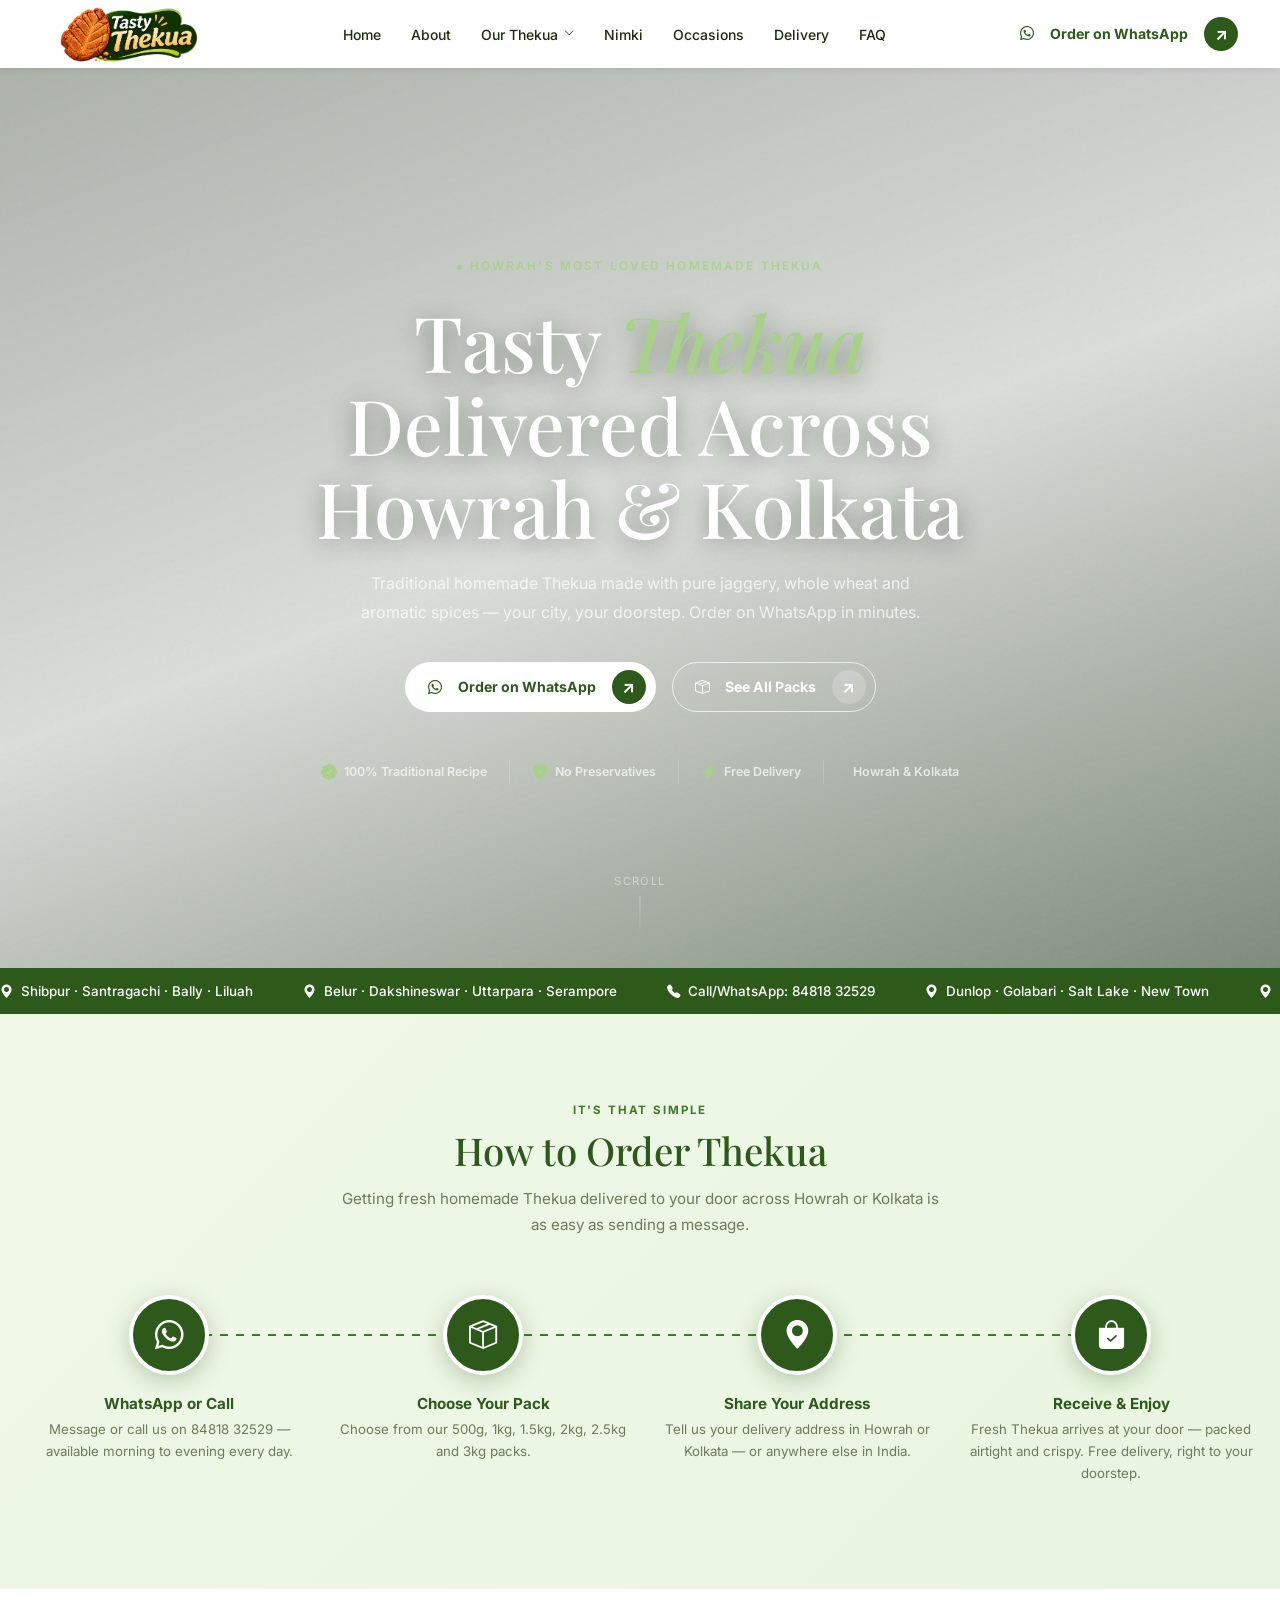
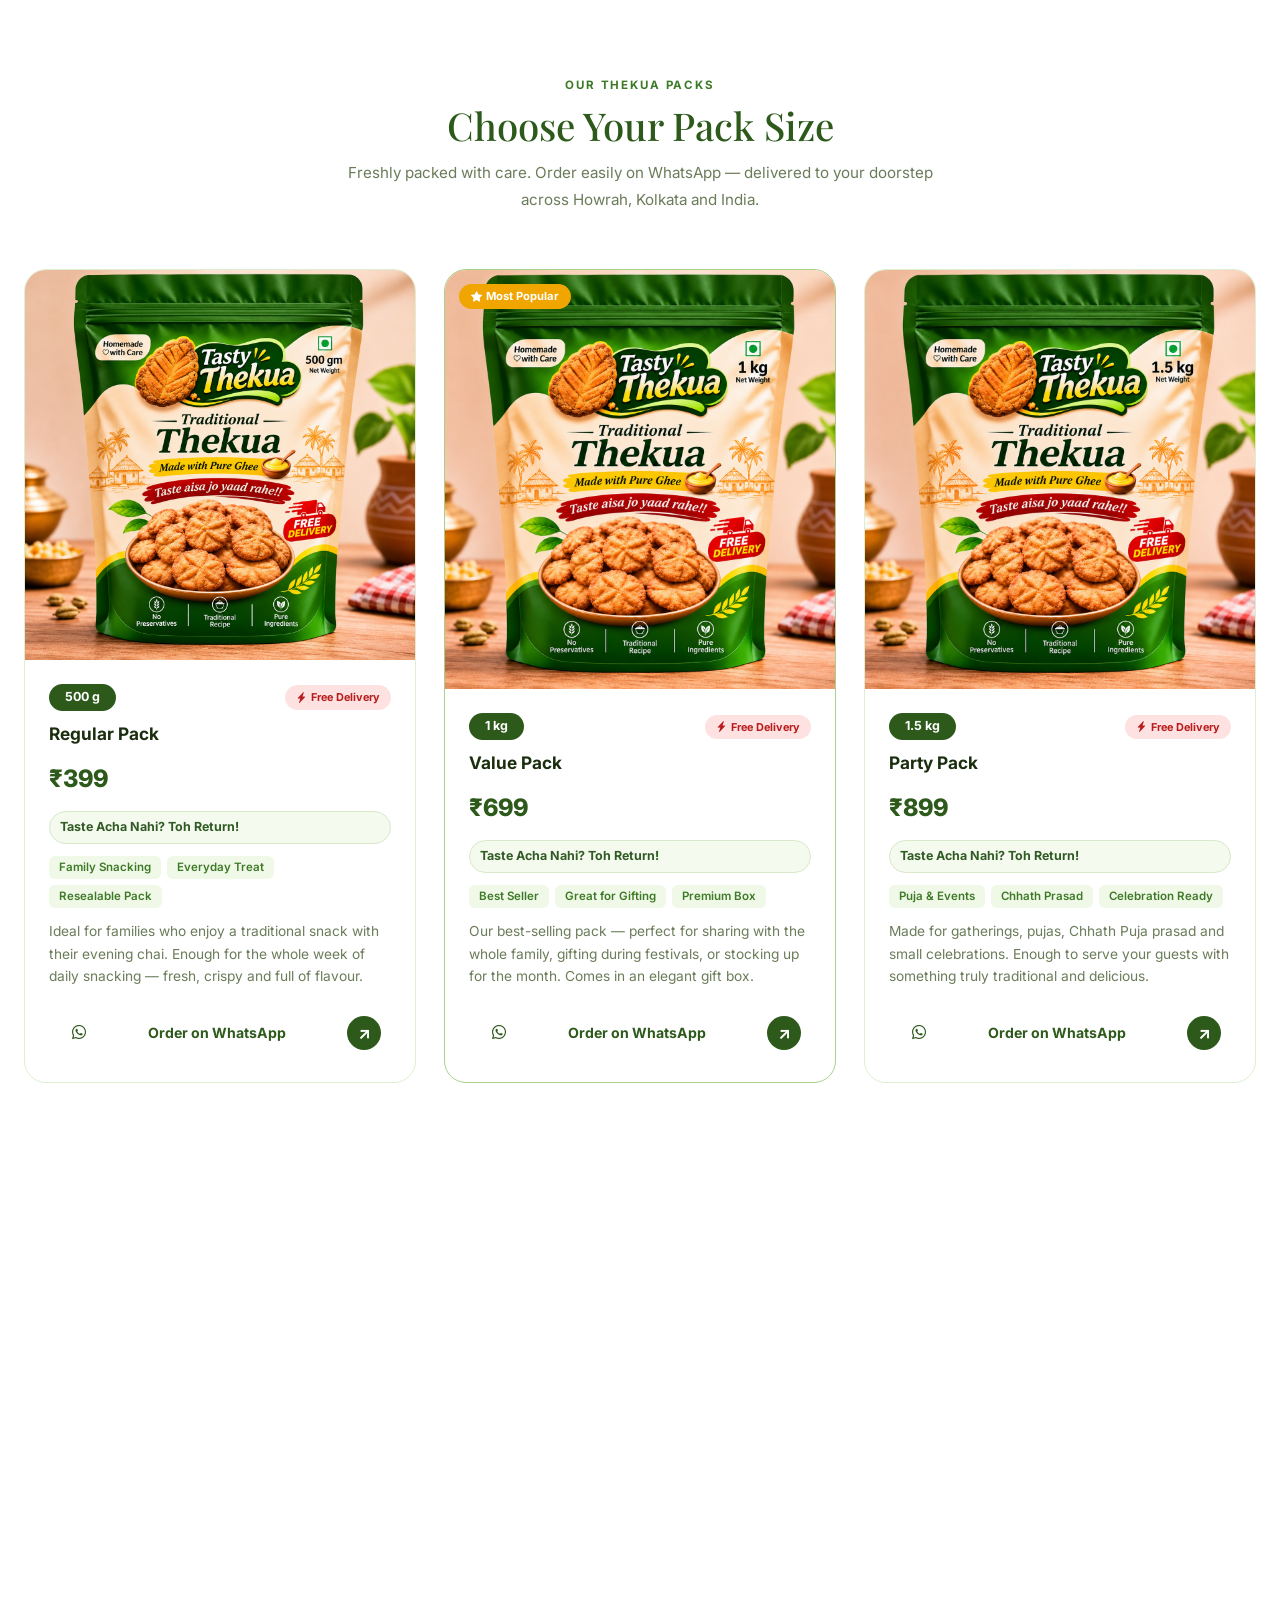
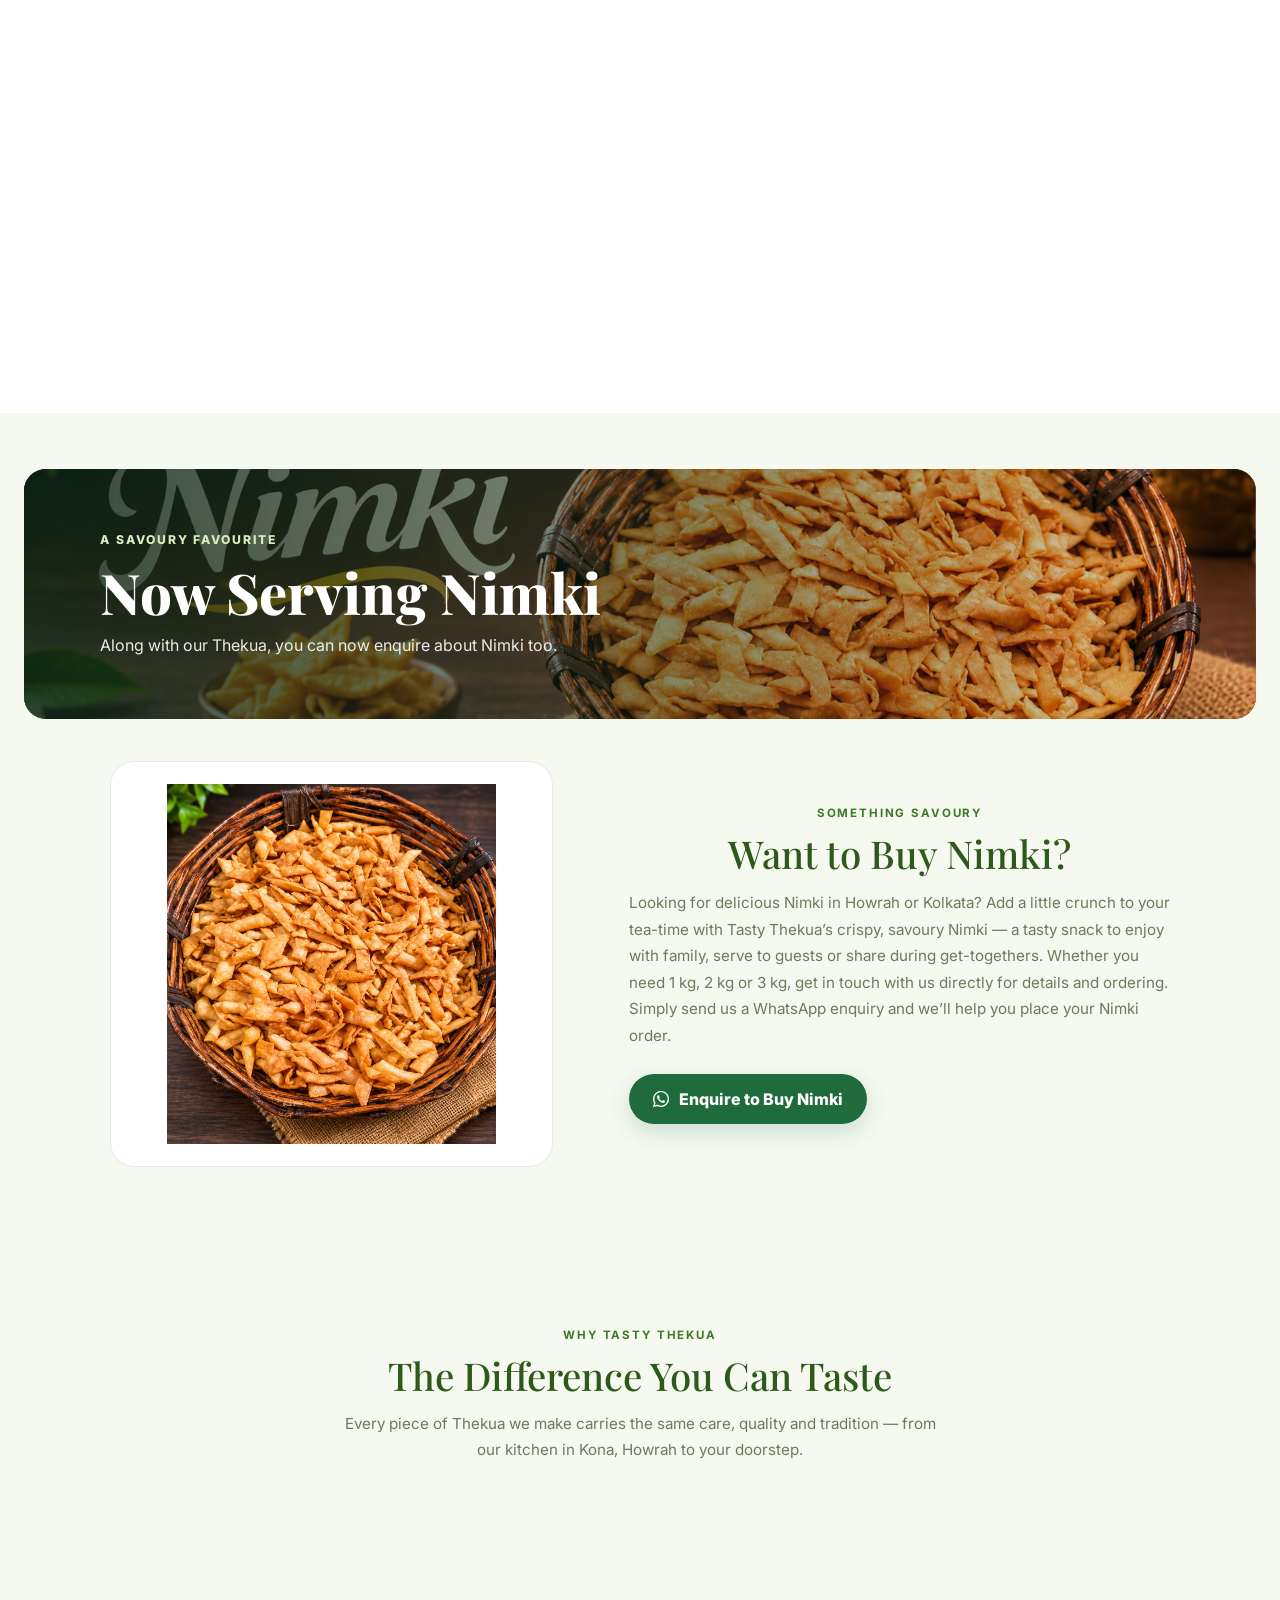
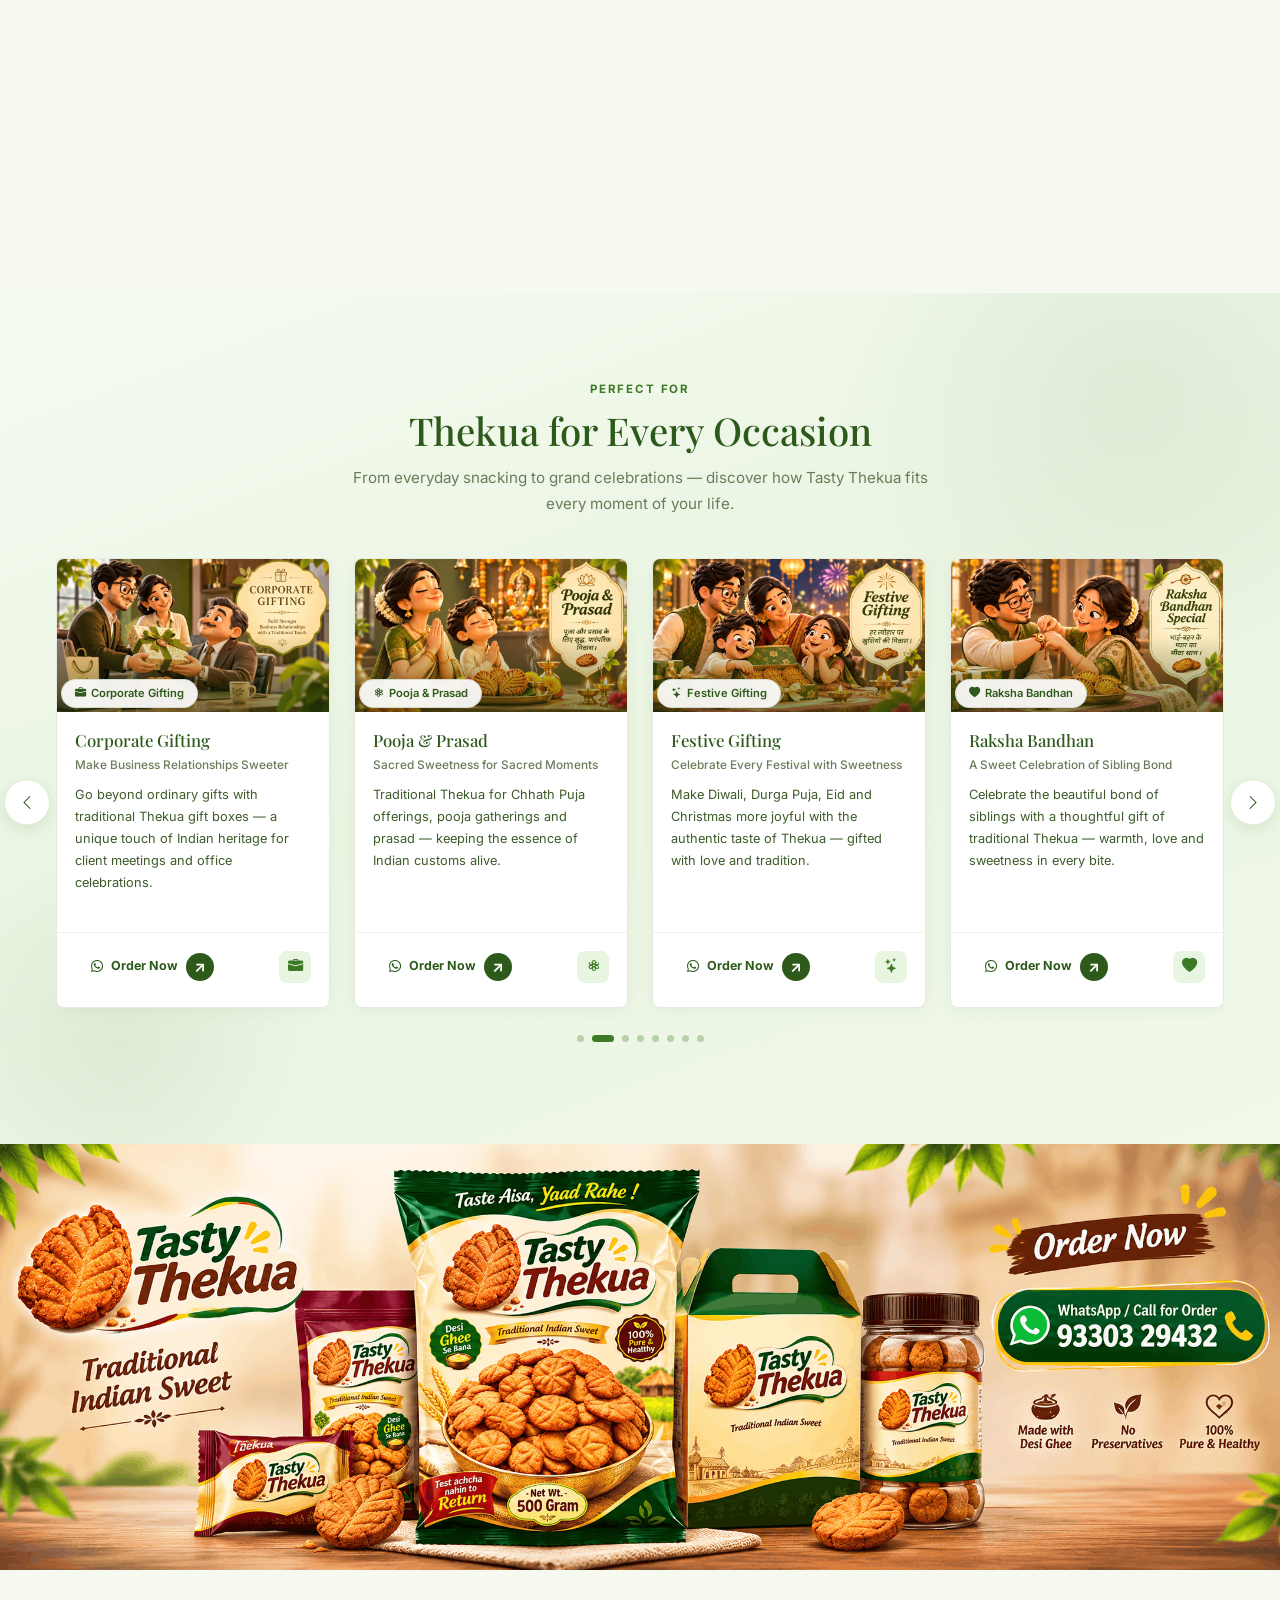
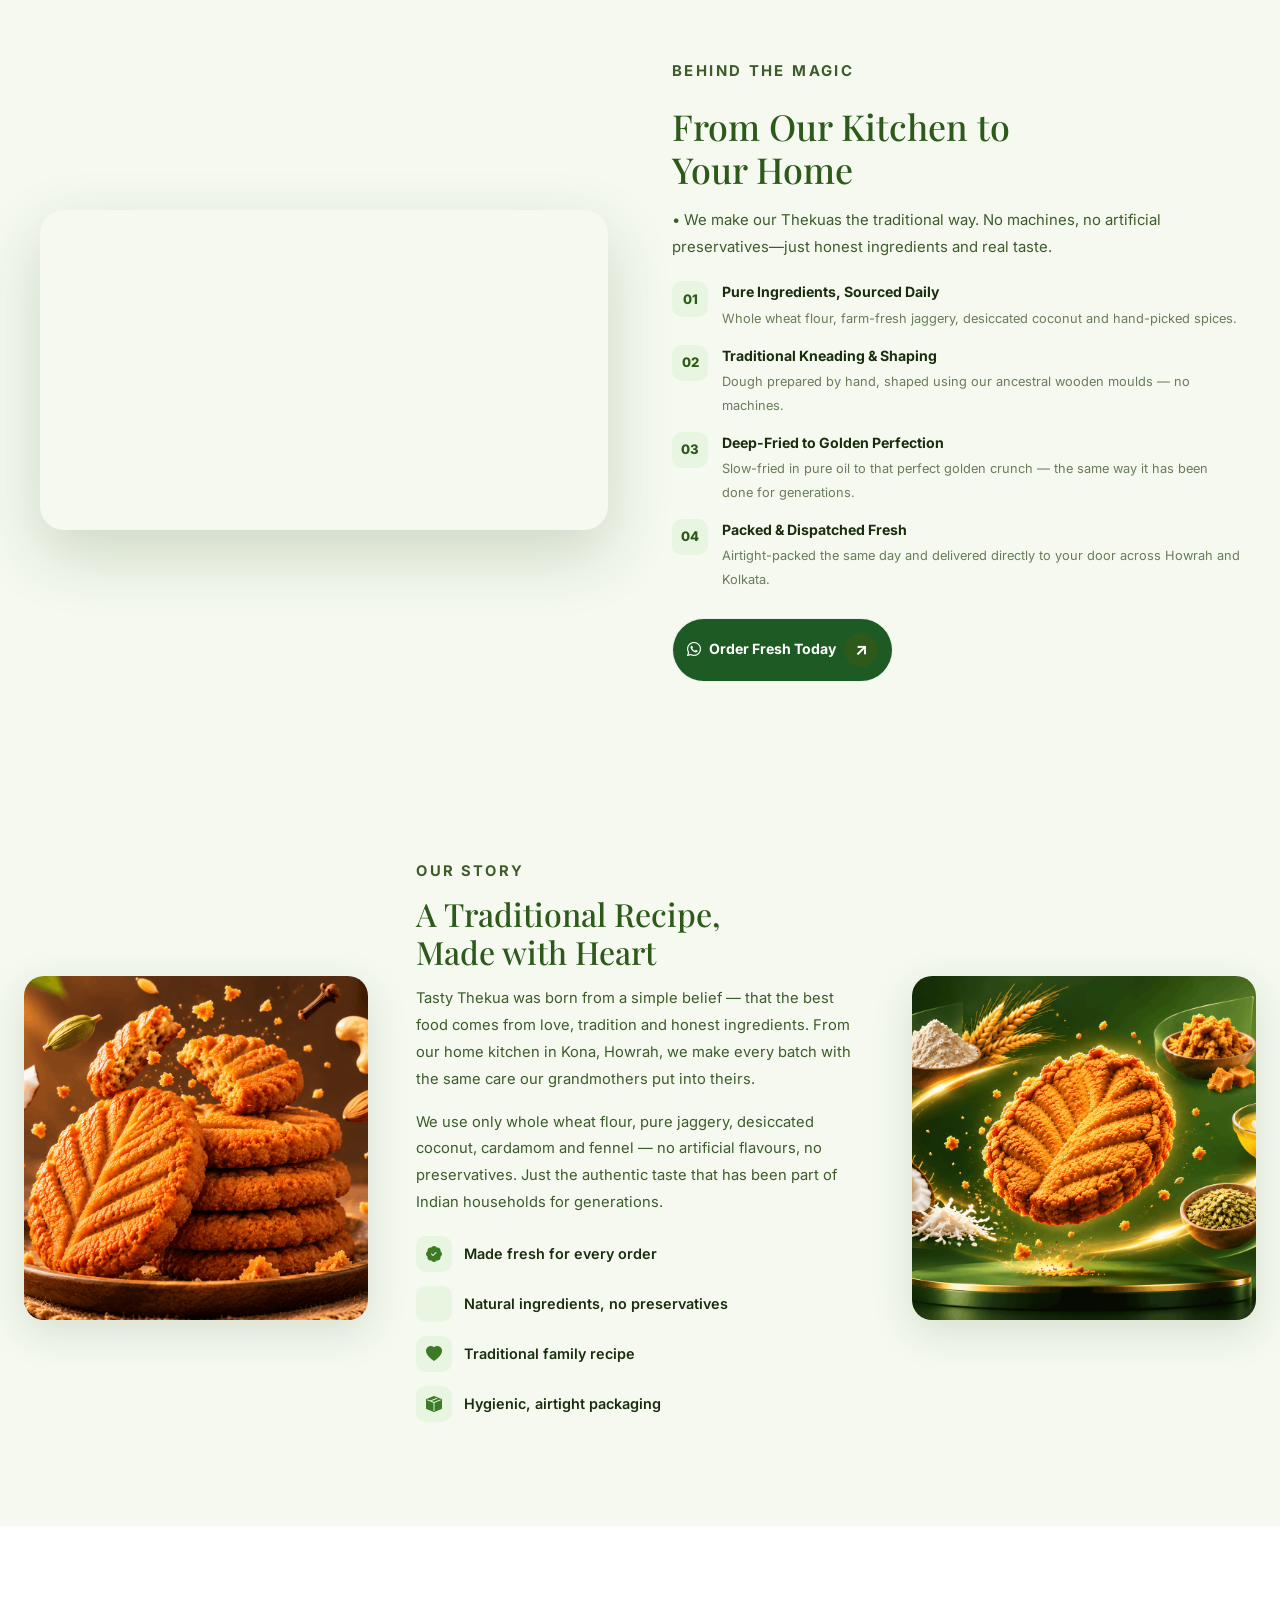
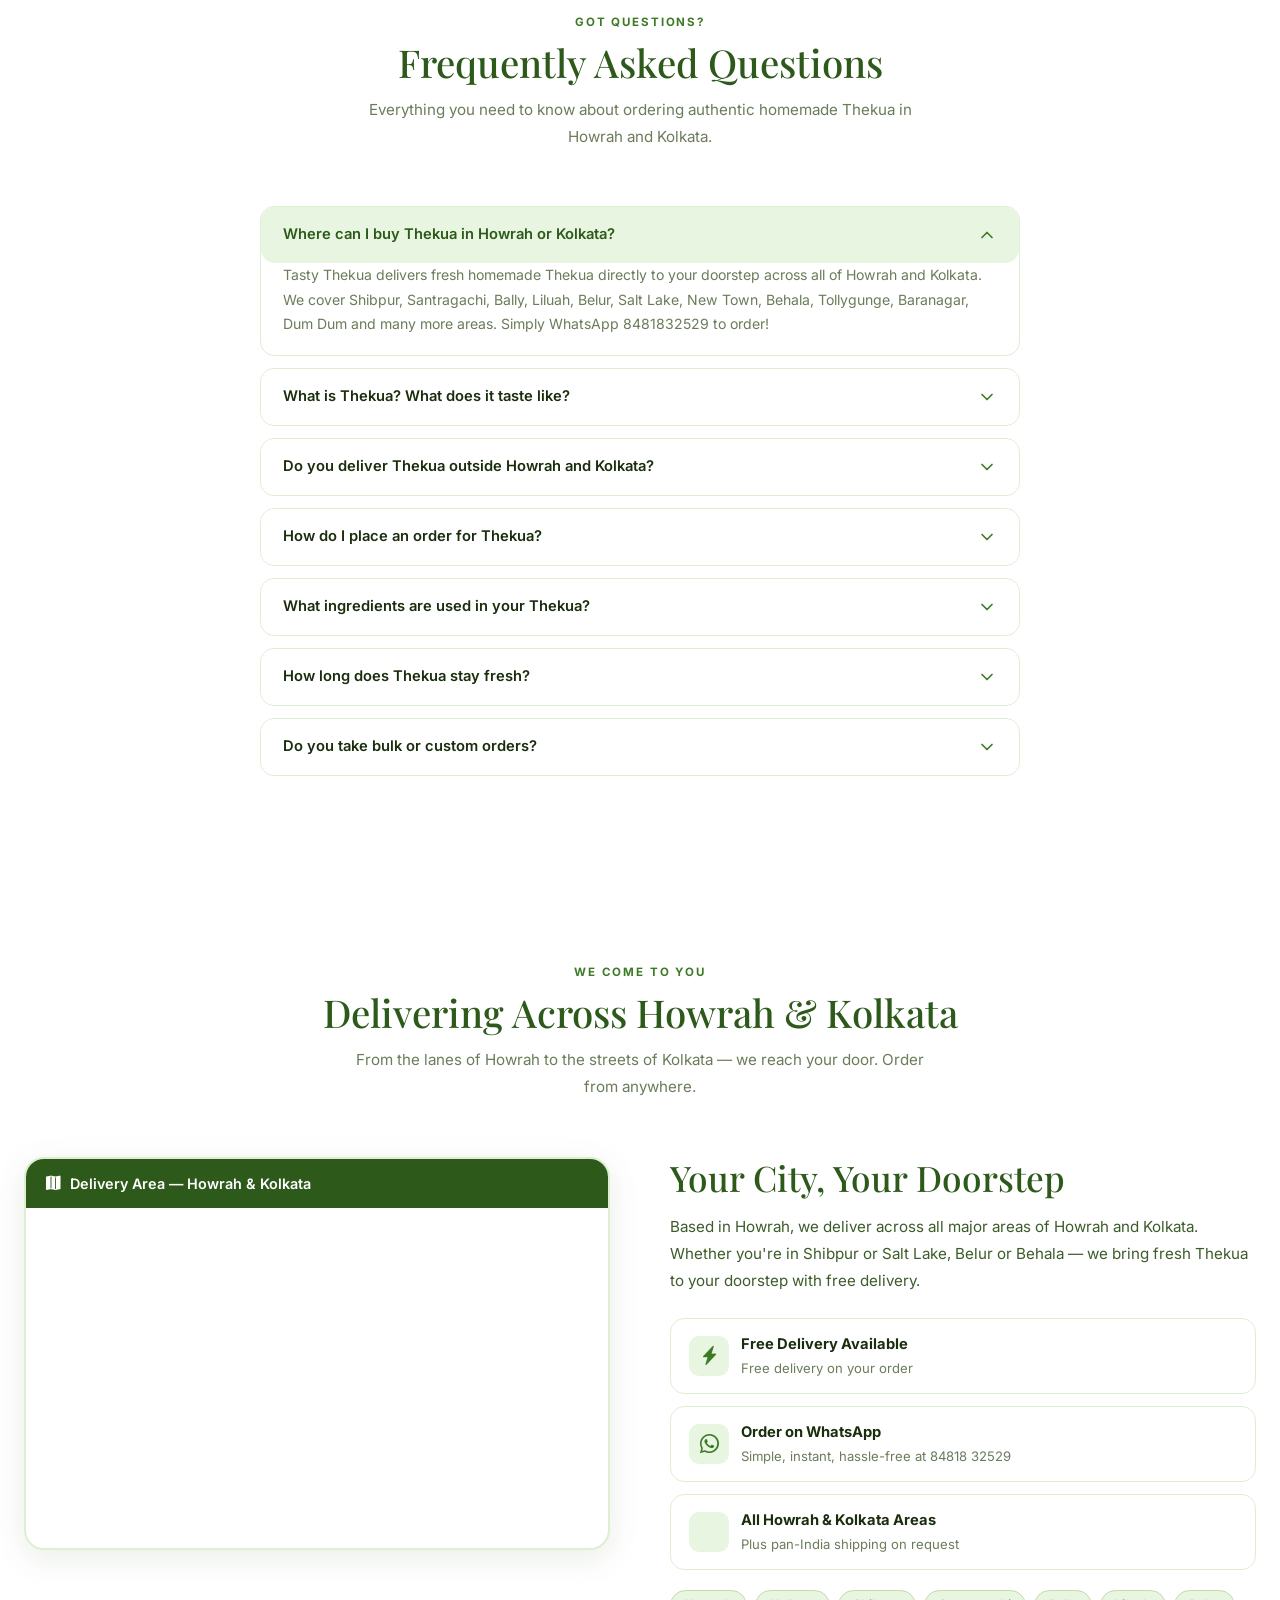
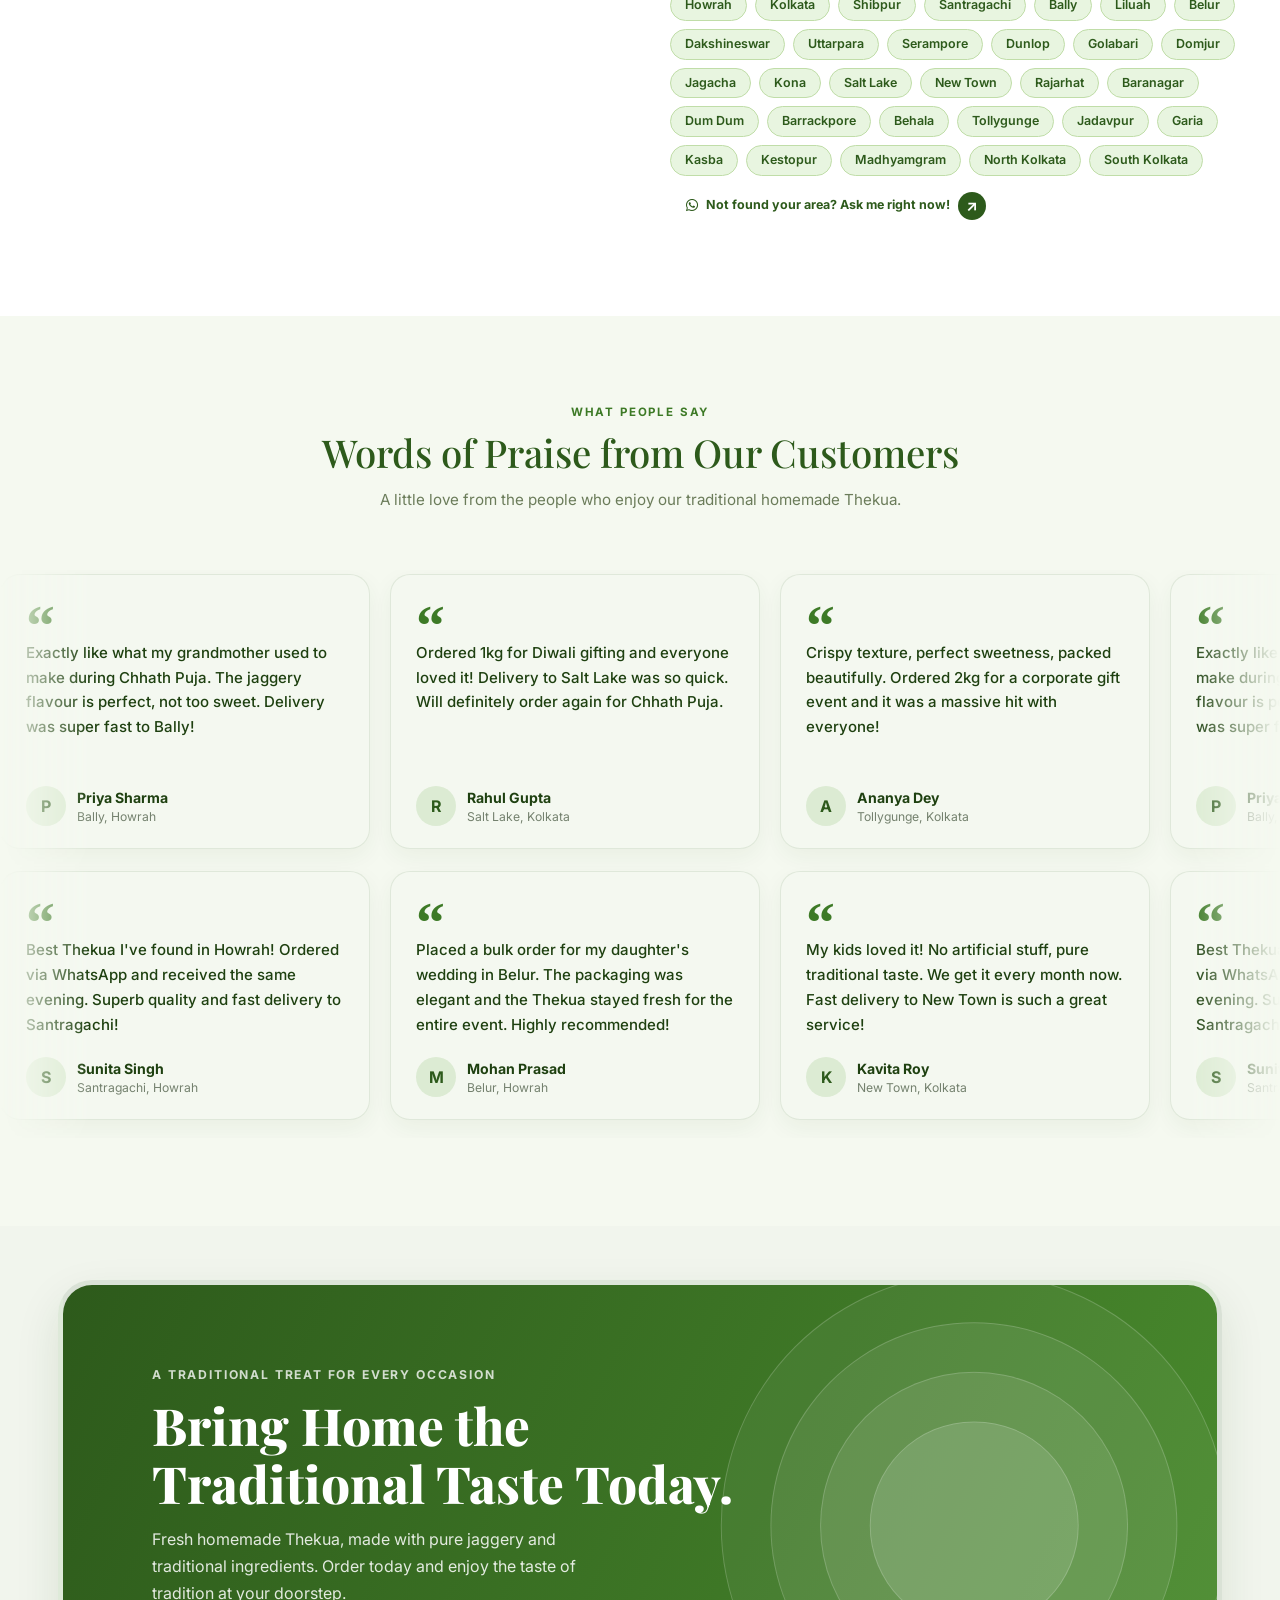
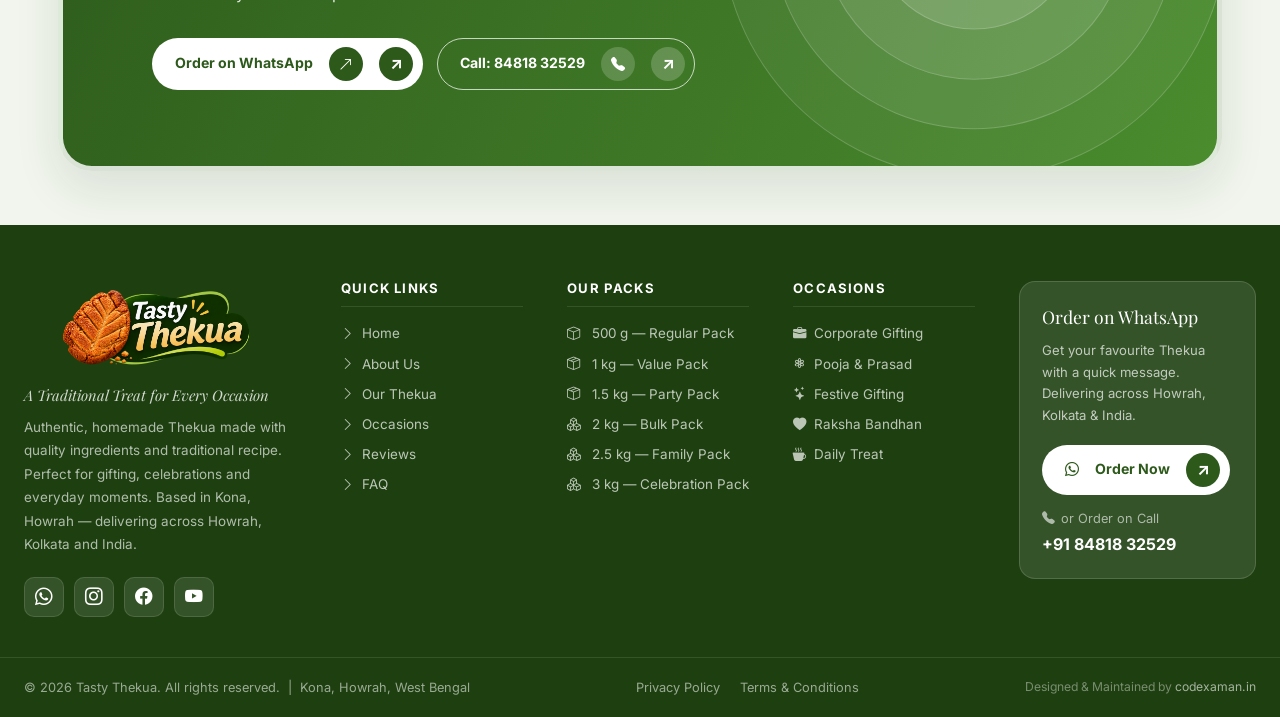
<file: index.html>
<!DOCTYPE html>
<html lang="en">
<head>
  <meta charset="UTF-8" />
  <meta name="viewport" content="width=device-width, initial-scale=1, viewport-fit=cover" />
  <link rel="icon" type="image/png" href="assets/images/fvicon.png" />
  <title>Thekua | Tasty Thekua – Best Homemade Thekua in Howrah & Kolkata | Order on WhatsApp</title>
  <meta name="description"
    content="Order Thekua in Howrah & Kolkata. Free delivery across Shibpur, Santragachi, Bally, Liluah, Belur, Uttarpara, Serampore, Dunlop, Dakshineswar, Golabari, Domjur, Jagacha, Salt Lake, New Town, Behala, Tollygunge & all areas. Traditional recipe, hygienically made. Call/WhatsApp: 8481832529." />
  <meta name="keywords"
    content="thekua, bihari thekua, best thekua in howrah, buy thekua online, thekua seller in kolkata, thekua online, thekua in howrah, thekua in kolkata, best thekua seller online , best thekua available in kolkata, thekua in bihar, thekua shop online, thekua Howrah, thekua Kolkata, thekua near me, buy thekua online, homemade thekua, traditional thekua delivery, thekua gift pack, Chhath Prasad thekua, thekua Shibpur, thekua Santragachi, thekua Bally, thekua Liluah, thekua Uttarpara, thekua Serampore, thekua Dunlop, thekua Dakshineswar, thekua Belur, thekua Golabari, thekua Kona, thekua Domjur, thekua Jagacha, thekua Salt Lake, thekua New Town, thekua Behala, thekua Tollygunge, thekua Barrackpore, thekua Baranagar, thekua Dum Dum, thekua Kasba, thekua Jadavpur, thekua Garia, thekua Rajarhat, thekua North Kolkata, thekua South Kolkata, thekua corporate gifting, thekua Chhath Puja, thekua Diwali, best thekua Kolkata, Tasty Thekua Howrah" />
  <meta name="author" content="Tasty Thekua" />
  <meta name="robots" content="index, follow, max-image-preview:large, max-snippet:-1, max-video-preview:-1" />
  <meta property="og:title" content="Thekua – Tasty Thekua | Best Homemade Thekua in Howrah & Kolkata" />
  <meta property="og:description"
    content="Authentic homemade Thekua from Howrah. Order on WhatsApp. Delivering across Howrah and Kolkata." />
  <meta property="og:type" content="website" />
  <meta property="og:locale" content="en_IN" />
  <meta name="geo.region" content="IN-WB" />
  <meta name="geo.placename" content="Kona, Howrah, West Bengal, India" />
  <meta name="geo.position" content="22.5802;88.2866" />
  <meta name="ICBM" content="22.5802, 88.2866" />
  <link rel="canonical" href="https://tastythekua.in/" />

  <script
    type="application/ld+json">{"@context":"https://schema.org","@type":"FoodEstablishment","name":"Tasty Thekua","description":"Authentic homemade Thekua made with traditional recipe — whole wheat flour, pure jaggery and aromatic spices. Home delivery across Howrah and Kolkata.","url":"https://tastythekua.in/","telephone":"+918481832529","address":{"@type":"PostalAddress","streetAddress":"Kona","addressLocality":"Howrah","addressRegion":"West Bengal","postalCode":"711114","addressCountry":"IN"},"geo":{"@type":"GeoCoordinates","latitude":22.5802,"longitude":88.2866},"servesCuisine":["Indian","Bengali"],"priceRange":"₹","areaServed":["Howrah","Kolkata","Shibpur","Santragachi","Bally","Liluah","Belur","Uttarpara","Serampore","Dunlop","Dakshineswar","Golabari","Domjur","Jagacha","Salt Lake","New Town","Behala","Tollygunge","Barrackpore","Baranagar","Dum Dum","Kasba","Jadavpur","Garia","Rajarhat","Kestopur","Madhyamgram","Barasat","North Kolkata","South Kolkata","West Bengal","India"]}</script>
  <script
    type="application/ld+json">{"@context":"https://schema.org","@type":"FAQPage","mainEntity":[{"@type":"Question","name":"Where can I buy Thekua in Howrah or Kolkata?","acceptedAnswer":{"@type":"Answer","text":"Tasty Thekua delivers fresh homemade Thekua across all of Howrah and Kolkata. WhatsApp 8481832529 to order."}},{"@type":"Question","name":"What is Thekua?","acceptedAnswer":{"@type":"Answer","text":"Thekua is a traditional Indian sweet biscuit made from whole wheat flour, jaggery, coconut and spices. Popular during Chhath Puja as prasad."}},{"@type":"Question","name":"Do you deliver outside Howrah and Kolkata?","acceptedAnswer":{"@type":"Answer","text":"Yes! We deliver pan-India. WhatsApp 8481832529 to arrange shipping anywhere in India."}},{"@type":"Question","name":"How do I order Thekua?","acceptedAnswer":{"@type":"Answer","text":"WhatsApp or call 8481832529, tell us pack size and address, we confirm instantly."}},{"@type":"Question","name":"What ingredients are used?","acceptedAnswer":{"@type":"Answer","text":"Whole wheat flour, pure jaggery, desiccated coconut, cardamom, fennel seeds, refined oil. No preservatives."}},{"@type":"Question","name":"How long does Thekua stay fresh?","acceptedAnswer":{"@type":"Answer","text":"2–3 weeks in an airtight container at room temperature."}},{"@type":"Question","name":"Do you take bulk orders?","acceptedAnswer":{"@type":"Answer","text":"Yes, for weddings, corporate events, Chhath Puja, Diwali and all occasions. Call 8481832529."}}]}</script>

  <!-- Fonts -->
  <link
    href="https://fonts.googleapis.com/css2?family=Playfair+Display:ital,wght@0,600;0,700;1,600;1,700&family=Inter:wght@300;400;500;600;700&display=swap"
    rel="stylesheet" />
  <!-- Bootstrap 5.3 -->
  <link href="https://cdn.jsdelivr.net/npm/bootstrap@5.3.3/dist/css/bootstrap.min.css" rel="stylesheet" />
  <!-- Bootstrap Icons -->
  <link href="https://cdn.jsdelivr.net/npm/bootstrap-icons@1.11.3/font/bootstrap-icons.min.css" rel="stylesheet" />
  <!-- Swiper -->
  <link rel="stylesheet" href="https://cdn.jsdelivr.net/npm/swiper@11.1.4/swiper-bundle.min.css" />
  <link rel="stylesheet" href="assets/css/style.css">

  <!-- Trail Pack First-Visit Popup -->
  <style>
    .trail-promo-overlay {
      position: fixed; inset: 0; z-index: 20000; display: none;
      align-items: center; justify-content: center; padding: 20px;
      background: rgba(12, 22, 10, .72); backdrop-filter: blur(5px);
    }
    .trail-promo-overlay.is-visible { display: flex; }
    .trail-promo-modal {
      position: relative; width: min(440px, 100%); max-height: 90vh;
      overflow-y: auto; background: #fff; border-radius: 22px;
      padding: 18px 18px 24px; text-align: center;
      box-shadow: 0 24px 80px rgba(0,0,0,.28);
      animation: trailPromoIn .28s ease-out;
    }
    .trail-promo-close {
      position: absolute; top: 10px; right: 10px; z-index: 2;
      width: 36px; height: 36px; border: 0; border-radius: 50%;
      background: rgba(255,255,255,.94); color: #26351f;
      font-size: 25px; line-height: 1; cursor: pointer;
      box-shadow: 0 2px 10px rgba(0,0,0,.12);
    }
    .trail-promo-image {
      display: block; width: 100%; max-height: 310px;
      object-fit: contain; border-radius: 14px; margin: 0 auto 15px;
    }
    .trail-promo-kicker {
      color: #6c8d45; font-size: .72rem; font-weight: 800;
      letter-spacing: .16em; text-transform: uppercase; margin-bottom: 7px;
    }
    .trail-promo-title {
      color: #203b18; font-family: 'Playfair Display', Georgia, serif;
      font-size: clamp(1.65rem, 5vw, 2rem); font-weight: 700; margin: 0 0 8px;
    }
    .trail-promo-copy { color: #687263; font-size: .94rem; margin: 0 auto 18px; max-width: 320px; }
    .trail-promo-order {
      display: inline-flex; align-items: center; justify-content: center;
      min-height: 48px; width: min(100%, 280px); padding: 12px 24px;
      border-radius: 999px; background: #2d5a1b; color: #fff;
      text-decoration: none; font-weight: 700; transition: background .2s, transform .2s;
    }
    .trail-promo-order:hover { background: #1f4312; color: #fff; transform: translateY(-1px); }
    @keyframes trailPromoIn { from { opacity: 0; transform: translateY(12px) scale(.98); } to { opacity: 1; transform: translateY(0) scale(1); } }
    @media (max-width: 480px) {
      .trail-promo-overlay { padding: 14px; }
      .trail-promo-modal { padding: 14px 14px 20px; border-radius: 18px; }
      .trail-promo-image { max-height: 260px; }
    }
    @media (prefers-reduced-motion: reduce) {
      .trail-promo-modal { animation: none; }
      .trail-promo-order { transition: none; }
    }
  </style>

</head>

<body>


  <!-- Trail Pack First-Visit Popup -->
  <!-- <div class="trail-promo-overlay" id="trailPromoModal" aria-hidden="true">
    <div class="trail-promo-modal" role="dialog" aria-modal="true" aria-labelledby="trailPromoTitle">
      <button class="trail-promo-close" id="trailPromoClose" type="button" aria-label="Close popup">&times;</button>
      <img class="trail-promo-image" src="assets/images/trail.png" alt="Tasty Thekua Trail Pack">
      <div class="trail-promo-kicker">A little taste of tradition</div>
      <h2 class="trail-promo-title" id="trailPromoTitle">Try Our Trail Pack</h2>
      <p class="trail-promo-copy">Discover the traditional taste of homemade Thekua. Order your pack today!</p>
      <a class="trail-promo-order" href="https://wa.me/918481832529?text=Hi!%20I%27d%20like%20to%20order%20the%20Trail%20Pack." target="_blank" rel="noopener noreferrer">Order Now</a>
    </div>
  </div> -->

  <!-- ═══ NAVBAR ═══ -->
  <nav id="navbar" aria-label="Main navigation">
    <div class="nav-wrap">
      <a href="/" class="logo" aria-label="Tasty Thekua Home">
        <!-- <svg width="36" height="36" viewBox="0 0 38 38" fill="none" aria-hidden="true"><circle cx="19" cy="19" r="19" fill="#e8f5e0"/><path d="M19 7C13 13 11 17 13 23C15 27 23 27 25 23C27 17 25 13 19 7Z" fill="#2d5a1b"/><path d="M19 7C19 13 19 19 19 27" stroke="rgba(255,255,255,.5)" stroke-width="1.5"/></svg>
      <div class="logo-text"><span>Tasty</span><span>Thekua</span></div> -->
        <img src="assets/images/logo.png" alt="" srcset="" style="width: 200px;">
      </a>

      <div class="nav-center">
        <a href="/" class="nav-link-c">Home</a>
        <a href="#about" class="nav-link-c">About</a>

        <!-- Our Thekua — fullwidth mega -->
        <div class="nav-item" id="megaItem">
          <span class="nav-link-c" id="megaTrigger">Our Thekua <i class="bi bi-chevron-down nav-arrow"
              id="megaArrow"></i></span>

          <!-- Full-width panel -->
          <div class="mega-panel" id="megaPanel" role="region" aria-label="Product menu">
            <div class="mega-panel-inner">
              <div class="mega-top-row">
                <div>
                  <div class="mega-top-title">Our Thekua Packs</div>
                  <div class="mega-top-sub">Fresh, homemade &amp; delivered to your door across Howrah, Kolkata &amp;
                    India</div>
                </div>
                <div class="same-day-pill"><i class="bi bi-lightning-charge-fill"></i> Free Delivery Available</div>
              </div>

              <div class="mega-products-grid">
                <!-- 500g -->
                <div class="mega-pack-card">
                  <img class="mega-pack-img" src="assets/images/500gm.png" alt="500g Thekua pack" loading="lazy" />
                  <div class="mega-weight-badge">500 g</div>
                  <div class="mega-pack-name">Regular Pack</div>
                  <div class="mega-pack-price" style="font-size:1rem;font-weight:800;color:var(--green-dark);margin:7px 0;">₹399</div>
                  <div class="mega-pack-use">Family Snacking</div>
                  <div class="mega-same-day-tag"><i class="bi bi-lightning-charge-fill"></i> Free Delivery</div>
                  <a href="https://wa.me/918481832529?text=Hi! I'd like to order the 500g Regular Pack of Thekua."
                    class="mega-order-btn"><i class="bi bi-whatsapp"></i> Order Now</a>
                </div>
                <!-- 1kg Popular -->
                <div class="mega-pack-card" style="border-color:#a8d08a;background:#fafff7;">
                  <div class="mega-popular-ribbon"><i class="bi bi-star-fill me-1"></i>Most Popular</div>
                  <img class="mega-pack-img" src="assets/images/1kg.png" alt="1kg Thekua value pack" loading="lazy" />
                  <div class="mega-weight-badge">1 kg</div>
                  <div class="mega-pack-name">Value Pack</div>
                  <div class="mega-pack-price" style="font-size:1rem;font-weight:800;color:var(--green-dark);margin:7px 0;">₹699</div>
                  <div class="mega-pack-use">Best Value</div>
                  <div class="mega-same-day-tag"><i class="bi bi-lightning-charge-fill"></i> Free Delivery</div>
                  <a href="https://wa.me/918481832529?text=Hi! I'd like to order the 1kg Value Pack of Thekua."
                    class="mega-order-btn"><i class="bi bi-whatsapp"></i> Order Now</a>
                </div>
                <!-- 1.5kg -->
                <div class="mega-pack-card">
                  <img class="mega-pack-img" src="assets/images/1.5kg.png" alt="1.5kg party Thekua" loading="lazy" />
                  <div class="mega-weight-badge">1.5 kg</div>
                  <div class="mega-pack-name">Party Pack</div>
                  <div class="mega-pack-price" style="font-size:1rem;font-weight:800;color:var(--green-dark);margin:7px 0;">₹899</div>
                  <div class="mega-pack-use">Puja &amp; Events</div>
                  <div class="mega-same-day-tag"><i class="bi bi-lightning-charge-fill"></i> Free Delivery</div>
                  <a href="https://wa.me/918481832529?text=Hi! I'd like to order the 1.5kg Party Pack of Thekua."
                    class="mega-order-btn"><i class="bi bi-whatsapp"></i> Order Now</a>
                </div>
                <!-- 2kg -->
                <div class="mega-pack-card">
                  <img class="mega-pack-img" src="assets/images/2kg.png" alt="2kg bulk Thekua" loading="lazy" />
                  <div class="mega-weight-badge">2 kg</div>
                  <div class="mega-pack-name">Bulk Pack</div>
                  <div class="mega-pack-price" style="font-size:1rem;font-weight:800;color:var(--green-dark);margin:7px 0;">₹1,199</div>
                  <div class="mega-pack-use">Corporate &amp; Gifting</div>
                  <div class="mega-same-day-tag"><i class="bi bi-lightning-charge-fill"></i> Free Delivery</div>
                  <a href="https://wa.me/918481832529?text=Hi! I'd like to order the 2kg Bulk Pack of Thekua."
                    class="mega-order-btn"><i class="bi bi-whatsapp"></i> Order Now</a>
                </div>
                <!-- 2.5kg -->
                <div class="mega-pack-card">
                  <img class="mega-pack-img" src="assets/images/2.5kg.png" alt="2.5kg bulk Thekua" loading="lazy" />
                  <div class="mega-weight-badge">2.5 kg</div>
                  <div class="mega-pack-name">Family Pack</div>
                  <div class="mega-pack-price" style="font-size:1rem;font-weight:800;color:var(--green-dark);margin:7px 0;">₹1,499</div>
                  <div class="mega-pack-use">Large Family Orders</div>
                  <div class="mega-same-day-tag"><i class="bi bi-lightning-charge-fill"></i> Free Delivery</div>
                  <a href="https://wa.me/918481832529?text=Hi! I'd like to order the 2.5kg Family Pack of Thekua."
                    class="mega-order-btn"><i class="bi bi-whatsapp"></i> Order Now</a>
                </div>

                <!-- 3kg -->
                <div class="mega-pack-card">
                  <img class="mega-pack-img" src="assets/images/3kg.png" alt="3kg bulk Thekua" loading="lazy" />
                  <div class="mega-weight-badge">3 kg</div>
                  <div class="mega-pack-name">Celebration Pack</div>
                  <div class="mega-pack-price" style="font-size:1rem;font-weight:800;color:var(--green-dark);margin:7px 0;">₹1,799</div>
                  <div class="mega-pack-use">Weddings &amp; Events</div>
                  <div class="mega-same-day-tag"><i class="bi bi-lightning-charge-fill"></i> Free Delivery</div>
                  <a href="https://wa.me/918481832529?text=Hi! I'd like to order the 3kg Celebration Pack of Thekua."
                    class="mega-order-btn"><i class="bi bi-whatsapp"></i> Order Now</a>
                </div>

              </div>

              <div class="mega-bottom-bar">
                <p><i class="bi bi-gift-fill me-2" style="color:var(--green-mid)"></i>Need <strong>corporate gifting,
                    wedding orders or bulk Chhath Puja prasad?</strong> We handle any quantity with custom packaging —
                  just tell us your requirement.</p>
                <a href="https://wa.me/918481832529?text=Hi! I need Thekua for a bulk or special order. Can you help?"
                  class="mega-wa-cta"><i class="bi bi-whatsapp"></i> Discuss on WhatsApp</a>
              </div>
            </div>
          </div>
          <!-- backdrop -->
          <div class="mega-backdrop" id="megaBackdrop"></div>
        </div>

        <a href="#nimki" class="nav-link-c">Nimki</a>
        <a href="#occasions" class="nav-link-c">Occasions</a>
        <a href="#delivery" class="nav-link-c">Delivery</a>
        <a href="#faq" class="nav-link-c">FAQ</a>
      </div>

      <a href="https://wa.me/918481832529" class="nav-btn"><i class="bi bi-whatsapp"></i> Order on WhatsApp</a>
      <button class="hamburger" id="hamburger" aria-label="Open menu" aria-expanded="false">
        <span></span><span></span><span></span>
      </button>
    </div>
  </nav>

  <!-- Mobile Drawer -->
  <div id="mobileDrawer" role="dialog" aria-label="Mobile navigation">
    <a href="/" class="mob-nav-link">Home</a>
    <a href="#about" class="mob-nav-link">About</a>
    <div class="mob-nav-link" id="mobPacksBtn" style="cursor:pointer;">Our Thekua <i class="bi bi-chevron-down"></i>
    </div>
    <div class="mob-sub" id="mobPacksSub">
      <a href="#packs" class="mob-sub-link"><i class="bi bi-box me-2"></i>500g Regular Pack</a>
      <a href="#packs" class="mob-sub-link"><i class="bi bi-box-seam me-2"></i>1kg Value Pack</a>
      <a href="#packs" class="mob-sub-link"><i class="bi bi-box-seam me-2"></i>1.5kg Party Pack</a>
      <a href="#packs" class="mob-sub-link"><i class="bi bi-boxes me-2"></i>2kg Bulk Pack</a>
      <a href="#packs" class="mob-sub-link"><i class="bi bi-boxes me-2"></i>2.5kg Family Pack</a>
      <a href="#packs" class="mob-sub-link"><i class="bi bi-boxes me-2"></i>3kg Celebration Pack</a>
    </div>
    <a href="#nimki" class="mob-nav-link">Nimki</a>
    <a href="#occasions" class="mob-nav-link">Occasions</a>
    <a href="#delivery" class="mob-nav-link">Delivery Areas</a>
    <a href="#faq" class="mob-nav-link">FAQ</a>
    <div style="padding:20px 24px;">
      <a href="https://wa.me/918481832529" class="btn-wa-f w-100 justify-content-center"><i class="bi bi-whatsapp"></i>
        Order on WhatsApp</a>
    </div>
  </div>

  <!-- ═══════════════════════════════════
     HERO — full-screen video background
════════════════════════════════════ -->
  <section class="hero" aria-label="Hero section">
    <!-- Background video — autoplay loop muted -->
    <video class="hero-video-bg" autoplay muted loop playsinline preload="auto"
      poster="https://placehold.co/1920x1080/0f2d08/a8d08a?text=">
      <!-- Replace src with your actual video file -->
      <source src="hero-vdo.mp4" type="video/mp4" />
    </video>
    <!-- Fallback bg if video fails -->
    <!-- <div style="position:absolute;inset:0;background:linear-gradient(135deg,#0f2d08,#1e4010,#2d5a1b);z-index:0;"></div> -->

    <div class="hero-overlay"></div>
    <div class="hero-grain"></div>

    <div class="hero-content">
      <div class="hero-eyebrow">
        <span class="hero-eyebrow-dot"></span>
        Howrah's Most Loved Homemade Thekua
      </div>
      <h1>Tasty <em>Thekua</em><br>Delivered Across<br>Howrah &amp; Kolkata</h1>
      <p class="hero-sub">Traditional homemade Thekua made with pure jaggery, whole wheat and aromatic spices — your
        city, your doorstep. Order on WhatsApp in minutes.</p>
      <div class="hero-btns">
        <a href="https://wa.me/918481832529" class="btn-hero-primary"><i class="bi bi-whatsapp"></i> Order on
          WhatsApp</a>
        <a href="#packs" class="btn-hero-outline"><i class="bi bi-box-seam"></i> See All Packs</a>
      </div>
      <div class="hero-trust">
        <div class="trust-item"><i class="bi bi-patch-check-fill"></i>100% Traditional Recipe</div>
        <div class="trust-item"><i class="bi bi-shield-fill-check"></i>No Preservatives</div>
        <div class="trust-item"><i class="bi bi-lightning-charge-fill"></i>Free Delivery</div>
        <div class="trust-item"><i class="bi bi-geo-heart-fill"></i>Howrah &amp; Kolkata</div>
      </div>
    </div>

    <div class="hero-scroll" aria-hidden="true">
      <span>Scroll</span>
      <div class="scroll-line"></div>
    </div>
  </section>

  <!-- ═══ STRIP ═══ -->
  <div class="delivery-strip" aria-label="Delivery areas marquee">
    <div class="strip-track">
      <div class="strip-item"><i class="bi bi-geo-alt-fill"></i> Shibpur · Santragachi · Bally · Liluah</div>
      <div class="strip-item"><i class="bi bi-geo-alt-fill"></i> Belur · Dakshineswar · Uttarpara · Serampore</div>
      <div class="strip-item"><i class="bi bi-telephone-fill"></i> Call/WhatsApp: 84818 32529</div>
      <div class="strip-item"><i class="bi bi-geo-alt-fill"></i> Dunlop · Golabari · Salt Lake · New Town</div>
      <div class="strip-item"><i class="bi bi-geo-alt-fill"></i> Behala · Tollygunge · Jadavpur · Garia</div>
      <div class="strip-item"><i class="bi bi-geo-alt-fill"></i> Baranagar · Dum Dum · Barrackpore · Rajarhat</div>
      <div class="strip-item"><i class="bi bi-geo-alt-fill"></i> Domjur · Jagacha · Kestopur · Madhyamgram</div>
      <div class="strip-item"><i class="bi bi-geo-alt-fill"></i> Shibpur · Santragachi · Bally · Liluah</div>
      <div class="strip-item"><i class="bi bi-geo-alt-fill"></i> Belur · Dakshineswar · Uttarpara · Serampore</div>
      <div class="strip-item"><i class="bi bi-telephone-fill"></i> Call/WhatsApp: 84818 32529</div>
      <div class="strip-item"><i class="bi bi-geo-alt-fill"></i> Dunlop · Golabari · Salt Lake · New Town</div>
      <div class="strip-item"><i class="bi bi-geo-alt-fill"></i> Behala · Tollygunge · Jadavpur · Garia</div>
      <div class="strip-item"><i class="bi bi-geo-alt-fill"></i> Baranagar · Dum Dum · Barrackpore · Rajarhat</div>
      <div class="strip-item"><i class="bi bi-geo-alt-fill"></i> Domjur · Jagacha · Kestopur · Madhyamgram</div>
    </div>
  </div>

    <!-- ═══ HOW TO ORDER ═══ -->
  <section class="section how-section">
    <div class="section-inner">
      <p class="sec-eyebrow">It's That Simple</p>
      <h2 class="sec-title">How to Order Thekua</h2>
      <p class="sec-sub">Getting fresh homemade Thekua delivered to your door across Howrah or Kolkata is as easy as
        sending a message.</p>
      <div class="how-grid">
        <div class="how-step reveal">
          <div class="step-circle"><i class="bi bi-whatsapp"></i></div>
          <h3>WhatsApp or Call</h3>
          <p>Message or call us on 84818 32529 — available morning to evening every day.</p>
        </div>
        <div class="how-step reveal">
          <div class="step-circle"><i class="bi bi-box-seam"></i></div>
          <h3>Choose Your Pack</h3>
          <p>Choose from our 500g, 1kg, 1.5kg, 2kg, 2.5kg and 3kg packs.</p>
        </div>
        <div class="how-step reveal">
          <div class="step-circle"><i class="bi bi-geo-alt-fill"></i></div>
          <h3>Share Your Address</h3>
          <p>Tell us your delivery address in Howrah or Kolkata — or anywhere else in India.</p>
        </div>
        <div class="how-step reveal">
          <div class="step-circle"><i class="bi bi-bag-check-fill"></i></div>
          <h3>Receive &amp; Enjoy</h3>
          <p>Fresh Thekua arrives at your door — packed airtight and crispy. Free delivery, right to your doorstep.</p>
        </div>
      </div>
    </div>
  </section>

  <!-- ═══ PACKS ═══ -->
  <section class="section" id="packs">
    <div class="section-inner">
      <p class="sec-eyebrow">Our Thekua Packs</p>
      <h2 class="sec-title">Choose Your Pack Size</h2>
      <p class="sec-sub">Freshly packed with care. Order easily on WhatsApp — delivered to your doorstep across Howrah,
        Kolkata and India.</p>
      <div class="packs-grid">

        <div class="pack-card reveal">
          <div class="pack-img-wrap"><img src="assets/images/500gm.png" alt="500g Regular Pack Thekua family snacking"
              loading="lazy" /></div>
          <div class="pack-body">
            <div class="pack-top-row"><span class="pack-tag">500 g</span><span class="same-day-mini"><i
                  class="bi bi-lightning-charge-fill"></i> Free Delivery</span></div>
            <p class="pack-name">Regular Pack</p>
            <p class="pack-price" style="font-size:1.5rem;font-weight:800;color:var(--green-dark);margin:8px 0 14px;">₹399</p>
            <p class="taste-guarantee" style="display:inline-block;margin:0 0 12px;padding:6px 10px;border:1px solid #d8e8c9;border-radius:20px;background:#f5faef;color:#315b25;font-size:.78rem;font-weight:700;">Taste Acha Nahi? Toh Return!</p>
            <div class="pack-features"><span class="pack-feat">Family Snacking</span><span class="pack-feat">Everyday
                Treat</span><span class="pack-feat">Resealable Pack</span></div>
            <p class="pack-desc">Ideal for families who enjoy a traditional snack with their evening chai. Enough for
              the whole week of daily snacking — fresh, crispy and full of flavour.</p>
            <a href="https://wa.me/918481832529?text=Hi! I'd like to order the 500g Regular Pack of Thekua."
              class="btn-wa-pack"><i class="bi bi-whatsapp"></i> Order on WhatsApp</a>
          </div>
        </div>

        <div class="pack-card reveal" style="border-color:#a8d08a;">
          <div class="pack-popular-badge"><i class="bi bi-star-fill me-1"></i>Most Popular</div>
          <div class="pack-img-wrap"><img src="assets/images/1kg.png"
              alt="1kg Value Pack best seller Thekua gift Howrah" loading="lazy" /></div>
          <div class="pack-body">
            <div class="pack-top-row"><span class="pack-tag">1 kg</span><span class="same-day-mini"><i
                  class="bi bi-lightning-charge-fill"></i> Free Delivery</span></div>
            <p class="pack-name">Value Pack</p>
            <p class="pack-price" style="font-size:1.5rem;font-weight:800;color:var(--green-dark);margin:8px 0 14px;">₹699</p>
            <p class="taste-guarantee" style="display:inline-block;margin:0 0 12px;padding:6px 10px;border:1px solid #d8e8c9;border-radius:20px;background:#f5faef;color:#315b25;font-size:.78rem;font-weight:700;">Taste Acha Nahi? Toh Return!</p>
            <div class="pack-features"><span class="pack-feat">Best Seller</span><span class="pack-feat">Great for
                Gifting</span><span class="pack-feat">Premium Box</span></div>
            <p class="pack-desc">Our best-selling pack — perfect for sharing with the whole family, gifting during
              festivals, or stocking up for the month. Comes in an elegant gift box.</p>
            <a href="https://wa.me/918481832529?text=Hi! I'd like to order the 1kg Value Pack of Thekua."
              class="btn-wa-pack"><i class="bi bi-whatsapp"></i> Order on WhatsApp</a>
          </div>
        </div>

        <div class="pack-card reveal">
          <div class="pack-img-wrap"><img src="assets/images/1.5kg.png"
              alt="1.5kg Party Pack Thekua puja gatherings Howrah" loading="lazy" /></div>
          <div class="pack-body">
            <div class="pack-top-row"><span class="pack-tag">1.5 kg</span><span class="same-day-mini"><i
                  class="bi bi-lightning-charge-fill"></i> Free Delivery</span></div>
            <p class="pack-name">Party Pack</p>
            <p class="pack-price" style="font-size:1.5rem;font-weight:800;color:var(--green-dark);margin:8px 0 14px;">₹899</p>
            <p class="taste-guarantee" style="display:inline-block;margin:0 0 12px;padding:6px 10px;border:1px solid #d8e8c9;border-radius:20px;background:#f5faef;color:#315b25;font-size:.78rem;font-weight:700;">Taste Acha Nahi? Toh Return!</p>
            <div class="pack-features"><span class="pack-feat">Puja &amp; Events</span><span class="pack-feat">Chhath
                Prasad</span><span class="pack-feat">Celebration Ready</span></div>
            <p class="pack-desc">Made for gatherings, pujas, Chhath Puja prasad and small celebrations. Enough to serve
              your guests with something truly traditional and delicious.</p>
            <a href="https://wa.me/918481832529?text=Hi! I'd like to order the 1.5kg Party Pack of Thekua."
              class="btn-wa-pack"><i class="bi bi-whatsapp"></i> Order on WhatsApp</a>
          </div>
        </div>

        <div class="pack-card reveal">
          <div class="pack-img-wrap"><img src="assets/images/2kg.png"
              alt="2kg Bulk Pack Thekua corporate events Kolkata Howrah" loading="lazy" /></div>
          <div class="pack-body">
            <div class="pack-top-row"><span class="pack-tag">2 kg</span><span class="same-day-mini"><i
                  class="bi bi-lightning-charge-fill"></i> Free Delivery</span></div>
            <p class="pack-name">Bulk Pack</p>
            <p class="pack-price" style="font-size:1.5rem;font-weight:800;color:var(--green-dark);margin:8px 0 14px;">₹1,199</p>
            <p class="taste-guarantee" style="display:inline-block;margin:0 0 12px;padding:6px 10px;border:1px solid #d8e8c9;border-radius:20px;background:#f5faef;color:#315b25;font-size:.78rem;font-weight:700;">Taste Acha Nahi? Toh Return!</p>
            <div class="pack-features"><span class="pack-feat">Corporate Events</span><span
                class="pack-feat">Weddings</span><span class="pack-feat">Diwali Gifting</span></div>
            <p class="pack-desc">The go-to choice for corporate gifting, weddings, office parties and large Diwali
              distributions. Elegantly boxed and delivered fresh with free delivery.</p>
            <a href="https://wa.me/918481832529?text=Hi! I'd like to order the 2kg Bulk Pack of Thekua."
              class="btn-wa-pack"><i class="bi bi-whatsapp"></i> Order on WhatsApp</a>
          </div>
        </div>

        <div class="pack-card reveal">
          <div class="pack-img-wrap"><img src="assets/images/2.5kg.png"
              alt="2.5kg Family Pack Thekua corporate events Kolkata Howrah" loading="lazy" /></div>
          <div class="pack-body">
            <div class="pack-top-row"><span class="pack-tag">2.5 kg</span><span class="same-day-mini"><i
                  class="bi bi-lightning-charge-fill"></i> Free Delivery</span></div>
            <p class="pack-name">Family Pack</p>
            <p class="pack-price" style="font-size:1.5rem;font-weight:800;color:var(--green-dark);margin:8px 0 14px;">₹1,499</p>
            <p class="taste-guarantee" style="display:inline-block;margin:0 0 12px;padding:6px 10px;border:1px solid #d8e8c9;border-radius:20px;background:#f5faef;color:#315b25;font-size:.78rem;font-weight:700;">Taste Acha Nahi? Toh Return!</p>
            <div class="pack-features"><span class="pack-feat">Family Gatherings</span><span
                class="pack-feat">Celebrations</span><span class="pack-feat">Bulk Orders</span></div>
            <p class="pack-desc">The go-to choice for corporate gifting, weddings, office parties and large Diwali
              distributions. Elegantly boxed and delivered fresh with free delivery.</p>
            <a href="https://wa.me/918481832529?text=Hi! I'd like to order the 2.5kg Family Pack of Thekua."
              class="btn-wa-pack"><i class="bi bi-whatsapp"></i> Order on WhatsApp</a>
          </div>
        </div>


        <div class="pack-card reveal">
          <div class="pack-img-wrap"><img src="assets/images/3kg.png"
              alt="3kg Celebration Pack Thekua corporate events Kolkata Howrah" loading="lazy" /></div>
          <div class="pack-body">
            <div class="pack-top-row"><span class="pack-tag">3 kg</span><span class="same-day-mini"><i
                  class="bi bi-lightning-charge-fill"></i> Free Delivery</span></div>
            <p class="pack-name">Celebration Pack</p>
            <p class="pack-price" style="font-size:1.5rem;font-weight:800;color:var(--green-dark);margin:8px 0 14px;">₹1,799</p>
            <p class="taste-guarantee" style="display:inline-block;margin:0 0 12px;padding:6px 10px;border:1px solid #d8e8c9;border-radius:20px;background:#f5faef;color:#315b25;font-size:.78rem;font-weight:700;">Taste Acha Nahi? Toh Return!</p>
            <div class="pack-features"><span class="pack-feat">Large Gatherings &amp; Events</span><span
                class="pack-feat">Large Gatherings</span><span class="pack-feat">Bulk Orders</span></div>
            <p class="pack-desc">The go-to choice for corporate gifting, weddings, office parties and large Diwali
              distributions. Elegantly boxed and delivered fresh with free delivery.</p>
            <a href="https://wa.me/918481832529?text=Hi! I'd like to order the 3kg Celebration Pack of Thekua."
              class="btn-wa-pack"><i class="bi bi-whatsapp"></i> Order on WhatsApp</a>
          </div>
        </div>




      </div>
    </div>
  </section>

  <!-- ═══ NIMKI ═══ -->
  <section class="nimki-section" id="nimki" aria-label="Nimki">
    <div class="nimki-banner">
      <img src="assets/images/nimki-banner.png" alt="Tasty Thekua Nimki banner" loading="lazy" />
      <div class="nimki-banner-overlay">
        <span class="nimki-eyebrow">A Savoury Favourite</span>
        <h2>Now Serving Nimki</h2>
        <p>Along with our Thekua, you can now enquire about Nimki too.</p>
      </div>
    </div>
    <div class="nimki-content">
      <div class="nimki-product-image">
        <img src="assets/images/nimki.png" alt="Nimki by Tasty Thekua" loading="lazy" />
      </div>
      <div class="nimki-copy">
        <p class="sec-eyebrow">Something Savoury</p>
        <h2 class="sec-title">Want to Buy Nimki?</h2>
        <p class="sec-sub">Looking for delicious Nimki in Howrah or Kolkata? Add a little crunch to your tea-time with Tasty Thekua’s crispy, savoury Nimki — a tasty snack to enjoy with family, serve to guests or share during get-togethers. Whether you need 1 kg, 2 kg or 3 kg, get in touch with us directly for details and ordering. Simply send us a WhatsApp enquiry and we’ll help you place your Nimki order.</p>
        <a class="nimki-enquiry-btn" href="https://wa.me/918481832529?text=Hi!%20I%27m%20interested%20in%20buying%20Nimki.%20Please%20share%20the%20details." target="_blank" rel="noopener noreferrer">
          <i class="bi bi-whatsapp"></i> Enquire to Buy Nimki
        </a>
      </div>
    </div>
  </section>

  <!-- ═══ WHY US ═══ -->
  <section class="section" style="background:var(--cream);">
    <div class="section-inner">
      <p class="sec-eyebrow">Why Tasty Thekua</p>
      <h2 class="sec-title">The Difference You Can Taste</h2>
      <p class="sec-sub">Every piece of Thekua we make carries the same care, quality and tradition — from our kitchen
        in Kona, Howrah to your doorstep.</p>
      <div class="why-grid">
        <div class="why-card reveal">
          <div class="why-icon"><i class="bi bi-award-fill"></i></div>
          <h3>100% Traditional Recipe</h3>
          <p>Made with the same age-old recipe passed down through generations — whole wheat flour, pure jaggery and
            aromatic spices.</p>
        </div>
        <div class="why-card reveal">
          <div class="why-icon"><i class="bi bi-shield-fill-check"></i></div>
          <h3>Hygienic Preparation</h3>
          <p>Prepared in a clean, hygienic kitchen with food-grade standards. Every batch is made fresh and packed with
            care.</p>
        </div>
        <div class="why-card reveal">
          <div class="why-icon"><i class="bi bi-bag-heart-fill"></i></div>
          <h3>Premium Packaging</h3>
          <p>Airtight jars and resealable packs keep your Thekua crispy and fresh for weeks. Elegant enough for gifting.
          </p>
        </div>
        <div class="why-card reveal">
          <div class="why-icon"><i class="bi bi-geo-alt-fill"></i></div>
          <h3>Howrah &amp; Kolkata Delivery</h3>
          <p>We cover every corner of Howrah and Kolkata — from Shibpur to Salt Lake, Domjur to Jadavpur. Order today,
            receive today.</p>
        </div>
      </div>
    </div>
  </section>

  <!-- ═══ OCCASIONS — Swiper, light foggy ═══ -->
  <section class="occ-section" id="occasions">
    <div class="occ-blob occ-blob-1" aria-hidden="true"></div>
    <div class="occ-blob occ-blob-2" aria-hidden="true"></div>
    <div style="max-width:1280px;margin:0 auto;padding:0 24px;">
      <p class="sec-eyebrow">Perfect For</p>
      <h2 class="sec-title">Thekua for Every Occasion</h2>
    
      <p class="sec-sub" style="margin-bottom:40px;">From everyday snacking to grand celebrations — discover how Tasty
        Thekua fits every moment of your life.</p>
    </div>
    <div class="occ-swiper-wrap">
      <div class="swiper occSwiper">
        <div class="swiper-wrapper">

          <div class="swiper-slide">
            <div class="occ-card">
              <div class="occ-card-img-wrap"><img src="assets/images/Daily Treat_ A Family Tea Tradition (1).png"
                  alt="Thekua daily treat snack tea Howrah Kolkata" loading="lazy" />
                <div class="occ-img-overlay"></div>
                <div class="occ-cat-pill"><i class="bi bi-cup-hot-fill"></i> Daily Snacking</div>
              </div>
              <div class="occ-card-body">
                <h3 class="occ-title">Daily Treat</h3>
                <p class="occ-sub">A Little Joy in Every Bite</p>
                <p class="occ-desc">Make your everyday moments special with the authentic taste of traditional Thekua.
                  Perfect with morning chai or evening snacks.</p>
              </div>
              <div class="occ-card-footer"><a
                  href="https://wa.me/918481832529?text=I'd like to order Thekua for daily snacking."
                  class="occ-order-btn"><i class="bi bi-whatsapp"></i> Order Now</a>
                <div class="occ-icon-badge"><i class="bi bi-cup-hot-fill"></i></div>
              </div>
            </div>
          </div>

          <div class="swiper-slide">
            <div class="occ-card">
              <div class="occ-card-img-wrap"><img src="assets/images/Traditional Touch_ Corporate Gifting (1).png"
                  alt="Thekua corporate gifting Howrah Kolkata" loading="lazy" />
                <div class="occ-img-overlay"></div>
                <div class="occ-cat-pill"><i class="bi bi-briefcase-fill"></i> Corporate Gifting</div>
              </div>
              <div class="occ-card-body">
                <h3 class="occ-title">Corporate Gifting</h3>
                <p class="occ-sub">Make Business Relationships Sweeter</p>
                <p class="occ-desc">Go beyond ordinary gifts with traditional Thekua gift boxes — a unique touch of
                  Indian heritage for client meetings and office celebrations.</p>
              </div>
              <div class="occ-card-footer"><a
                  href="https://wa.me/918481832529?text=I'd like to order Thekua for corporate gifting."
                  class="occ-order-btn"><i class="bi bi-whatsapp"></i> Order Now</a>
                <div class="occ-icon-badge"><i class="bi bi-briefcase-fill"></i></div>
              </div>
            </div>
          </div>

          <div class="swiper-slide">
            <div class="occ-card">
              <div class="occ-card-img-wrap"><img src="assets/images/Pooja and Prasad Celebration (1).png"
                  alt="Thekua Pooja Prasad Chhath Puja Howrah" loading="lazy" />
                <div class="occ-img-overlay"></div>
                <div class="occ-cat-pill"><i class="bi bi-flower3"></i> Pooja &amp; Prasad</div>
              </div>
              <div class="occ-card-body">
                <h3 class="occ-title">Pooja &amp; Prasad</h3>
                <p class="occ-sub">Sacred Sweetness for Sacred Moments</p>
                <p class="occ-desc">Traditional Thekua for Chhath Puja offerings, pooja gatherings and prasad — keeping
                  the essence of Indian customs alive.</p>
              </div>
              <div class="occ-card-footer"><a href="https://wa.me/918481832529?text=I'd like to order Thekua for Pooja."
                  class="occ-order-btn"><i class="bi bi-whatsapp"></i> Order Now</a>
                <div class="occ-icon-badge"><i class="bi bi-flower3"></i></div>
              </div>
            </div>
          </div>

          <div class="swiper-slide">
            <div class="occ-card">
              <div class="occ-card-img-wrap"><img src="assets/images/Festive Gifting with Family and Thekua (1).png"
                  alt="Thekua festive gifting Diwali Durga Puja Kolkata" loading="lazy" />
                <div class="occ-img-overlay"></div>
                <div class="occ-cat-pill"><i class="bi bi-stars"></i> Festive Gifting</div>
              </div>
              <div class="occ-card-body">
                <h3 class="occ-title">Festive Gifting</h3>
                <p class="occ-sub">Celebrate Every Festival with Sweetness</p>
                <p class="occ-desc">Make Diwali, Durga Puja, Eid and Christmas more joyful with the authentic taste of
                  Thekua — gifted with love and tradition.</p>
              </div>
              <div class="occ-card-footer"><a
                  href="https://wa.me/918481832529?text=I'd like to order Thekua for festive gifting."
                  class="occ-order-btn"><i class="bi bi-whatsapp"></i> Order Now</a>
                <div class="occ-icon-badge"><i class="bi bi-stars"></i></div>
              </div>
            </div>
          </div>

          <div class="swiper-slide">
            <div class="occ-card">
              <div class="occ-card-img-wrap"><img src="assets/images/Raksha Bandhan Celebration with Siblings (1).png"
                  alt="Thekua Raksha Bandhan special gift" loading="lazy" />
                <div class="occ-img-overlay"></div>
                <div class="occ-cat-pill"><i class="bi bi-heart-fill"></i> Raksha Bandhan</div>
              </div>
              <div class="occ-card-body">
                <h3 class="occ-title">Raksha Bandhan</h3>
                <p class="occ-sub">A Sweet Celebration of Sibling Bond</p>
                <p class="occ-desc">Celebrate the beautiful bond of siblings with a thoughtful gift of traditional
                  Thekua — warmth, love and sweetness in every bite.</p>
              </div>
              <div class="occ-card-footer"><a
                  href="https://wa.me/918481832529?text=I'd like to order Thekua for Raksha Bandhan."
                  class="occ-order-btn"><i class="bi bi-whatsapp"></i> Order Now</a>
                <div class="occ-icon-badge"><i class="bi bi-heart-fill"></i></div>
              </div>
            </div>
          </div>

          <div class="swiper-slide">
            <div class="occ-card">
              <div class="occ-card-img-wrap"><img src="assets/images/Cozy Travel Snack Moments (1).png"
                  alt="Thekua travel snack road trip train journey" loading="lazy" />
                <div class="occ-img-overlay"></div>
                <div class="occ-cat-pill"><i class="bi bi-airplane-fill"></i> Travel</div>
              </div>
              <div class="occ-card-body">
                <h3 class="occ-title">Travel Companion</h3>
                <p class="occ-sub">A Taste of Home, Wherever You Go</p>
                <p class="occ-desc">Easy to carry and delightful to enjoy — Thekua brings the familiar taste of home to
                  your road trips, train journeys and vacations.</p>
              </div>
              <div class="occ-card-footer"><a
                  href="https://wa.me/918481832529?text=I'd like to order Thekua for travel." class="occ-order-btn"><i
                    class="bi bi-whatsapp"></i> Order Now</a>
                <div class="occ-icon-badge"><i class="bi bi-airplane-fill"></i></div>
              </div>
            </div>
          </div>

          <div class="swiper-slide">
            <div class="occ-card">
              <div class="occ-card-img-wrap"><img src="assets/images/Warm Indian Welcome with Thekua (1).png"
                  alt="Thekua guest welcome Indian hospitality" loading="lazy" />
                <div class="occ-img-overlay"></div>
                <div class="occ-cat-pill"><i class="bi bi-house-heart-fill"></i> Guest Welcome</div>
              </div>
              <div class="occ-card-body">
                <h3 class="occ-title">Guest Welcome</h3>
                <p class="occ-sub">Welcome Guests with a Taste of Tradition</p>
                <p class="occ-desc">In Indian homes, every guest deserves warmth. Serve traditional Thekua and make
                  every gathering more memorable and heartfelt.</p>
              </div>
              <div class="occ-card-footer"><a
                  href="https://wa.me/918481832529?text=I'd like to order Thekua to welcome guests."
                  class="occ-order-btn"><i class="bi bi-whatsapp"></i> Order Now</a>
                <div class="occ-icon-badge"><i class="bi bi-house-heart-fill"></i></div>
              </div>
            </div>
          </div>

          <div class="swiper-slide">
            <div class="occ-card">
              <div class="occ-card-img-wrap"><img src="assets/images/Bhai Dooj Special Celebration (1).png"
                  alt="Thekua Bhai Dooj gift Kolkata Howrah" loading="lazy" />
                <div class="occ-img-overlay"></div>
                <div class="occ-cat-pill"><i class="bi bi-gift-fill"></i> Bhai Dooj</div>
              </div>
              <div class="occ-card-body">
                <h3 class="occ-title">Bhai Dooj Special</h3>
                <p class="occ-sub">A Sweet Gesture for a Special Bond</p>
                <p class="occ-desc">Celebrate the bond between brothers and sisters with the goodness of traditional
                  Thekua — warmth and sweetness in every piece.</p>
              </div>
              <div class="occ-card-footer"><a
                  href="https://wa.me/918481832529?text=I'd like to order Thekua for Bhai Dooj."
                  class="occ-order-btn"><i class="bi bi-whatsapp"></i> Order Now</a>
                <div class="occ-icon-badge"><i class="bi bi-gift-fill"></i></div>
              </div>
            </div>
          </div>

        </div>
        <div class="swiper-pagination"></div>
      </div>
      <div class="occ-prev" id="occPrev" aria-label="Previous"><i class="bi bi-chevron-left"></i></div>
      <div class="occ-next" id="occNext" aria-label="Next"><i class="bi bi-chevron-right"></i></div>
    </div>
  </section>

    <!-- ═══ PRODUCT SHOWCASE ═══ -->
    <section class="showcase-banner" aria-label="Tasty Thekua product showcase">
      <img src="assets/images/show.png" alt="Tasty Thekua product and packaging showcase" loading="lazy">
    </section>

    <!-- ═══ BEHIND THE MAGIC — autoplay video ═══ -->
  <section class="magic-section" id="making">
    <div class="magic-inner">
      <div class="magic-video-box">
        <!-- Autoplay loop, no controls, no click needed -->
        <video autoplay muted loop playsinline preload="auto" poster="https://placehold.co/640x360/1a3a0e/a8d08a?text=">
          <!-- Replace src with your actual video -->
          <source src="vdo-2.mp4" type="video/mp4" />
        </video>
        <!-- Fallback image if video not provided -->
        <!-- <img src="https://placehold.co/640x360/1a3a0e/a8d08a?text=Making+Thekua"
          alt="How Thekua is made — traditional handmade process Howrah" loading="lazy"
          style="position:absolute;inset:0;width:100%;height:100%;object-fit:cover;border-radius:24px;"
          id="magicFallback" /> -->
      </div>
      <div class="magic-content">
        <p class="magic-eyebrow">Behind the Magic</p>
        <h2>From Our Kitchen to <br>Your Home</h2>
        <p>• We make our Thekuas the traditional way. No machines, no artificial preservatives—just honest ingredients
          and real taste.
        </p>
        <div class="magic-steps">
          <div class="magic-step">
            <div class="magic-step-num">01</div>
            <div class="magic-step-text"><strong>Pure Ingredients, Sourced Daily</strong><span>Whole wheat flour,
                farm-fresh jaggery, desiccated coconut and hand-picked spices.</span></div>
          </div>
          <div class="magic-step">
            <div class="magic-step-num">02</div>
            <div class="magic-step-text"><strong>Traditional Kneading &amp; Shaping</strong><span>Dough prepared by
                hand, shaped using our ancestral wooden moulds — no machines.</span></div>
          </div>
          <div class="magic-step">
            <div class="magic-step-num">03</div>
            <div class="magic-step-text"><strong>Deep-Fried to Golden Perfection</strong><span>Slow-fried in pure oil to
                that perfect golden crunch — the same way it has been done for generations.</span></div>
          </div>
          <div class="magic-step">
            <div class="magic-step-num">04</div>
            <div class="magic-step-text"><strong>Packed &amp; Dispatched Fresh</strong><span>Airtight-packed the same
                day and delivered directly to your door across Howrah and Kolkata.</span></div>
          </div>
        </div>
        <a href="https://wa.me/918481832529" class="btn-primary-g" style="
   display: inline-flex;
    align-items: center;
    gap: 8px;
    background-color: #1e5b24;
    color: #fff;
    padding: 14px;
    border-radius: 39px;
      "><i class="bi bi-whatsapp"></i> Order Fresh Today</a>
      </div>
    </div>
  </section>



  <!-- ═══ ABOUT ═══ -->
  <section class="section" id="about" style="background:var(--cream);">
    <div class="section-inner">
      <div class="about-inner">
        <div class="about-img"><img src="assets/images/Golden Thekua Cookie Still Life (1).png"
            alt="Tasty Thekua home kitchen Kona Howrah traditional making" loading="lazy" /></div>
        <div>
          <p class="about-eyebrow">Our Story</p>
          <h2>A Traditional Recipe,<br>Made with Heart</h2>
          <p>Tasty Thekua was born from a simple belief — that the best food comes from love, tradition and honest
            ingredients. From our home kitchen in Kona, Howrah, we make every batch with the same care our grandmothers
            put into theirs.</p>
          <p style="margin-top:14px;">We use only whole wheat flour, pure jaggery, desiccated coconut, cardamom and
            fennel — no artificial flavours, no preservatives. Just the authentic taste that has been part of Indian
            households for generations.</p>
          <ul class="feat-list" style="margin-top:20px;">
            <li>
              <div class="feat-icon-box"><i class="bi bi-patch-check-fill"></i></div>Made fresh for every order
            </li>
            <li>
              <div class="feat-icon-box"><i class="bi bi-leaf-fill"></i></div>Natural ingredients, no preservatives
            </li>
            <li>
              <div class="feat-icon-box"><i class="bi bi-heart-fill"></i></div>Traditional family recipe
            </li>
            <li>
              <div class="feat-icon-box"><i class="bi bi-box-seam-fill"></i></div>Hygienic, airtight packaging
            </li>
          </ul>
        </div>
        <div class="about-img"><img src="assets/images/golden-thekua.png"
            alt="Pure jaggery wheat ingredients Thekua Howrah" loading="lazy" /></div>
      </div>
    </div>
  </section>



  <!-- ═══ FAQ ═══ -->
  <section class="section" id="faq" style="background:#fff;">
    <div class="section-inner">
      <p class="sec-eyebrow">Got Questions?</p>
      <h2 class="sec-title">Frequently Asked Questions</h2>
      <p class="sec-sub">Everything you need to know about ordering authentic homemade Thekua in Howrah and Kolkata.</p>
      <div class="faq-custom accordion" id="faqAccordion" style="max-width:760px;margin:0 auto;">
        <div class="accordion-item">
          <h3 class="accordion-header"><button class="accordion-button" type="button" data-bs-toggle="collapse"
              data-bs-target="#faq1">Where can I buy Thekua in Howrah or Kolkata?</button></h3>
          <div id="faq1" class="accordion-collapse collapse show" data-bs-parent="#faqAccordion">
            <div class="accordion-body">Tasty Thekua delivers fresh homemade Thekua directly to your doorstep across all
              of Howrah and Kolkata. We cover Shibpur, Santragachi, Bally, Liluah, Belur, Salt Lake, New Town, Behala,
              Tollygunge, Baranagar, Dum Dum and many more areas. Simply WhatsApp 8481832529 to order!</div>
          </div>
        </div>
        <div class="accordion-item">
          <h3 class="accordion-header"><button class="accordion-button collapsed" type="button"
              data-bs-toggle="collapse" data-bs-target="#faq2">What is Thekua? What does it taste like?</button></h3>
          <div id="faq2" class="accordion-collapse collapse" data-bs-parent="#faqAccordion">
            <div class="accordion-body">Thekua is a traditional Indian sweet biscuit made from whole wheat flour,
              jaggery (gur), coconut and spices like cardamom and fennel seeds. It has a crispy texture with a rich,
              natural sweetness — earthy from jaggery, aromatic from spices. It is especially popular during Chhath Puja
              as prasad but enjoyed year-round as a wholesome snack.</div>
          </div>
        </div>
        <div class="accordion-item">
          <h3 class="accordion-header"><button class="accordion-button collapsed" type="button"
              data-bs-toggle="collapse" data-bs-target="#faq3">Do you deliver Thekua outside Howrah and
              Kolkata?</button></h3>
          <div id="faq3" class="accordion-collapse collapse" data-bs-parent="#faqAccordion">
            <div class="accordion-body">Yes! While our primary market is Howrah and Kolkata, we do take orders from
              anywhere in India. For locations outside Howrah and Kolkata, please WhatsApp us at 84818 32529 and we will
              arrange pan-India shipping for you.</div>
          </div>
        </div>
        <div class="accordion-item">
          <h3 class="accordion-header"><button class="accordion-button collapsed" type="button"
              data-bs-toggle="collapse" data-bs-target="#faq4">How do I place an order for Thekua?</button></h3>
          <div id="faq4" class="accordion-collapse collapse" data-bs-parent="#faqAccordion">
            <div class="accordion-body">Simply WhatsApp or call us at 84818 32529. Tell us the pack size, delivery
              address and preferred delivery time. We confirm your order instantly. Click any "Order on WhatsApp" button
              on this page to start a conversation directly.</div>
          </div>
        </div>
        <div class="accordion-item">
          <h3 class="accordion-header"><button class="accordion-button collapsed" type="button"
              data-bs-toggle="collapse" data-bs-target="#faq5">What ingredients are used in your Thekua?</button></h3>
          <div id="faq5" class="accordion-collapse collapse" data-bs-parent="#faqAccordion">
            <div class="accordion-body">Our Thekua is made with whole wheat flour (atta), pure jaggery (gur), desiccated
              coconut, cardamom, fennel seeds and refined oil. No artificial flavours, no colours, no preservatives —
              pure traditional ingredients exactly as the recipe has been made for generations.</div>
          </div>
        </div>
        <div class="accordion-item">
          <h3 class="accordion-header"><button class="accordion-button collapsed" type="button"
              data-bs-toggle="collapse" data-bs-target="#faq6">How long does Thekua stay fresh?</button></h3>
          <div id="faq6" class="accordion-collapse collapse" data-bs-parent="#faqAccordion">
            <div class="accordion-body">When stored in an airtight container at room temperature, Thekua stays fresh and
              crispy for 2–3 weeks. Our premium airtight packaging helps maintain freshness. Avoid storing in humid
              conditions.</div>
          </div>
        </div>
        <div class="accordion-item">
          <h3 class="accordion-header"><button class="accordion-button collapsed" type="button"
              data-bs-toggle="collapse" data-bs-target="#faq7">Do you take bulk or custom orders?</button></h3>
          <div id="faq7" class="accordion-collapse collapse" data-bs-parent="#faqAccordion">
            <div class="accordion-body">Absolutely! We take bulk and custom orders for weddings, corporate events,
              Chhath Puja, Diwali gifting, office distributions and all festive occasions across Howrah, Kolkata and
              pan-India. Contact us at 84818 32529 for custom quantities, special packaging and bulk pricing options.
            </div>
          </div>
        </div>
      </div>
    </div>
  </section>

    <!-- ═══ DELIVERY ═══ -->
  <section class="section" id="delivery" style="background:#fff;">
    <div class="section-inner">
      <p class="sec-eyebrow">We Come to You</p>
      <h2 class="sec-title">Delivering Across Howrah &amp; Kolkata</h2>
      <p class="sec-sub">From the lanes of Howrah to the streets of Kolkata — we reach your door. Order from anywhere.
      </p>
      <div class="delivery-inner">
        <div class="map-card">
          <div class="map-topbar"><i class="bi bi-map-fill"></i> Delivery Area — Howrah &amp; Kolkata</div>
          <iframe class="map-embed"
            src="https://www.google.com/maps/embed?pb=!1m18!1m12!1m3!1d117809.33432127842!2d88.19047477636722!3d22.58166793513297!2m3!1f0!2f0!3f0!3m2!1i1024!2i768!4f13.1!3m3!1m2!1s0x3a0277f9a9ef3565%3A0xeaff4a96e3de4a5!2sKona%2C%20Howrah%2C%20West%20Bengal!5e0!3m2!1sen!2sin!4v1716000000000!5m2!1sen!2sin"
            allowfullscreen loading="lazy" title="Delivery area map Howrah Kolkata Tasty Thekua"></iframe>
        </div>
        <div class="delivery-content">
          <h2>Your City, Your Doorstep</h2>
          <p>Based in Howrah, we deliver across all major areas of Howrah and Kolkata. Whether you're in Shibpur or Salt
            Lake, Belur or Behala — we bring fresh Thekua to your doorstep with free delivery.</p>
          <div class="del-badge reveal">
            <div class="del-badge-icon"><i class="bi bi-lightning-charge-fill"></i></div>
            <div><strong>Free Delivery Available</strong><span>Free delivery on your order</span></div>
          </div>
          <div class="del-badge reveal">
            <div class="del-badge-icon"><i class="bi bi-whatsapp"></i></div>
            <div><strong>Order on WhatsApp</strong><span>Simple, instant, hassle-free at 84818 32529</span></div>
          </div>
          <div class="del-badge reveal">
            <div class="del-badge-icon"><i class="bi bi-geo-heart-fill"></i></div>
            <div><strong>All Howrah &amp; Kolkata Areas</strong><span>Plus pan-India shipping on request</span></div>
          </div>
          <div class="area-chips">
            <span class="chip">Howrah</span><span class="chip">Kolkata</span><span class="chip">Shibpur</span><span
              class="chip">Santragachi</span><span class="chip">Bally</span><span class="chip">Liluah</span><span
              class="chip">Belur</span><span class="chip">Dakshineswar</span><span class="chip">Uttarpara</span><span
              class="chip">Serampore</span><span class="chip">Dunlop</span><span class="chip">Golabari</span><span
              class="chip">Domjur</span><span class="chip">Jagacha</span><span class="chip">Kona</span><span
              class="chip">Salt Lake</span><span class="chip">New Town</span><span class="chip">Rajarhat</span><span
              class="chip">Baranagar</span><span class="chip">Dum Dum</span><span class="chip">Barrackpore</span><span
              class="chip">Behala</span><span class="chip">Tollygunge</span><span class="chip">Jadavpur</span><span
              class="chip">Garia</span><span class="chip">Kasba</span><span class="chip">Kestopur</span><span
              class="chip">Madhyamgram</span><span class="chip">North Kolkata</span><span class="chip">South
              Kolkata</span>
            <a href="https://wa.me/918481832529?text=Hi! My location is not listed, can you deliver to me?"
              class="chip-cta"><i class="bi bi-whatsapp"></i> Not found your area? Ask me right now!</a>
          </div>
        </div>
      </div>
    </div>
  </section>

  <!-- ═══ REVIEWS ═══ -->
  <section class="section rev-section" id="reviews">
    <div class="section-inner">
      <p class="sec-eyebrow">What People Say</p>
      <h2 class="sec-title">Words of Praise from Our Customers</h2>
      <p class="sec-sub">A little love from the people who enjoy our traditional homemade Thekua.</p>

      <div class="reviews-marquee" aria-label="Customer testimonials">
        <div class="reviews-marquee-row reviews-marquee-row-one">
          <div class="reviews-track">
            <article class="review-card">
              <div class="review-quote-mark">“</div>
              <p class="review-text">Exactly like what my grandmother used to make during Chhath Puja. The jaggery flavour is perfect, not too sweet. Delivery was super fast to Bally!</p>
              <div class="rev-row"><div class="rev-avatar">P</div><div><p class="rev-name">Priya Sharma</p><p class="rev-loc">Bally, Howrah</p></div></div>
            </article>
            <article class="review-card">
              <div class="review-quote-mark">“</div>
              <p class="review-text">Ordered 1kg for Diwali gifting and everyone loved it! Delivery to Salt Lake was so quick. Will definitely order again for Chhath Puja.</p>
              <div class="rev-row"><div class="rev-avatar">R</div><div><p class="rev-name">Rahul Gupta</p><p class="rev-loc">Salt Lake, Kolkata</p></div></div>
            </article>
            <article class="review-card">
              <div class="review-quote-mark">“</div>
              <p class="review-text">Crispy texture, perfect sweetness, packed beautifully. Ordered 2kg for a corporate gift event and it was a massive hit with everyone!</p>
              <div class="rev-row"><div class="rev-avatar">A</div><div><p class="rev-name">Ananya Dey</p><p class="rev-loc">Tollygunge, Kolkata</p></div></div>
            </article>
          </div>
          <div class="reviews-track" aria-hidden="true">
            <article class="review-card"><div class="review-quote-mark">“</div><p class="review-text">Exactly like what my grandmother used to make during Chhath Puja. The jaggery flavour is perfect, not too sweet. Delivery was super fast to Bally!</p><div class="rev-row"><div class="rev-avatar">P</div><div><p class="rev-name">Priya Sharma</p><p class="rev-loc">Bally, Howrah</p></div></div></article>
            <article class="review-card"><div class="review-quote-mark">“</div><p class="review-text">Ordered 1kg for Diwali gifting and everyone loved it! Delivery to Salt Lake was so quick. Will definitely order again for Chhath Puja.</p><div class="rev-row"><div><p class="rev-avatar">R</p><p class="rev-name">Rahul Gupta</p><p class="rev-loc">Salt Lake, Kolkata</p></div></div></article>
            <article class="review-card"><div class="review-quote-mark">“</div><p class="review-text">Crispy texture, perfect sweetness, packed beautifully. Ordered 2kg for a corporate gift event and it was a massive hit with everyone!</p><div class="rev-row"><div class="rev-avatar">A</div><div><p class="rev-name">Ananya Dey</p><p class="rev-loc">Tollygunge, Kolkata</p></div></div></article>
          </div>
        </div>

        <div class="reviews-marquee-row reviews-marquee-row-two">
          <div class="reviews-track">
            <article class="review-card"><div class="review-quote-mark">“</div><p class="review-text">Best Thekua I've found in Howrah! Ordered via WhatsApp and received the same evening. Superb quality and fast delivery to Santragachi!</p><div class="rev-row"><div class="rev-avatar">S</div><div><p class="rev-name">Sunita Singh</p><p class="rev-loc">Santragachi, Howrah</p></div></div></article>
            <article class="review-card"><div class="review-quote-mark">“</div><p class="review-text">Placed a bulk order for my daughter's wedding in Belur. The packaging was elegant and the Thekua stayed fresh for the entire event. Highly recommended!</p><div class="rev-row"><div class="rev-avatar">M</div><div><p class="rev-name">Mohan Prasad</p><p class="rev-loc">Belur, Howrah</p></div></div></article>
            <article class="review-card"><div class="review-quote-mark">“</div><p class="review-text">My kids loved it! No artificial stuff, pure traditional taste. We get it every month now. Fast delivery to New Town is such a great service!</p><div class="rev-row"><div class="rev-avatar">K</div><div><p class="rev-name">Kavita Roy</p><p class="rev-loc">New Town, Kolkata</p></div></div></article>
          </div>
          <div class="reviews-track" aria-hidden="true">
            <article class="review-card"><div class="review-quote-mark">“</div><p class="review-text">Best Thekua I've found in Howrah! Ordered via WhatsApp and received the same evening. Superb quality and fast delivery to Santragachi!</p><div class="rev-row"><div class="rev-avatar">S</div><div><p class="rev-name">Sunita Singh</p><p class="rev-loc">Santragachi, Howrah</p></div></div></article>
            <article class="review-card"><div class="review-quote-mark">“</div><p class="review-text">Placed a bulk order for my daughter's wedding in Belur. The packaging was elegant and the Thekua stayed fresh for the entire event. Highly recommended!</p><div class="rev-row"><div class="rev-avatar">M</div><div><p class="rev-name">Mohan Prasad</p><p class="rev-loc">Belur, Howrah</p></div></div></article>
            <article class="review-card"><div class="review-quote-mark">“</div><p class="review-text">My kids loved it! No artificial stuff, pure traditional taste. We get it every month now. Fast delivery to New Town is such a great service!</p><div class="rev-row"><div class="rev-avatar">K</div><div><p class="rev-name">Kavita Roy</p><p class="rev-loc">New Town, Kolkata</p></div></div></article>
          </div>
        </div>
      </div>
    </div>
  </section>


  <!-- ═══ CTA BANNER ═══ -->
  <section class="cta-banner">
    <div class="cta-banner-inner">
      <div class="cta-banner-content">
        <span class="cta-eyebrow">A Traditional Treat for Every Occasion</span>
        <h2>Bring Home the Traditional Taste Today.</h2>
        <p>Fresh homemade Thekua, made with pure jaggery and traditional ingredients. Order today and enjoy the taste of tradition at your doorstep.</p>
        <div class="cta-banner-actions">
          <a href="https://wa.me/918481832529" class="btn-cta-w"><span>Order on WhatsApp</span><i class="bi bi-arrow-up-right"></i></a>
          <a href="tel:+918481832529" class="btn-cta-o"><span>Call: 84818 32529</span><i class="bi bi-telephone-fill"></i></a>
        </div>
      </div>
      <div class="cta-banner-art" aria-hidden="true">
        <span class="cta-ring cta-ring-one"></span>
        <span class="cta-ring cta-ring-two"></span>
        <span class="cta-ring cta-ring-three"></span>
        <span class="cta-ring cta-ring-four"></span>
      </div>
    </div>
  </section>

  <!-- ═══ FOOTER ═══ -->
  <footer class="site-footer">
    <div class="footer-main">
      <div>
        <div class="footer-brand-logo">
          <img src="assets/images/logo.png" alt="" srcset="">
        </div>
        <p class="footer-tagline">A Traditional Treat for Every Occasion</p>
        <p class="footer-desc">Authentic, homemade Thekua made with quality ingredients and traditional recipe. Perfect
          for gifting, celebrations and everyday moments. Based in Kona, Howrah — delivering across Howrah, Kolkata and
          India.</p>
        <div class="footer-social">
          <a href="#" class="soc-btn" aria-label="WhatsApp"><i class="bi bi-whatsapp"></i></a>
          <a href="#" class="soc-btn" aria-label="Instagram"><i class="bi bi-instagram"></i></a>
          <a href="#" class="soc-btn" aria-label="Facebook"><i class="bi bi-facebook"></i></a>
          <a href="#" class="soc-btn" aria-label="YouTube"><i class="bi bi-youtube"></i></a>
        </div>
      </div>
      <div class="footer-col">
        <h4>Quick Links</h4>
        <ul class="f-links">
          <li><a href="/"><i class="bi bi-chevron-right"></i>Home</a></li>
          <li><a href="#about"><i class="bi bi-chevron-right"></i>About Us</a></li>
          <li><a href="#packs"><i class="bi bi-chevron-right"></i>Our Thekua</a></li>
          <li><a href="#occasions"><i class="bi bi-chevron-right"></i>Occasions</a></li>
          <li><a href="#reviews"><i class="bi bi-chevron-right"></i>Reviews</a></li>
          <li><a href="#faq"><i class="bi bi-chevron-right"></i>FAQ</a></li>
        </ul>
      </div>
      <div class="footer-col">
        <h4>Our Packs</h4><a class="f-pack-link" href="#packs"><i class="bi bi-box me-1"></i>500 g — Regular Pack</a><a class="f-pack-link"
          href="#packs"><i class="bi bi-box-seam me-1"></i>1 kg — Value Pack</a><a class="f-pack-link" href="#packs"><i
            class="bi bi-box-seam me-1"></i>1.5 kg — Party Pack</a><a class="f-pack-link" href="#packs"><i
            class="bi bi-boxes me-1"></i>2 kg — Bulk Pack</a><a class="f-pack-link" href="#packs"><i class="bi bi-boxes me-1"></i>2.5 kg — Family Pack</a><a class="f-pack-link" href="#packs"><i class="bi bi-boxes me-1"></i>3 kg — Celebration Pack</a>
      </div>
      <div class="footer-col">
        <h4>Occasions</h4>
        <ul class="f-links">
          <li><a href="#occasions"><i class="bi bi-briefcase-fill"></i>Corporate Gifting</a></li>
          <li><a href="#occasions"><i class="bi bi-flower3"></i>Pooja &amp; Prasad</a></li>
          <li><a href="#occasions"><i class="bi bi-stars"></i>Festive Gifting</a></li>
          <li><a href="#occasions"><i class="bi bi-heart-fill"></i>Raksha Bandhan</a></li>
          <li><a href="#occasions"><i class="bi bi-cup-hot-fill"></i>Daily Treat</a></li>
        </ul>
      </div>
      <div class="footer-col">
        <div class="footer-order-box">
          <div class="box-title">Order on WhatsApp</div>
          <p>Get your favourite Thekua with a quick message. Delivering across Howrah, Kolkata &amp; India.</p>
          <a href="https://wa.me/918481832529" class="btn-wa-f"><i class="bi bi-whatsapp"></i> Order Now</a>
          <div class="f-call-row"><i class="bi bi-telephone-fill"></i> or Order on Call</div>
          <div class="f-phone-num">+91 84818 32529</div>
        </div>
      </div>
    </div>
    <div class="footer-bottom">
      <div class="footer-bottom-inner">
        <p>&copy; 2026 Tasty Thekua. All rights reserved. &nbsp;|&nbsp; Kona, Howrah, West Bengal</p>
        <div class="fb-links"><a href="#">Privacy Policy</a><a href="#">Terms &amp; Conditions</a></div>
        <p class="credit-line">Designed &amp; Maintained by <a href="https://codexaman.in" target="_blank"
            rel="noopener noreferrer">codexaman.in</a></p>
      </div>
    </div>
  </footer>

  <!-- Bootstrap JS -->
  <script src="https://cdn.jsdelivr.net/npm/bootstrap@5.3.3/dist/js/bootstrap.bundle.min.js"></script>
  <!-- Swiper JS -->
  <script src="https://cdn.jsdelivr.net/npm/swiper@11.1.4/swiper-bundle.min.js"></script>

  <script>

    // ── TRAIL PACK FIRST-VISIT POPUP ──
    (() => {
      const popup = document.getElementById('trailPromoModal');
      const closeBtn = document.getElementById('trailPromoClose');
      const storageKey = 'tastyThekuaTrailPopupSeen_v3';
      if (!popup) return;
      let alreadySeen = false;
      try { alreadySeen = localStorage.getItem(storageKey) === 'yes'; } catch (error) {}
      if (alreadySeen) return;

      const closePopup = () => {
        popup.classList.remove('is-visible');
        popup.setAttribute('aria-hidden', 'true');
        document.body.style.overflow = '';
        try { localStorage.setItem(storageKey, 'yes'); } catch (error) {}
      };

      closeBtn.addEventListener('click', closePopup);
      popup.addEventListener('click', (event) => {
        if (event.target === popup) closePopup();
      });
      document.addEventListener('keydown', (event) => {
        if (event.key === 'Escape' && popup.classList.contains('is-visible')) closePopup();
      });

      window.setTimeout(() => {
        popup.classList.add('is-visible');
        popup.setAttribute('aria-hidden', 'false');
        document.body.style.overflow = 'hidden';
      }, 900);
    })();

    // ── NAVBAR SCROLL ──
    window.addEventListener('scroll', () => {
      document.getElementById('navbar').classList.toggle('scrolled', window.scrollY > 40);
    });

    // ── MEGA MENU (hover + keyboard) ──
    const megaItem = document.getElementById('megaItem');
    const megaTrigger = document.getElementById('megaTrigger');
    let megaTimeout;
    function openMega() {
      clearTimeout(megaTimeout);
      megaItem.classList.add('mega-open');
      document.body.style.overflow = 'hidden';
    }
    function closeMega() {
      megaTimeout = setTimeout(() => {
        megaItem.classList.remove('mega-open');
        document.body.style.overflow = '';
      }, 120);
    }
    megaItem.addEventListener('mouseenter', openMega);
    megaItem.addEventListener('mouseleave', closeMega);
    megaTrigger.addEventListener('focus', openMega);
    // close on backdrop click
    document.getElementById('megaBackdrop').addEventListener('click', () => {
      megaItem.classList.remove('mega-open');
      document.body.style.overflow = '';
    });
    // close mega when clicking links inside
    document.getElementById('megaPanel').querySelectorAll('a').forEach(a => {
      a.addEventListener('click', () => {megaItem.classList.remove('mega-open'); document.body.style.overflow = '';});
    });

    // ── HAMBURGER ──
    const hamburger = document.getElementById('hamburger');
    const drawer = document.getElementById('mobileDrawer');
    hamburger.addEventListener('click', () => {
      const o = hamburger.classList.toggle('open');
      drawer.classList.toggle('open');
      hamburger.setAttribute('aria-expanded', o);
    });
    drawer.querySelectorAll('a').forEach(a => a.addEventListener('click', () => {
      hamburger.classList.remove('open'); drawer.classList.remove('open'); hamburger.setAttribute('aria-expanded', 'false');
    }));
    document.getElementById('mobPacksBtn').addEventListener('click', () => {
      document.getElementById('mobPacksSub').classList.toggle('open');
    });

    // ── SWIPER OCCASIONS ──
    new Swiper('.occSwiper', {
      slidesPerView: 1, spaceBetween: 20, loop: true,
      autoplay: {delay: 3600, disableOnInteraction: false, pauseOnMouseEnter: true},
      pagination: {el: '.swiper-pagination', clickable: true},
      navigation: {prevEl: '#occPrev', nextEl: '#occNext'},
      breakpoints: {
        580: {slidesPerView: 2, spaceBetween: 20},
        900: {slidesPerView: 3, spaceBetween: 22},
        1200: {slidesPerView: 4, spaceBetween: 24}
      }
    });

    // ── VIDEO AUTOPLAY FALLBACK ──
    // If video src is empty, hide video element and show fallback image
    document.querySelectorAll('video').forEach(v => {
      const src = v.querySelector('source')?.src || '';
      if (!src || src.endsWith('/') || src.endsWith('.html')) {
        v.style.display = 'none';
        const fb = document.getElementById('magicFallback');
        if (fb) fb.style.display = 'block';
      } else {
        const fb = document.getElementById('magicFallback');
        if (fb) fb.style.display = 'none';
      }
    });

    // ── SCROLL REVEAL ──
    if ('IntersectionObserver' in window) {
      const obs = new IntersectionObserver((entries) => {
        entries.forEach(e => {if (e.isIntersecting) {e.target.classList.add('visible'); obs.unobserve(e.target);} });
      }, {threshold: 0.07});
      document.querySelectorAll('.reveal').forEach(el => obs.observe(el));
    }
  </script>
</body>

</html>
</file>
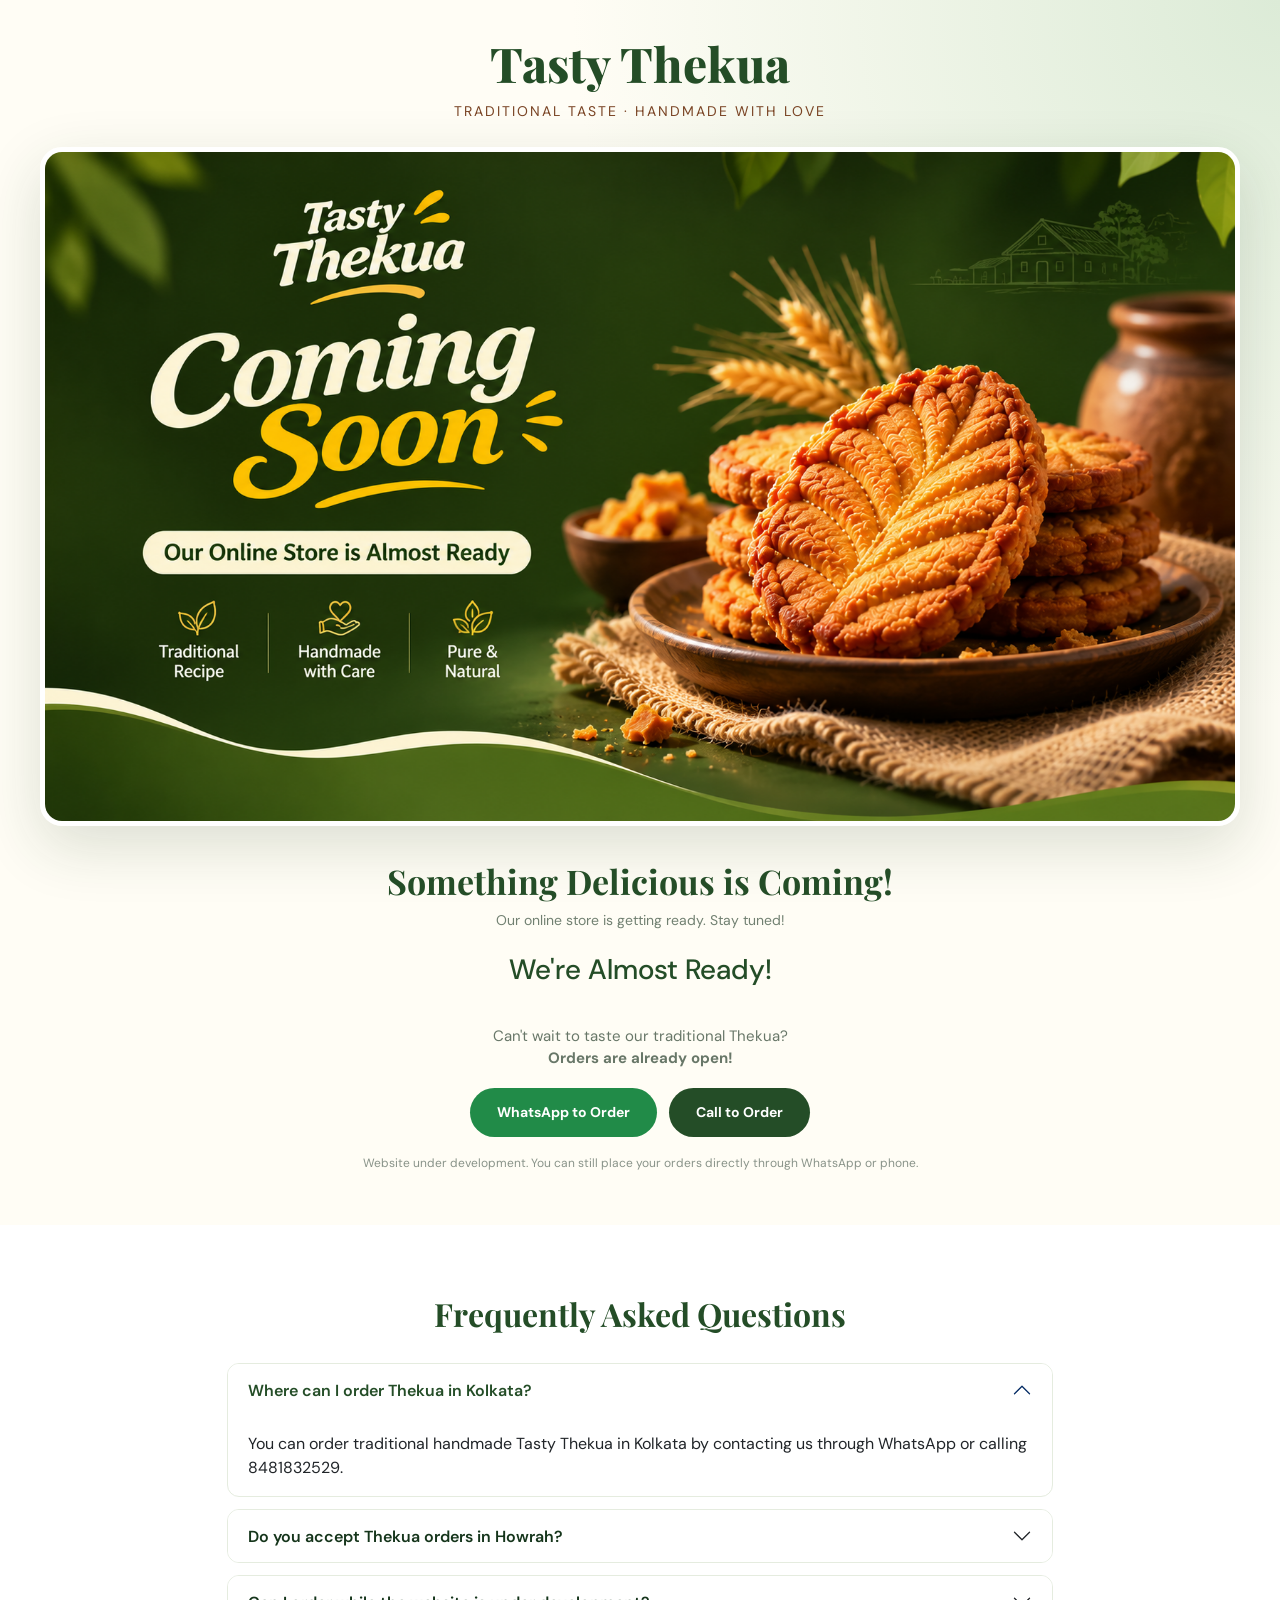
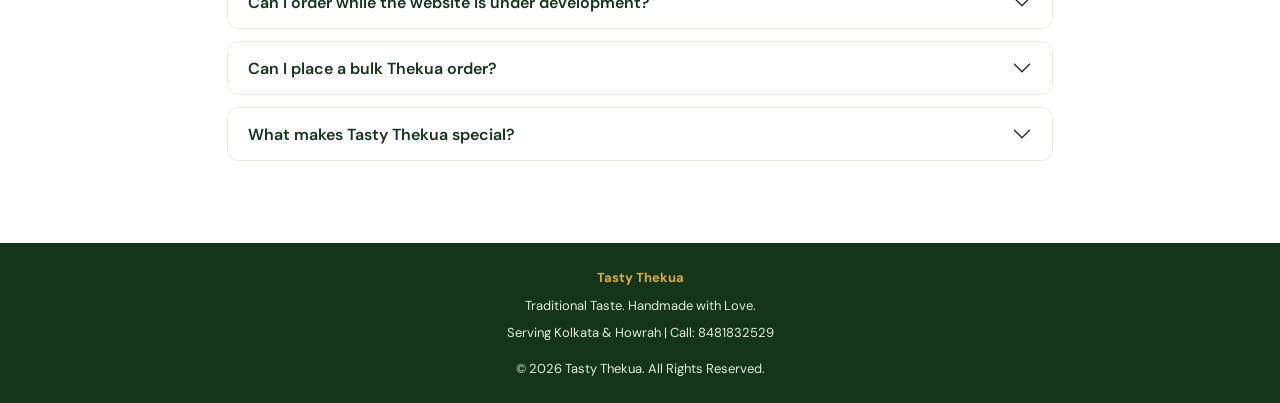
<file: welcome.html>
<!DOCTYPE html>
<html lang="en">
<head>
    <meta charset="UTF-8">
    <meta name="viewport" content="width=device-width, initial-scale=1.0">

    <title>Tasty Thekua | Traditional Handmade Thekua in Kolkata & Howrah</title>

    <meta name="description" content="Discover Tasty Thekua, authentic traditional handmade Thekua made with love and desi ghee. Order fresh Thekua online via WhatsApp or call in Kolkata, Howrah and across West Bengal.">

    <meta name="keywords" content="Thekua, Tasty Thekua, Thekua in Kolkata, Thekua in Howrah, Buy Thekua online, Handmade Thekua, Traditional Thekua, Bihari Thekua, Desi Ghee Thekua, Homemade Thekua, Thekua sweet shop Kolkata, Thekua sweet shop Howrah, Thekua delivery Kolkata, Thekua delivery Howrah, Traditional Indian sweets, Thekua wholesale, Thekua gift box, Best Thekua in Kolkata, Best Thekua in Howrah, Authentic Thekua West Bengal">

    <meta name="author" content="Tasty Thekua">
    <meta name="robots" content="index, follow, max-image-preview:large">
    <meta name="theme-color" content="#244d27">

    <link rel="canonical" href="https://tastythekua.in/">

    <!-- Open Graph -->
    <meta property="og:type" content="website">
    <meta property="og:title" content="Tasty Thekua | Taste Aisa, Yaad Rahe!">
    <meta property="og:description" content="Traditional handmade Thekua, made with love. Order now via WhatsApp or call.">
    <meta property="og:url" content="https://tastythekua.in/">
    <meta property="og:image" content="https://tastythekua.in/coming-soon-banner.png">
    <meta property="og:site_name" content="Tasty Thekua">

    <!-- Twitter -->
    <meta name="twitter:card" content="summary_large_image">
    <meta name="twitter:title" content="Tasty Thekua | Coming Soon">
    <meta name="twitter:description" content="Traditional handmade Thekua in Kolkata and Howrah.">
    <meta name="twitter:image" content="https://tastythekua.in/coming-soon-banner.png">

    <!-- Bootstrap 5 -->
    <link href="https://cdn.jsdelivr.net/npm/bootstrap@5.3.3/dist/css/bootstrap.min.css" rel="stylesheet">

    <!-- Google Fonts -->
    <link rel="preconnect" href="https://fonts.googleapis.com">
    <link rel="preconnect" href="https://fonts.gstatic.com" crossorigin>
    <link href="https://fonts.googleapis.com/css2?family=DM+Sans:wght@400;500;600;700;800&family=Playfair+Display:wght@600;700;800&display=swap" rel="stylesheet">

    <!-- LocalBusiness Schema -->
    <script type="application/ld+json">
    {
      "@context": "https://schema.org",
      "@type": "LocalBusiness",
      "@id": "https://tastythekua.in/#business",
      "name": "Tasty Thekua",
      "url": "https://tastythekua.in/",
      "image": "https://tastythekua.in/coming-soon-banner.png",
      "description": "Tasty Thekua offers traditional handmade Indian Thekua sweets. Customers can place orders through WhatsApp or phone.",
      "telephone": "+918481832529",
      "priceRange": "Contact for pricing",
      "areaServed": [
        {
          "@type": "City",
          "name": "Kolkata"
        },
        {
          "@type": "City",
          "name": "Howrah"
        },
        {
          "@type": "AdministrativeArea",
          "name": "West Bengal"
        }
      ],
      "contactPoint": {
        "@type": "ContactPoint",
        "telephone": "+918481832529",
        "contactType": "sales",
        "availableLanguage": ["English", "Hindi", "Bengali"]
      },
      "sameAs": []
    }
    </script>

    <!-- Organization Schema -->
    <script type="application/ld+json">
    {
      "@context": "https://schema.org",
      "@type": "Organization",
      "@id": "https://tastythekua.in/#organization",
      "name": "Tasty Thekua",
      "url": "https://tastythekua.in/",
      "logo": "https://tastythekua.in/logo.png",
      "description": "Tasty Thekua brings traditional handmade Indian sweets to customers in Kolkata and Howrah.",
      "contactPoint": {
        "@type": "ContactPoint",
        "telephone": "+918481832529",
        "contactType": "customer service"
      }
    }
    </script>

    <!-- FAQ Schema -->
    <script type="application/ld+json">
    {
      "@context": "https://schema.org",
      "@type": "FAQPage",
      "mainEntity": [
        {
          "@type": "Question",
          "name": "Where can I order Thekua in Kolkata?",
          "acceptedAnswer": {
            "@type": "Answer",
            "text": "You can order Tasty Thekua in Kolkata by contacting us directly through WhatsApp or phone at 8481832529."
          }
        },
        {
          "@type": "Question",
          "name": "Do you deliver Thekua in Howrah?",
          "acceptedAnswer": {
            "@type": "Answer",
            "text": "For Thekua orders in Howrah, contact Tasty Thekua through WhatsApp or phone to confirm delivery availability."
          }
        },
        {
          "@type": "Question",
          "name": "Can I order Thekua before the website launches?",
          "acceptedAnswer": {
            "@type": "Answer",
            "text": "Yes. Online website development is in progress, but orders are currently accepted through WhatsApp and phone."
          }
        },
        {
          "@type": "Question",
          "name": "What makes Tasty Thekua special?",
          "acceptedAnswer": {
            "@type": "Answer",
            "text": "Tasty Thekua focuses on traditional handmade Thekua inspired by homemade recipes and traditional Indian flavours."
          }
        },
        {
          "@type": "Question",
          "name": "Can I order Thekua in bulk?",
          "acceptedAnswer": {
            "@type": "Answer",
            "text": "Yes. Contact Tasty Thekua directly to discuss bulk orders, packaging and availability."
          }
        }
      ]
    }
    </script>

    <style>
        :root {
            --green: #244d27;
            --green-dark: #15351b;
            --green-light: #eaf2e7;
            --cream: #fffdf5;
            --gold: #d9ad4b;
            --brown: #794323;
        }

        * {
            margin: 0;
            padding: 0;
            box-sizing: border-box;
        }

        body {
            font-family: 'DM Sans', sans-serif;
            background: var(--cream);
            color: var(--green-dark);
        }

        .hero {
            min-height: 100vh;
            display: flex;
            align-items: center;
            justify-content: center;
            padding: 35px 15px;
            background:
                radial-gradient(circle at top right, #dcebd7, transparent 40%),
                var(--cream);
        }

        .hero-container {
            width: 100%;
            max-width: 1200px;
            text-align: center;
        }

        .brand-name {
            font-family: 'Playfair Display', serif;
            font-size: clamp(30px, 5vw, 48px);
            font-weight: 800;
            color: var(--green);
            margin-bottom: 8px;
        }

        .brand-tagline {
            color: var(--brown);
            font-size: 14px;
            letter-spacing: 2px;
            margin-bottom: 25px;
        }

        .banner-wrapper {
            border-radius: 22px;
            overflow: hidden;
            box-shadow: 0 20px 60px rgba(30, 65, 32, 0.16);
            border: 5px solid white;
        }

        .banner-wrapper img {
            width: 100%;
            height: auto;
            display: block;
        }

        .countdown-section {
            margin-top: 35px;
        }

        .countdown-heading {
            font-family: 'Playfair Display', serif;
            font-size: clamp(24px, 4vw, 34px);
            font-weight: 700;
            color: var(--green);
        }

        .countdown-subtitle {
            color: #718071;
            margin: 8px 0 22px;
            font-size: 14px;
        }

        .countdown {
            display: flex;
            justify-content: center;
            gap: 14px;
            flex-wrap: wrap;
        }

        .time-box {
            background: white;
            border: 1px solid #dce8d7;
            border-radius: 15px;
            padding: 16px 22px;
            min-width: 85px;
            box-shadow: 0 5px 20px rgba(30, 65, 32, 0.06);
        }

        .time-box h2 {
            font-size: 32px;
            font-weight: 800;
            color: var(--green);
            margin: 0;
            font-variant-numeric: tabular-nums;
        }

        .time-box span {
            font-size: 11px;
            color: #82917f;
            letter-spacing: 1px;
            text-transform: uppercase;
        }

        .order-section {
            margin-top: 30px;
        }

        .order-section p {
            font-size: 15px;
            color: #687768;
            margin-bottom: 18px;
        }

        .order-buttons {
            display: flex;
            justify-content: center;
            flex-wrap: wrap;
            gap: 12px;
        }

        .order-btn {
            text-decoration: none;
            padding: 14px 27px;
            border-radius: 50px;
            font-size: 14px;
            font-weight: 700;
            transition: 0.3s;
            display: inline-flex;
            align-items: center;
            gap: 9px;
        }

        .whatsapp-btn {
            color: white;
            background: #218b48;
        }

        .call-btn {
            color: white;
            background: var(--green);
        }

        .order-btn:hover {
            transform: translateY(-3px);
            color: white;
            box-shadow: 0 10px 25px rgba(0,0,0,.12);
        }

        .order-note {
            margin-top: 17px;
            font-size: 12px !important;
            color: #899389 !important;
        }

        .faq-section {
            padding: 70px 15px;
            background: white;
        }

        .faq-section h2 {
            font-family: 'Playfair Display', serif;
            color: var(--green);
            font-weight: 700;
            text-align: center;
            margin-bottom: 30px;
        }

        .accordion-item {
            border: 1px solid #e5ecdf !important;
            border-radius: 12px !important;
            overflow: hidden;
            margin-bottom: 12px;
        }

        .accordion-button {
            font-weight: 600;
            color: var(--green-dark);
            background: #fff !important;
            box-shadow: none !important;
        }

        .accordion-button:not(.collapsed) {
            color: var(--green);
        }

        footer {
            background: var(--green-dark);
            color: #e4ecdf;
            text-align: center;
            padding: 25px 15px;
            font-size: 13px;
        }

        footer strong {
            color: var(--gold);
        }

        @media(max-width: 576px) {
            .hero {
                padding: 25px 12px;
            }

            .banner-wrapper {
                border-radius: 12px;
                border-width: 3px;
            }

            .time-box {
                min-width: 68px;
                padding: 12px 10px;
            }

            .time-box h2 {
                font-size: 25px;
            }

            .countdown {
                gap: 8px;
            }

            .order-btn {
                width: 100%;
                justify-content: center;
            }
        }
    </style>
</head>

<body>

    <!-- Coming Soon Hero -->
    <section class="hero">
        <div class="hero-container">

            <h1 class="brand-name">Tasty Thekua</h1>

            <p class="brand-tagline">
                TRADITIONAL TASTE · HANDMADE WITH LOVE
            </p>

            <!-- Replace with your generated banner image -->
            <div class="banner-wrapper">
                <img
                    src="coming-soon-banner.png"
                    alt="Tasty Thekua - Traditional handmade Indian Thekua sweets coming soon in Kolkata and Howrah"
                    fetchpriority="high">
            </div>

            <!-- Countdown -->
            <div class="countdown-section">

                <h2 class="countdown-heading">
                    Something Delicious is Coming!
                </h2>

                <p class="countdown-subtitle">
                    Our online store is getting ready. Stay tuned!
                </p>

                <div class="countdown" id="countdown">

                    <div class="time-box">
                        <h2 id="days">07</h2>
                        <span>Days</span>
                    </div>

                    <div class="time-box">
                        <h2 id="hours">00</h2>
                        <span>Hours</span>
                    </div>

                    <div class="time-box">
                        <h2 id="minutes">00</h2>
                        <span>Minutes</span>
                    </div>

                    <div class="time-box">
                        <h2 id="seconds">00</h2>
                        <span>Seconds</span>
                    </div>

                </div>

            </div>

            <!-- Order Section -->
            <div class="order-section">

                <p>
                    Can't wait to taste our traditional Thekua?
                    <br>
                    <strong>Orders are already open!</strong>
                </p>

                <div class="order-buttons">

                    <a
                        href="https://wa.me/918481832529?text=Hello%20Tasty%20Thekua!%20I%20want%20to%20place%20an%20order."
                        target="_blank"
                        rel="noopener"
                        class="order-btn whatsapp-btn">

                        WhatsApp to Order
                    </a>

                    <a
                        href="tel:+918481832529"
                        class="order-btn call-btn">

                        Call to Order
                    </a>

                </div>

                <p class="order-note">
                    Website under development. You can still place your
                    orders directly through WhatsApp or phone.
                </p>

            </div>

        </div>
    </section>


    <!-- FAQ Section -->
    <section class="faq-section">

        <div class="container" style="max-width: 850px;">

            <h2>Frequently Asked Questions</h2>

            <div class="accordion" id="faqAccordion">

                <div class="accordion-item">
                    <h3 class="accordion-header">
                        <button class="accordion-button" type="button"
                            data-bs-toggle="collapse"
                            data-bs-target="#faq1">
                            Where can I order Thekua in Kolkata?
                        </button>
                    </h3>
                    <div id="faq1" class="accordion-collapse collapse show"
                        data-bs-parent="#faqAccordion">
                        <div class="accordion-body">
                            You can order traditional handmade Tasty Thekua
                            in Kolkata by contacting us through WhatsApp
                            or calling 8481832529.
                        </div>
                    </div>
                </div>

                <div class="accordion-item">
                    <h3 class="accordion-header">
                        <button class="accordion-button collapsed" type="button"
                            data-bs-toggle="collapse"
                            data-bs-target="#faq2">
                            Do you accept Thekua orders in Howrah?
                        </button>
                    </h3>
                    <div id="faq2" class="accordion-collapse collapse"
                        data-bs-parent="#faqAccordion">
                        <div class="accordion-body">
                            Yes, you can contact us for Thekua orders
                            in Howrah and confirm delivery availability.
                        </div>
                    </div>
                </div>

                <div class="accordion-item">
                    <h3 class="accordion-header">
                        <button class="accordion-button collapsed" type="button"
                            data-bs-toggle="collapse"
                            data-bs-target="#faq3">
                            Can I order while the website is under development?
                        </button>
                    </h3>
                    <div id="faq3" class="accordion-collapse collapse"
                        data-bs-parent="#faqAccordion">
                        <div class="accordion-body">
                            Absolutely! Our website is being developed,
                            but you can place your orders right now
                            through WhatsApp or phone.
                        </div>
                    </div>
                </div>

                <div class="accordion-item">
                    <h3 class="accordion-header">
                        <button class="accordion-button collapsed" type="button"
                            data-bs-toggle="collapse"
                            data-bs-target="#faq4">
                            Can I place a bulk Thekua order?
                        </button>
                    </h3>
                    <div id="faq4" class="accordion-collapse collapse"
                        data-bs-parent="#faqAccordion">
                        <div class="accordion-body">
                            Yes. Contact our team to discuss bulk
                            orders, packaging and availability.
                        </div>
                    </div>
                </div>

                <div class="accordion-item">
                    <h3 class="accordion-header">
                        <button class="accordion-button collapsed" type="button"
                            data-bs-toggle="collapse"
                            data-bs-target="#faq5">
                            What makes Tasty Thekua special?
                        </button>
                    </h3>
                    <div id="faq5" class="accordion-collapse collapse"
                        data-bs-parent="#faqAccordion">
                        <div class="accordion-body">
                            Tasty Thekua celebrates traditional Indian
                            flavours through handmade sweets inspired
                            by homemade recipes.
                        </div>
                    </div>
                </div>

            </div>

        </div>
    </section>


    <!-- Footer -->
    <footer>
        <p class="mb-2">
            <strong>Tasty Thekua</strong>
        </p>

        <p class="mb-2">
            Traditional Taste. Handmade with Love.
        </p>

        <p class="mb-0">
            Serving Kolkata & Howrah | Call: 8481832529
        </p>

        <p class="mt-3 mb-0">
            © <span id="year"></span> Tasty Thekua. All Rights Reserved.
        </p>
    </footer>


    <!-- Bootstrap JS -->
    <script src="https://cdn.jsdelivr.net/npm/bootstrap@5.3.3/dist/js/bootstrap.bundle.min.js"></script>

    <!-- Countdown Script -->
    <script>
        // Seven-day countdown from November 3, 2026
        // Change this date if the launch schedule changes.

        const launchDate = new Date("2026-11-10T23:59:59+05:30").getTime();

        function updateCountdown() {

            const now = new Date().getTime();
            const difference = launchDate - now;

            if (difference <= 0) {
                document.getElementById("countdown").innerHTML =
                    "<h3 style='color:#244d27'>We're Almost Ready!</h3>";
                return;
            }

            const days = Math.floor(difference / (1000 * 60 * 60 * 24));
            const hours = Math.floor((difference / (1000 * 60 * 60)) % 24);
            const minutes = Math.floor((difference / (1000 * 60)) % 60);
            const seconds = Math.floor((difference / 1000) % 60);

            document.getElementById("days").textContent =
                String(days).padStart(2, "0");

            document.getElementById("hours").textContent =
                String(hours).padStart(2, "0");

            document.getElementById("minutes").textContent =
                String(minutes).padStart(2, "0");

            document.getElementById("seconds").textContent =
                String(seconds).padStart(2, "0");
        }

        updateCountdown();
        setInterval(updateCountdown, 1000);

        document.getElementById("year").textContent =
            new Date().getFullYear();
    </script>

</body>
</html>
</file>
<file: assets/css/style.css>
:root {
    --green-dark: #2d5a1b;
    --green-mid: #3d7a26;
    --green-btn: #2d5a1b;
    --green-light: #e8f5e0;
    --green-leaf: #4a8c2e;
    --green-footer: #1e4010;
    --cream: #f5f9f0;
    --text-dark: #1a2e0e;
    --text-mid: #3d5c2a;
    --text-muted: #6b7c5a;
}

* {
    box-sizing: border-box;
}

html {
    scroll-behavior: smooth;
}

body {
    font-family: 'Inter', sans-serif;
    color: var(--text-dark);
    background: #fff;
    overflow-x: hidden;
}

h1,
h2,
h3,
h4 {
    font-family: 'Playfair Display', serif;
}

img {
    max-width: 100%;
}

a {
    text-decoration: none;
}

/* ══════════════════════════
       NAVBAR
    ══════════════════════════ */
#navbar {
    background: #fff;
    box-shadow: 0 1px 8px rgba(0, 0, 0, .08);
    position: sticky;
    top: 0;
    z-index: 1000;
    transition: box-shadow .3s;
}

#navbar.scrolled {
    box-shadow: 0 4px 24px rgba(0, 0, 0, .13);
}

.nav-wrap {
    max-width: 1400px;
    margin: 0 auto;
    display: flex;
    align-items: center;
    justify-content: space-between;
    padding: 0 32px;
    height: 68px;
}

.logo {
    display: flex;
    align-items: center;
    gap: 10px;
    color: var(--green-dark);
}

.logo-text {
    font-family: 'Playfair Display', serif;
    font-size: 1.2rem;
    font-weight: 700;
    line-height: 1.2;
    color: var(--green-dark);
}

.logo-text span {
    display: block;
}

.nav-center {
    display: flex;
    align-items: center;
    gap: 2px;
}

.nav-item {
    position: static;
}

.nav-link-c {
    display: flex;
    align-items: center;
    gap: 5px;
    padding: 8px 14px;
    color: var(--text-dark);
    font-size: .875rem;
    font-weight: 500;
    border-radius: 8px;
    transition: all .2s;
    cursor: pointer;
    white-space: nowrap;
    font-family: 'Inter', sans-serif;
}

.nav-link-c:hover,
.nav-link-c.active-nav {
    color: var(--green-dark);
    background: var(--green-light);
}

.nav-arrow {
    transition: transform .25s;
    font-size: .65rem;
    margin-left: 1px;
}

/* ── FULLWIDTH MEGA MENU ── */
.mega-backdrop {
    position: fixed;
    inset: 0;
    top: 68px;
    background: rgba(10, 20, 8, .55);
    backdrop-filter: blur(2px);
    opacity: 0;
    visibility: hidden;
    transition: opacity .28s;
    z-index: 998;
    pointer-events: none;
}

.mega-panel {
    position: fixed;
    top: 68px;
    left: 0;
    right: 0;
    background: #fff;
    box-shadow: 0 20px 60px rgba(0, 0, 0, .15);
    border-top: 3px solid var(--green-dark);
    padding: 40px 0 36px;
    opacity: 0;
    visibility: hidden;
    transform: translateY(-10px);
    transition: opacity .25s, transform .25s, visibility .25s;
    z-index: 999;
    pointer-events: none;
}

.mega-panel-inner {
    max-width: 1400px;
    margin: 0 auto;
    padding: 0 48px;
}

/* Show state */
.nav-item.mega-open .mega-panel,
.nav-item.mega-open .mega-backdrop {
    opacity: 1;
    visibility: visible;
    transform: translateY(0);
    pointer-events: all;
}

.nav-item.mega-open .nav-arrow {
    transform: rotate(180deg);
}

.nav-item.mega-open .nav-link-c {
    color: var(--green-dark);
    background: var(--green-light);
}

.mega-top-row {
    display: flex;
    align-items: center;
    justify-content: space-between;
    margin-bottom: 28px;
    padding-bottom: 20px;
    border-bottom: 1px solid #eef5e8;
}

.mega-top-title {
    font-family: 'Playfair Display', serif;
    font-size: 1.3rem;
    color: var(--green-dark);
}

.mega-top-sub {
    font-size: .82rem;
    color: var(--text-muted);
    font-family: 'Inter', sans-serif;
    margin-top: 3px;
}

.same-day-pill {
    display: inline-flex;
    align-items: center;
    gap: 6px;
    background: #fef3c7;
    color: #92400e;
    border-radius: 50px;
    padding: 7px 18px;
    font-size: .78rem;
    font-weight: 700;
    font-family: 'Inter', sans-serif;
    white-space: nowrap;
    border: 1px solid #fcd34d;
}

/* 6-column product grid in mega */
.mega-products-grid {
    display: grid;
    grid-template-columns: repeat(6, 1fr);
    gap: 16px;
    margin-bottom: 24px;
}

.mega-pack-card {
    border: 1.5px solid #e4f0d8;
    border-radius: 16px;
    padding: 18px 14px 16px;
    text-align: center;
    transition: all .22s;
    cursor: pointer;
    position: relative;
    background: #fff;
}

.mega-pack-card:hover {
    border-color: #a8d08a;
    box-shadow: 0 10px 32px rgba(45, 90, 27, .14);
    transform: translateY(-4px);
}

.mega-popular-ribbon {
    position: absolute;
    top: -1px;
    left: 50%;
    transform: translateX(-50%);
    background: #f0a500;
    color: #fff;
    font-size: .6rem;
    font-weight: 700;
    padding: 3px 12px;
    border-radius: 0 0 10px 10px;
    font-family: 'Inter', sans-serif;
    white-space: nowrap;
}

.mega-pack-img {
    width: 100%;
    aspect-ratio: 1/1;
    object-fit: contain;
    border-radius: 12px;
    background: var(--green-light);
    padding: 10px;
    margin-bottom: 12px;
}

.mega-weight-badge {
    display: inline-block;
    background: var(--green-dark);
    color: #fff;
    border-radius: 50px;
    padding: 3px 12px;
    font-size: .66rem;
    font-weight: 700;
    margin-bottom: 7px;
    font-family: 'Inter', sans-serif;
}

.mega-pack-name {
    font-size: .82rem;
    font-weight: 700;
    color: var(--text-dark);
    margin-bottom: 4px;
    font-family: 'Inter', sans-serif;
    line-height: 1.3;
}

.mega-pack-use {
    font-size: .72rem;
    color: var(--text-muted);
    font-family: 'Inter', sans-serif;
    margin-bottom: 10px;
}

.mega-same-day-tag {
    display: inline-flex;
    align-items: center;
    gap: 3px;
    background: #fee2e2;
    color: #b91c1c;
    border-radius: 50px;
    padding: 3px 9px;
    font-size: .62rem;
    font-weight: 700;
    font-family: 'Inter', sans-serif;
    margin-bottom: 12px;
}

.mega-order-btn {
    display: flex;
    align-items: center;
    justify-content: center;
    gap: 5px;
    background: var(--green-btn);
    color: #fff;
    border: none;
    border-radius: 10px;
    padding: 9px 0;
    font-size: .74rem;
    font-weight: 600;
    width: 100%;
    cursor: pointer;
    transition: .2s;
    font-family: 'Inter', sans-serif;
}

.mega-order-btn:hover {
    background: #1e4010;
    color: #fff;
}

.mega-bottom-bar {
    background: linear-gradient(135deg, #f0f8e8, #e4f5d8);
    border-radius: 14px;
    padding: 18px 24px;
    display: flex;
    align-items: center;
    justify-content: space-between;
    gap: 20px;
}

.mega-bottom-bar p {
    font-size: .84rem;
    color: var(--text-mid);
    font-family: 'Inter', sans-serif;
    margin: 0;
}

.mega-bottom-bar p strong {
    color: var(--green-dark);
}

.mega-wa-cta {
    display: inline-flex;
    align-items: center;
    gap: 7px;
    background: var(--green-dark);
    color: #fff;
    border-radius: 50px;
    padding: 10px 22px;
    font-size: .82rem;
    font-weight: 700;
    white-space: nowrap;
    transition: .2s;
}

.mega-wa-cta:hover {
    background: #1e4010;
    color: #fff;
}

.nav-btn {
    background: var(--green-btn);
    color: #fff;
    border: none;
    border-radius: 50px;
    padding: 10px 22px;
    font-size: .875rem;
    font-weight: 600;
    cursor: pointer;
    display: flex;
    align-items: center;
    gap: 7px;
    transition: .2s;
    white-space: nowrap;
}

.nav-btn:hover {
    background: #1e4010;
    color: #fff;
}

.hamburger {
    display: none;
    flex-direction: column;
    gap: 5px;
    cursor: pointer;
    background: none;
    border: none;
    padding: 6px;
}

.hamburger span {
    display: block;
    width: 24px;
    height: 2.5px;
    background: var(--green-dark);
    border-radius: 2px;
    transition: .3s;
}

.hamburger.open span:nth-child(1) {
    transform: translateY(7.5px) rotate(45deg);
}

.hamburger.open span:nth-child(2) {
    opacity: 0;
}

.hamburger.open span:nth-child(3) {
    transform: translateY(-7.5px) rotate(-45deg);
}

#mobileDrawer {
    position: fixed;
    top: 68px;
    left: 0;
    right: 0;
    bottom: 0;
    background: #fff;
    z-index: 998;
    overflow-y: auto;
    transform: translateX(-100%);
    transition: transform .35s cubic-bezier(.4, 0, .2, 1);
}

#mobileDrawer.open {
    transform: translateX(0);
}

.mob-nav-link {
    display: flex;
    align-items: center;
    justify-content: space-between;
    padding: 16px 24px;
    border-bottom: 1px solid #f0f4ec;
    color: var(--text-dark);
    font-size: .95rem;
    font-weight: 500;
}

.mob-sub {
    background: #f8fdf4;
    display: none;
}

.mob-sub.open {
    display: block;
}

.mob-sub-link {
    display: flex;
    align-items: center;
    gap: 10px;
    padding: 12px 32px;
    color: var(--text-mid);
    font-size: .88rem;
    font-family: 'Inter', sans-serif;
}

/* ══════════════════════════
       HERO — full viewport video bg
    ══════════════════════════ */
.hero {
    position: relative;
    min-height: 100vh;
    display: flex;
    align-items: center;
    justify-content: center;
    overflow: hidden;
    text-align: center;
}

/* Background video fills full hero */
.hero-video-bg {
    position: absolute;
    inset: 0;
    width: 100%;
    height: 100%;
    object-fit: cover;
    object-position: center;
    z-index: 0;
}

/* Dark green gradient overlay */
.hero-overlay {
    position: absolute;
    inset: 0;
    background: linear-gradient(160deg, rgb(10 30 6 / 34%) 0%, rgb(20 50 12 / 16%) 50%, rgb(10 30 6 / 52%) 100%);
    z-index: 1;
}

/* Animated grain texture */
.hero-grain {
    position: absolute;
    inset: 0;
    z-index: 2;
    opacity: .04;
    background-image: url("data:image/svg+xml,%3Csvg viewBox='0 0 256 256' xmlns='http://www.w3.org/2000/svg'%3E%3Cfilter id='n'%3E%3CfeTurbulence type='fractalNoise' baseFrequency='0.9' numOctaves='4' stitchTiles='stitch'/%3E%3C/filter%3E%3Crect width='100%25' height='100%25' filter='url(%23n)'/%3E%3C/svg%3E");
    pointer-events: none;
}

.hero-content {
    position: relative;
    z-index: 3;
    max-width: 820px;
    padding: 0 24px;
}

.hero-eyebrow {
    display: inline-flex;
    align-items: center;
    gap: 8px;
    font-size: .74rem;
    font-weight: 600;
    letter-spacing: .18em;
    color: rgba(168, 208, 138, .9);
    text-transform: uppercase;
    margin-bottom: 24px;
    font-family: 'Inter', sans-serif;
}

.hero-eyebrow-dot {
    width: 5px;
    height: 5px;
    background: #a8d08a;
    border-radius: 50%;
    animation: pulse 2s infinite;
}

@keyframes pulse {

    0%,
    100% {
        opacity: 1;
        transform: scale(1);
    }

    50% {
        opacity: .5;
        transform: scale(.7);
    }
}

.hero h1 {
    font-size: clamp(2.8rem, 6vw, 5rem);
    line-height: 1.08;
    color: #fff;
    margin-bottom: 20px;
    text-shadow: 0 4px 24px rgba(0, 0, 0, .4);
}

.hero h1 em {
    font-style: italic;
    color: #a8d08a;
}

.hero-sub {
    font-size: 1rem;
    color: rgba(255, 255, 255, .75);
    line-height: 1.8;
    max-width: 560px;
    margin: 0 auto 36px;
    font-family: 'Inter', sans-serif;
}

.hero-btns {
    display: flex;
    gap: 16px;
    flex-wrap: wrap;
    justify-content: center;
    margin-bottom: 48px;
}

.btn-hero-primary {
    background: #a8d08a;
    color: #0f2d08;
    border: none;
    border-radius: 50px;
    padding: 15px 32px;
    font-size: .92rem;
    font-weight: 700;
    cursor: pointer;
    display: inline-flex;
    align-items: center;
    gap: 8px;
    transition: .25s;
    font-family: 'Inter', sans-serif;
    box-shadow: 0 8px 28px rgba(168, 208, 138, .35);
}

.btn-hero-primary:hover {
    background: #c0e8a0;
    transform: translateY(-2px);
    box-shadow: 0 12px 36px rgba(168, 208, 138, .45);
}

.btn-hero-outline {
    background: rgba(255, 255, 255, .1);
    color: #fff;
    border: 1.5px solid rgba(255, 255, 255, .35);
    backdrop-filter: blur(6px);
    border-radius: 50px;
    padding: 13px 28px;
    font-size: .92rem;
    font-weight: 600;
    cursor: pointer;
    display: inline-flex;
    align-items: center;
    gap: 8px;
    transition: .25s;
    font-family: 'Inter', sans-serif;
}

.btn-hero-outline:hover {
    background: rgba(255, 255, 255, .18);
    border-color: rgba(255, 255, 255, .6);
}

/* Trust badges row */
.hero-trust {
    display: flex;
    align-items: center;
    justify-content: center;
    gap: 0;
    flex-wrap: wrap;
}

.trust-item {
    display: flex;
    align-items: center;
    gap: 7px;
    padding: 0 22px;
    font-size: .78rem;
    font-weight: 600;
    color: rgba(255, 255, 255, .7);
    font-family: 'Inter', sans-serif;
}

.trust-item:not(:last-child) {
    border-right: 1px solid rgba(255, 255, 255, .18);
}

.trust-item i {
    color: #a8d08a;
    font-size: 1rem;
}

/* Scroll indicator */
.hero-scroll {
    position: absolute;
    bottom: 32px;
    left: 50%;
    transform: translateX(-50%);
    z-index: 3;
    display: flex;
    flex-direction: column;
    align-items: center;
    gap: 6px;
}

.hero-scroll span {
    font-size: .7rem;
    color: rgba(255, 255, 255, .45);
    font-family: 'Inter', sans-serif;
    letter-spacing: .12em;
    text-transform: uppercase;
}

.scroll-line {
    width: 1px;
    height: 40px;
    background: linear-gradient(to bottom, rgba(255, 255, 255, .4), transparent);
    animation: scrollDown 2s ease infinite;
}

@keyframes scrollDown {
    0% {
        transform: scaleY(0);
        transform-origin: top;
    }

    50% {
        transform: scaleY(1);
        transform-origin: top;
    }

    100% {
        transform: scaleY(1);
        transform-origin: bottom;
        opacity: 0;
    }
}

/* ══════════════════════════
       STRIP
    ══════════════════════════ */
.delivery-strip {
    background: var(--green-dark);
    padding: 13px 0;
    overflow: hidden;
}

.strip-track {
    display: flex;
    gap: 50px;
    animation: scrollStrip 32s linear infinite;
    width: max-content;
}

.strip-item {
    display: flex;
    align-items: center;
    gap: 8px;
    color: #fff;
    font-size: .84rem;
    font-weight: 500;
    white-space: nowrap;
    font-family: 'Inter', sans-serif;
}

@keyframes scrollStrip {
    0% {
        transform: translateX(0)
    }

    100% {
        transform: translateX(-50%)
    }
}

/* ══════════════════════════
       SECTION COMMON
    ══════════════════════════ */
.section {
    padding: 88px 24px;
}

.section-inner {
    max-width: 1280px;
    margin: 0 auto;
}

.sec-eyebrow {
    font-size: .72rem;
    font-weight: 700;
    letter-spacing: .16em;
    color: var(--green-mid);
    text-transform: uppercase;
    text-align: center;
    margin-bottom: 8px;
    font-family: 'Inter', sans-serif;
}

.sec-title {
    font-size: clamp(1.8rem, 3vw, 2.5rem);
    color: var(--green-dark);
    text-align: center;
    margin-bottom: 12px;
}

.sec-sub {
    text-align: center;
    color: var(--text-muted);
    font-size: .95rem;
    line-height: 1.75;
    max-width: 600px;
    margin: 0 auto 56px;
    font-family: 'Inter', sans-serif;
}

/* ══════════════════════════
       PACKS — 2-col 6 cards
    ══════════════════════════ */
.packs-grid {
    display: grid;
    grid-template-columns: repeat(3, 1fr);
    gap: 28px;
}

.pack-card {
    background: #fff;
    border: 1.5px solid #ddefd0;
    border-radius: 22px;
    overflow: hidden;
    transition: all .3s;
    position: relative;
    display: flex;
    flex-direction: column;
}

.pack-card:hover {
    box-shadow: 0 20px 56px rgba(45, 90, 27, .16);
    transform: translateY(-5px);
    border-color: #a8d08a;
}

.pack-img-wrap {
    width: 100%;
    height: 100%;
    overflow: hidden;
    background: linear-gradient(135deg, var(--green-light), #d4eebc);
    position: relative;
}

.pack-img-wrap img {
    width: 100%;
    height: 100%;
    object-fit: cover;
    transition: transform .4s;
}

.pack-card:hover .pack-img-wrap img {
    transform: scale(1.04);
}

.pack-popular-badge {
    position: absolute;
    top: 14px;
    left: 14px;
    background: #f0a500;
    color: #fff;
    font-size: .7rem;
    font-weight: 700;
    border-radius: 50px;
    padding: 4px 12px;
    font-family: 'Inter', sans-serif;
    z-index: 1;
}

.pack-custom-badge {
    position: absolute;
    top: 14px;
    left: 14px;
    background: #7c3aed;
    color: #fff;
    font-size: .7rem;
    font-weight: 700;
    border-radius: 50px;
    padding: 4px 12px;
    font-family: 'Inter', sans-serif;
    z-index: 1;
}

.pack-body {
    padding: 24px;
    flex: 1;
    display: flex;
    flex-direction: column;
}

.pack-top-row {
    display: flex;
    align-items: center;
    justify-content: space-between;
    margin-bottom: 10px;
}

.pack-tag {
    display: inline-block;
    background: var(--green-btn);
    color: #fff;
    border-radius: 50px;
    padding: 4px 16px;
    font-size: .78rem;
    font-weight: 700;
    font-family: 'Inter', sans-serif;
}

.same-day-mini {
    display: inline-flex;
    align-items: center;
    gap: 4px;
    background: #fee2e2;
    color: #b91c1c;
    border-radius: 50px;
    padding: 4px 11px;
    font-size: .68rem;
    font-weight: 700;
    font-family: 'Inter', sans-serif;
}

.pack-name {
    font-weight: 700;
    font-size: 1.08rem;
    color: var(--text-dark);
    margin-bottom: 6px;
    font-family: 'Inter', sans-serif;
}

.pack-features {
    display: flex;
    flex-wrap: wrap;
    gap: 6px;
    margin-bottom: 12px;
}

.pack-feat {
    background: #f0f8e8;
    color: var(--green-mid);
    border-radius: 6px;
    padding: 3px 10px;
    font-size: .72rem;
    font-weight: 600;
    font-family: 'Inter', sans-serif;
}

.pack-desc {
    font-size: .86rem;
    color: var(--text-muted);
    margin-bottom: 20px;
    line-height: 1.65;
    font-family: 'Inter', sans-serif;
    flex: 1;
}

.btn-wa-pack {
    background: var(--green-btn);
    color: #fff;
    border: none;
    border-radius: 50px;
    padding: 12px 24px;
    font-size: .84rem;
    font-weight: 600;
    cursor: pointer;
    display: inline-flex;
    align-items: center;
    gap: 7px;
    width: 100%;
    justify-content: center;
    transition: .2s;
    font-family: 'Inter', sans-serif;
    margin-top: auto;
}

.btn-wa-pack:hover {
    background: #1e4010;
    color: #fff;
}

/* ══════════════════════════
       WHY US
    ══════════════════════════ */
.why-grid {
    display: grid;
    grid-template-columns: repeat(4, 1fr);
    gap: 24px;
}

.why-card {
    background: #fff;
    border: 1.5px solid #e0edd0;
    border-radius: 18px;
    padding: 32px 24px;
    text-align: center;
    transition: all .3s;
}

.why-card:hover {
    box-shadow: 0 8px 32px rgba(45, 90, 27, .12);
    transform: translateY(-4px);
}

.why-icon {
    width: 64px;
    height: 64px;
    background: var(--green-light);
    border-radius: 16px;
    display: flex;
    align-items: center;
    justify-content: center;
    margin: 0 auto 18px;
    font-size: 1.8rem;
    color: var(--green-mid);
}

.why-card h3 {
    font-size: 1.05rem;
    color: var(--green-dark);
    margin-bottom: 8px;
}

.why-card p {
    font-size: .85rem;
    color: var(--text-muted);
    line-height: 1.72;
    font-family: 'Inter', sans-serif;
}

/* ══════════════════════════
       OCCASIONS — Swiper, light foggy
    ══════════════════════════ */
.occ-section {
    background: linear-gradient(160deg, #f4faf0 0%, #eaf5e2 50%, #f0f8ea 100%);
    padding: 88px 0;
    position: relative;
    overflow: hidden;
}

/* soft decorative blobs */
.occ-blob {
    position: absolute;
    border-radius: 50%;
    background: radial-gradient(circle, rgba(45, 90, 27, .07), transparent 70%);
    pointer-events: none;
}

.occ-blob-1 {
    width: 600px;
    height: 600px;
    top: -200px;
    right: -150px;
}

.occ-blob-2 {
    width: 400px;
    height: 400px;
    bottom: -100px;
    left: -80px;
}

.occ-section .sec-eyebrow {
    color: var(--green-mid);
}

.occ-section .sec-title {
    color: var(--green-dark);
}

.occ-section .sec-sub {
    color: var(--text-muted);
}

.occ-swiper-wrap {
    position: relative;
    padding: 0 56px;
    max-width: 1320px;
    margin: 0 auto;
}

/* SaaS light card */
.occ-card {
    background: #fff;
    border: 1px solid rgba(45, 90, 27, .12);
    border-radius: 8px;
    overflow: hidden;
    display: flex;
    flex-direction: column;
    height: 100%;
    transition: border-color .3s, box-shadow .3s, transform .3s;
    box-shadow: 0 2px 16px rgba(45, 90, 27, .06);
}

.occ-card:hover {
    border-color: rgba(45, 90, 27, .35);
    box-shadow: 0 16px 48px rgba(45, 90, 27, .14);
    transform: translateY(-4px);
}

.occ-card-img-wrap {
    position: relative;
    /* aspect-ratio: 3/2; */
    overflow: hidden;
}

.occ-card-img-wrap img {
    width: 100%;
    height: 100%;
    object-fit: cover;
    transition: transform .5s;
}

.occ-card:hover .occ-card-img-wrap img {
    transform: scale(1.05);
}

.occ-img-overlay {
    position: absolute;
    inset: 0;
    background: linear-gradient(to bottom, transparent 50%, rgba(20, 50, 10, .55) 100%);
}

.occ-cat-pill {
    position: absolute;
    top: 120px;
    left: 4px;
    display: inline-flex;
    align-items: center;
    gap: 5px;
    background: rgba(255, 255, 255, .92);
    border: 1px solid rgba(45, 90, 27, .15);
    border-radius: 50px;
    padding: 5px 13px;
    font-size: .7rem;
    font-weight: 600;
    color: var(--green-dark);
    font-family: 'Inter', sans-serif;
    backdrop-filter: blur(4px);
}

.occ-card-body {
    padding: 18px 18px 10px;
    flex: 1;
    display: flex;
    flex-direction: column;
}

.occ-title {
    font-family: 'Playfair Display', serif;
    font-size: 1.05rem;
    color: var(--green-dark);
    margin-bottom: 5px;
    line-height: 1.3;
}

.occ-sub {
    font-size: .74rem;
    color: var(--text-muted);
    font-family: 'Inter', sans-serif;
    margin-bottom: 9px;
    font-weight: 500;
}

.occ-desc {
    font-size: .8rem;
    color: var(--text-mid);
    line-height: 1.72;
    font-family: 'Inter', sans-serif;
    flex: 1;
}

.occ-card-footer {
    padding: 12px 18px 18px;
    display: flex;
    align-items: center;
    justify-content: space-between;
    border-top: 1px solid #f0f4ec;
    margin-top: 12px;
}

.occ-order-btn {
    display: inline-flex;
    align-items: center;
    gap: 6px;
    background: var(--green-dark);
    color: #fff;
    border-radius: 50px;
    padding: 8px 18px;
    font-size: .76rem;
    font-weight: 600;
    cursor: pointer;
    transition: .2s;
    font-family: 'Inter', sans-serif;
    border: none;
}

.occ-order-btn:hover {
    background: #1e4010;
    color: #fff;
}

.occ-icon-badge {
    width: 32px;
    height: 32px;
    border-radius: 8px;
    background: var(--green-light);
    display: flex;
    align-items: center;
    justify-content: center;
    font-size: .95rem;
    color: var(--green-mid);
    flex-shrink: 0;
}

/* Swiper nav */
.occ-prev,
.occ-next {
    position: absolute;
    top: 50%;
    transform: translateY(-60%);
    width: 46px;
    height: 46px;
    border-radius: 50%;
    background: #fff;
    border: 1.5px solid #ddefd0;
    display: flex;
    align-items: center;
    justify-content: center;
    cursor: pointer;
    transition: .2s;
    z-index: 10;
    color: var(--green-dark);
    font-size: 1rem;
    box-shadow: 0 4px 16px rgba(45, 90, 27, .12);
}

.occ-prev:hover,
.occ-next:hover {
    background: var(--green-light);
    border-color: #a8d08a;
}

.occ-prev {
    left: 4px;
}

.occ-next {
    right: 4px;
}

.swiper {
    padding-bottom: 48px !important;
}

.swiper-slide {
    height: auto;
}

.swiper-pagination-bullet {
    background: var(--green-mid) !important;
    opacity: .3 !important;
    width: 7px !important;
    height: 7px !important;
}

.swiper-pagination-bullet-active {
    opacity: 1 !important;
    width: 22px !important;
    border-radius: 4px !important;
}

/* ══════════════════════════
       BEHIND THE MAGIC — video autoplay
    ══════════════════════════ */
.magic-section {
    background: var(--cream);
    padding: 88px 24px;
}

.magic-inner {
    max-width: 1200px;
    margin: 0 auto;
    display: grid;
    grid-template-columns: 1fr 1fr;
    gap: 64px;
    align-items: center;
}

.magic-video-box {
    position: relative;
    border-radius: 24px;
    overflow: hidden;
    box-shadow: 0 24px 64px rgba(45, 90, 27, .2);
}

.magic-video-box video {
    width: 100%;
    aspect-ratio: 16/9;
    object-fit: cover;
    display: block;
}

.magic-eyebrow {
    font-size: .72rem;
    font-weight: 700;
    letter-spacing: .16em;
    color: var(--green-mid);
    text-transform: uppercase;
    margin-bottom: 12px;
    font-family: 'Inter', sans-serif;
}

.magic-content h2 {
    font-size: clamp(1.7rem, 2.8vw, 2.3rem);
    color: var(--green-dark);
    margin-bottom: 16px;
    line-height: 1.2;
}

.magic-content p {
    color: var(--text-mid);
    font-size: .93rem;
    line-height: 1.82;
    font-family: 'Inter', sans-serif;
    margin-bottom: 20px;
}

.magic-steps {
    display: flex;
    flex-direction: column;
    gap: 16px;
    margin-bottom: 28px;
}

.magic-step {
    display: flex;
    align-items: flex-start;
    gap: 14px;
}

.magic-step-num {
    width: 36px;
    height: 36px;
    flex-shrink: 0;
    background: var(--green-light);
    border-radius: 10px;
    display: flex;
    align-items: center;
    justify-content: center;
    font-size: .82rem;
    font-weight: 800;
    color: var(--green-dark);
    font-family: 'Inter', sans-serif;
}

.magic-step-text strong {
    display: block;
    font-size: .88rem;
    color: var(--text-dark);
    margin-bottom: 2px;
    font-family: 'Inter', sans-serif;
}

.magic-step-text span {
    font-size: .8rem;
    color: var(--text-muted);
    font-family: 'Inter', sans-serif;
}

/* ══════════════════════════
       DELIVERY
    ══════════════════════════ */
.delivery-inner {
    display: grid;
    grid-template-columns: 1fr 1fr;
    gap: 60px;
    align-items: start;
}

.map-card {
    background: #fff;
    border-radius: 20px;
    overflow: hidden;
    border: 2px solid #ddefd0;
    box-shadow: 0 8px 32px rgba(45, 90, 27, .1);
}

.map-topbar {
    background: var(--green-dark);
    padding: 14px 20px;
    display: flex;
    align-items: center;
    gap: 10px;
    color: #fff;
    font-family: 'Inter', sans-serif;
    font-size: .9rem;
    font-weight: 600;
}

.map-embed {
    width: 100%;
    height: 340px;
    border: none;
    display: block;
}

.delivery-content h2 {
    font-size: clamp(1.7rem, 3vw, 2.2rem);
    color: var(--green-dark);
    margin-bottom: 14px;
}

.delivery-content p {
    color: var(--text-mid);
    font-size: .95rem;
    line-height: 1.78;
    margin-bottom: 24px;
    font-family: 'Inter', sans-serif;
}

.del-badge {
    display: flex;
    align-items: center;
    gap: 12px;
    background: #fff;
    border: 1.5px solid #ddefd0;
    border-radius: 14px;
    padding: 14px 18px;
    margin-bottom: 12px;
}

.del-badge-icon {
    width: 40px;
    height: 40px;
    background: var(--green-light);
    border-radius: 10px;
    display: flex;
    align-items: center;
    justify-content: center;
    flex-shrink: 0;
    font-size: 1.2rem;
    color: var(--green-mid);
}

.del-badge strong {
    font-size: .92rem;
    color: var(--text-dark);
    display: block;
    font-family: 'Inter', sans-serif;
}

.del-badge span {
    font-size: .82rem;
    color: var(--text-muted);
    font-family: 'Inter', sans-serif;
}

.area-chips {
    display: flex;
    flex-wrap: wrap;
    gap: 8px;
    margin-top: 20px;
}

.chip {
    background: var(--green-light);
    color: var(--green-dark);
    border-radius: 50px;
    padding: 5px 14px;
    font-size: .78rem;
    font-weight: 600;
    border: 1px solid #c0dda8;
    font-family: 'Inter', sans-serif;
}

.chip-cta {
    background: var(--green-dark);
    color: #fff;
    border-radius: 50px;
    padding: 5px 14px;
    font-size: .78rem;
    font-weight: 700;
    border: 1px solid var(--green-dark);
    font-family: 'Inter', sans-serif;
    display: inline-flex;
    align-items: center;
    gap: 5px;
    cursor: pointer;
    transition: .18s;
}

.chip-cta:hover {
    background: #1e4010;
    color: #fff;
}

/* ══════════════════════════
       ABOUT
    ══════════════════════════ */
.about-inner {
    display: grid;
    grid-template-columns: 1fr 1.3fr 1fr;
    gap: 48px;
    align-items: center;
}

.about-img img {
    width: 100%;
    border-radius: 20px;
    aspect-ratio: 1;
    object-fit: cover;
    box-shadow: 0 12px 40px rgba(45, 90, 27, .15);
}

.about-eyebrow {
    font-size: .72rem;
    font-weight: 700;
    letter-spacing: .16em;
    color: var(--green-mid);
    text-transform: uppercase;
    margin-bottom: 10px;
    font-family: 'Inter', sans-serif;
}

.about-inner h2 {
    font-size: clamp(1.6rem, 2.5vw, 2.1rem);
    color: var(--green-dark);
    margin-bottom: 14px;
}

.about-inner p {
    color: var(--text-mid);
    font-size: .92rem;
    line-height: 1.82;
    font-family: 'Inter', sans-serif;
}

.feat-list {
    list-style: none;
    display: flex;
    flex-direction: column;
    gap: 14px;
    padding: 0;
}

.feat-list li {
    display: flex;
    align-items: center;
    gap: 12px;
    font-weight: 600;
    font-size: .9rem;
    color: var(--text-dark);
    font-family: 'Inter', sans-serif;
}

.feat-icon-box {
    width: 36px;
    height: 36px;
    background: var(--green-light);
    border-radius: 10px;
    display: flex;
    align-items: center;
    justify-content: center;
    flex-shrink: 0;
    font-size: 1rem;
    color: var(--green-mid);
}

/* ══════════════════════════
       HOW TO ORDER
    ══════════════════════════ */
.how-section {
    background: linear-gradient(135deg, #f0f8e8, #e8f5e0);
}

.how-grid {
    display: grid;
    grid-template-columns: repeat(4, 1fr);
    gap: 24px;
    position: relative;
}

.how-grid::before {
    content: '';
    position: absolute;
    top: 39px;
    left: 12%;
    right: 12%;
    height: 2px;
    background: repeating-linear-gradient(90deg, var(--green-mid) 0, var(--green-mid) 8px, transparent 8px, transparent 16px);
    z-index: 0;
}

.how-step {
    text-align: center;
    position: relative;
    z-index: 1;
}

.step-circle {
    width: 80px;
    height: 80px;
    background: var(--green-dark);
    border-radius: 50%;
    display: flex;
    align-items: center;
    justify-content: center;
    margin: 0 auto 20px;
    border: 4px solid #fff;
    box-shadow: 0 6px 22px rgba(45, 90, 27, .28);
    font-size: 1.8rem;
    color: #fff;
}

.how-step h3 {
    font-family: 'Inter', sans-serif;
    font-size: .95rem;
    font-weight: 700;
    color: var(--green-dark);
    margin-bottom: 6px;
}

.how-step p {
    font-size: .83rem;
    color: var(--text-muted);
    line-height: 1.65;
    font-family: 'Inter', sans-serif;
}

/* ══════════════════════════
       FAQ
    ══════════════════════════ */
.faq-custom .accordion-item {
    border: 1.5px solid #ddefd0;
    border-radius: 14px !important;
    overflow: hidden;
    margin-bottom: 12px;
}

.faq-custom .accordion-button {
    font-weight: 600;
    font-size: .92rem;
    color: var(--text-dark);
    background: #fff;
    font-family: 'Inter', sans-serif;
    border-radius: 14px !important;
    padding: 18px 22px;
}

.faq-custom .accordion-button:not(.collapsed) {
    color: var(--green-dark);
    background: var(--green-light);
    box-shadow: none;
}

.faq-custom .accordion-button::after {
    background-image: url("data:image/svg+xml,%3Csvg xmlns='http://www.w3.org/2000/svg' width='16' height='16' viewBox='0 0 24 24' fill='none' stroke='%233d7a26' stroke-width='2' stroke-linecap='round' stroke-linejoin='round'%3E%3Cpolyline points='6 9 12 15 18 9'/%3E%3C/svg%3E");
}

.faq-custom .accordion-button:focus {
    box-shadow: none;
}

.faq-custom .accordion-body {
    font-size: .88rem;
    color: var(--text-muted);
    line-height: 1.75;
    font-family: 'Inter', sans-serif;
    padding: 0 22px 18px;
}

/* ══════════════════════════
       REVIEWS
    ══════════════════════════ */

/* ═══ TESTIMONIALS — DUAL MARQUEE ═══ */
.rev-section {
    overflow: hidden;
    background: var(--cream);
}
.reviews-marquee {
    position: relative;
    display: flex;
    flex-direction: column;
    gap: 22px;
    margin: 42px calc(50% - 50vw) 0;
    padding: 4px 0 18px;
    overflow: hidden;
    -webkit-mask-image: linear-gradient(to right, transparent, #000 7%, #000 93%, transparent);
    mask-image: linear-gradient(to right, transparent, #000 7%, #000 93%, transparent);
}
.reviews-marquee-row {
    display: flex;
    width: max-content;
    gap: 20px;
}
.reviews-track {
    display: flex;
    flex: 0 0 auto;
    gap: 20px;
    width: max-content;
    animation: reviewsMarqueeLeft 48s linear infinite;
}
.reviews-marquee-row-two .reviews-track {
    animation-name: reviewsMarqueeRight;
    animation-duration: 54s;
}
.reviews-marquee:hover .reviews-track {
    animation-play-state: paused;
}
.reviews-marquee .review-card {
    box-sizing: border-box;
    width: clamp(270px, 29vw, 370px);
    min-height: 218px;
    padding: 24px 25px 22px;
    display: flex;
    flex-direction: column;
    background: #f4f8f0;
    border: 1px solid rgba(45,90,27,.10);
    border-radius: 20px;
    box-shadow: 0 8px 24px rgba(30,64,16,.055);
}
.review-quote-mark {
    height: 34px;
    color: var(--green-mid);
    font-family: Georgia, serif;
    font-size: 3.6rem;
    font-weight: 700;
    line-height: .95;
}
.reviews-marquee .review-text {
    flex: 1;
    margin: 8px 0 20px;
    color: var(--green-footer);
    font: 500 .94rem/1.65 'Inter', sans-serif;
}
.reviews-marquee .rev-row {
    display: flex;
    align-items: center;
    gap: 11px;
    margin-top: auto;
}
.reviews-marquee .rev-avatar {
    width: 40px;
    height: 40px;
    flex: 0 0 40px;
    display: flex;
    align-items: center;
    justify-content: center;
    border-radius: 50%;
    background: #dcebd3;
    color: var(--green-dark);
    font: 700 1rem 'Inter', sans-serif;
}
.reviews-marquee .rev-name {
    margin: 0 0 3px;
    color: var(--green-footer);
    font: 700 .88rem 'Inter', sans-serif;
}
.reviews-marquee .rev-loc {
    margin: 0;
    color: #74816e;
    font: 400 .76rem 'Inter', sans-serif;
}
@keyframes reviewsMarqueeLeft {
    from { transform: translateX(0); }
    to { transform: translateX(calc(-100% - 20px)); }
}
@keyframes reviewsMarqueeRight {
    from { transform: translateX(calc(-100% - 20px)); }
    to { transform: translateX(0); }
}
@media (max-width: 767px) {
    .reviews-marquee { gap: 14px; margin-top: 30px; }
    .reviews-marquee-row, .reviews-track { gap: 14px; }
    .reviews-marquee .review-card {
        width: min(82vw, 330px);
        min-height: 225px;
        padding: 21px;
    }
    .reviews-track { animation-duration: 58s; }
    .reviews-marquee-row-two .reviews-track { animation-duration: 64s; }
}
@media (prefers-reduced-motion: reduce) {
    .reviews-marquee { overflow-x: auto; -webkit-mask-image: none; mask-image: none; }
    .reviews-track { animation: none; }
}

.rev-section {
    background: var(--cream);
}

.review-card {
    background: #fff;
    border: 1.5px solid #ddefd0;
    border-radius: 18px;
    padding: 28px;
}

.rev-stars {
    display: flex;
    gap: 2px;
    margin-bottom: 12px;
}

.rev-stars i {
    color: #f4b400;
    font-size: .9rem;
}

.review-text {
    font-style: italic;
    color: var(--text-mid);
    font-size: .92rem;
    line-height: 1.72;
    margin-bottom: 16px;
    font-family: 'Playfair Display', serif;
}

.rev-row {
    display: flex;
    align-items: center;
    gap: 10px;
}

.rev-avatar {
    width: 38px;
    height: 38px;
    background: var(--green-light);
    border-radius: 50%;
    display: flex;
    align-items: center;
    justify-content: center;
    font-weight: 700;
    font-size: .88rem;
    color: var(--green-dark);
    flex-shrink: 0;
}

.rev-name {
    font-weight: 700;
    font-size: .88rem;
    color: var(--text-dark);
    font-family: 'Inter', sans-serif;
}

.rev-loc {
    font-size: .76rem;
    color: var(--text-muted);
    font-family: 'Inter', sans-serif;
}

.reviews-carousel .carousel-control-prev,
.reviews-carousel .carousel-control-next {
    background: var(--green-dark);
    width: 44px;
    height: 44px;
    border-radius: 50%;
    top: 50%;
    transform: translateY(-50%);
    opacity: 1;
    border: none;
}

.reviews-carousel .carousel-control-prev {
    left: -22px;
}

.reviews-carousel .carousel-control-next {
    right: -22px;
}

/* ══════════════════════════
       CTA + FOOTER
    ══════════════════════════ */
/* ═══ CTA BANNER — FEATURE PANEL ═══ */
.cta-banner {
    padding: 54px 4.5%;
    background: #f1f5ed;
}
.cta-banner-inner {
    position: relative;
    isolation: isolate;
    max-width: 1440px;
    min-height: 390px;
    margin: 0 auto;
    padding: 76px clamp(28px, 7vw, 100px);
    display: flex;
    align-items: center;
    overflow: hidden;
    border: 5px solid rgba(255,255,255,.82);
    border-radius: 34px;
    background: linear-gradient(115deg, var(--green-dark) 0%, var(--green-leaf) 100%);
    box-shadow: 0 18px 45px rgba(25, 55, 15, .10);
}
.cta-banner-content {
    position: relative;
    z-index: 2;
    width: min(610px, 66%);
    text-align: left;
}
.cta-eyebrow {
    display: inline-block;
    margin-bottom: 15px;
    color: rgba(255,255,255,.78);
    font: 700 .76rem 'Inter', sans-serif;
    letter-spacing: .15em;
    text-transform: uppercase;
}
.cta-banner h2 {
    max-width: 590px;
    margin: 0 0 14px;
    color: #fff;
    font-size: clamp(2rem, 4vw, 3.25rem);
    line-height: 1.12;
    font-weight: 800;
}
.cta-banner p {
    max-width: 480px;
    margin: 0 0 30px;
    color: rgba(255,255,255,.86);
    font: 400 1rem/1.7 'Inter', sans-serif;
}
.cta-banner-actions {
    display: flex;
    align-items: center;
    flex-wrap: wrap;
    gap: 14px;
}
.btn-cta-w, .btn-cta-o {
    min-height: 52px;
    padding: 8px 10px 8px 24px;
    display: inline-flex;
    align-items: center;
    justify-content: space-between;
    gap: 24px;
    border-radius: 999px;
    font: 700 .9rem 'Inter', sans-serif;
    text-decoration: none;
    transition: transform .2s, background .2s, color .2s;
}
.btn-cta-w {
    border: 1px solid #fff;
    background: #fff;
    color: var(--green-dark);
}
.btn-cta-w i, .btn-cta-o i {
    width: 34px;
    height: 34px;
    display: inline-flex;
    align-items: center;
    justify-content: center;
    border-radius: 50%;
}
.btn-cta-w i {
    background: var(--green-dark);
    color: #fff;
}
.btn-cta-o {
    border: 1px solid rgba(255,255,255,.72);
    background: transparent;
    color: #fff;
}
.btn-cta-o i {
    background: rgba(255,255,255,.18);
    color: #fff;
}
.btn-cta-w:hover, .btn-cta-o:hover {
    transform: translateY(-3px);
}
.btn-cta-w:hover { background: #edf5e8; color: var(--green-dark); }
.btn-cta-o:hover { background: rgba(255,255,255,.13); color: #fff; }
.cta-banner-art {
    position: absolute;
    z-index: 1;
    top: 50%;
    right: -5px;
    width: min(43%, 540px);
    aspect-ratio: 1;
    transform: translateY(-50%);
    pointer-events: none;
}
.cta-ring {
    position: absolute;
    top: 50%;
    left: 50%;
    aspect-ratio: 1;
    border: 1px solid rgba(255,255,255,.18);
    border-radius: 50%;
    transform: translate(-50%, -50%);
}
.cta-ring-one { width: 42%; background: rgba(255,255,255,.12); }
.cta-ring-two { width: 62%; background: rgba(255,255,255,.09); }
.cta-ring-three { width: 82%; background: rgba(255,255,255,.07); }
.cta-ring-four { width: 102%; background: rgba(255,255,255,.05); }
@media (max-width: 767px) {
    .cta-banner { padding: 28px 14px; }
    .cta-banner-inner {
        min-height: 0;
        padding: 48px 25px 42px;
        border-width: 3px;
        border-radius: 24px;
    }
    .cta-banner-content { width: 100%; }
    .cta-banner h2 { max-width: 420px; font-size: clamp(1.8rem, 8vw, 2.5rem); }
    .cta-banner p { max-width: 390px; font-size: .92rem; }
    .cta-banner-art { width: 75%; right: -38%; opacity: .7; }
    .cta-banner-actions { align-items: stretch; flex-direction: column; max-width: 280px; }
    .btn-cta-w, .btn-cta-o { width: 100%; }
}
@media (prefers-reduced-motion: reduce) {
    .btn-cta-w, .btn-cta-o { transition: none; }
}

.site-footer {
    background: var(--green-footer);
}

.footer-main {
    max-width: 1280px;
    margin: 0 auto;
    display: grid;
    grid-template-columns: 1.5fr 1fr 1fr 1fr 1.3fr;
    gap: 44px;
    padding: 56px 24px 40px;
}

.footer-brand-logo {
    display: flex;
    align-items: center;
    gap: 10px;
    margin-bottom: 12px;
}

.footer-brand-logo-text {
    font-family: 'Playfair Display', serif;
    font-size: 1.2rem;
    font-weight: 700;
    color: #fff;
    line-height: 1.2;
}

.footer-brand-logo-text span {
    display: block;
}

.footer-tagline {
    font-style: italic;
    font-family: 'Playfair Display', serif;
    color: rgba(255, 255, 255, .8);
    font-size: .92rem;
    margin-bottom: 10px;
}

.footer-desc {
    font-size: .84rem;
    color: rgba(255, 255, 255, .65);
    line-height: 1.75;
    margin-bottom: 20px;
    font-family: 'Inter', sans-serif;
}

.footer-social {
    display: flex;
    gap: 10px;
}

.soc-btn {
    width: 40px;
    height: 40px;
    background: rgba(255, 255, 255, .1);
    border-radius: 10px;
    display: flex;
    align-items: center;
    justify-content: center;
    transition: .2s;
    border: 1px solid rgba(255, 255, 255, .12);
    color: #fff;
    font-size: 1.1rem;
}

.soc-btn:hover {
    background: rgba(255, 255, 255, .22);
    color: #fff;
}

.footer-col h4 {
    font-family: 'Inter', sans-serif;
    font-size: .82rem;
    font-weight: 700;
    color: #fff;
    text-transform: uppercase;
    letter-spacing: .09em;
    margin-bottom: 16px;
    padding-bottom: 10px;
    border-bottom: 1px solid rgba(255, 255, 255, .1);
}

.f-links {
    list-style: none;
    display: flex;
    flex-direction: column;
    gap: 10px;
    padding: 0;
}

.f-links a {
    display: flex;
    align-items: center;
    gap: 8px;
    color: rgba(255, 255, 255, .7);
    font-size: .84rem;
    font-family: 'Inter', sans-serif;
    transition: .2s;
}

.f-links a:hover {
    color: #fff;
}

.f-pack-link {
    display: flex;
    align-items: center;
    gap: 8px;
    color: rgba(255, 255, 255, .7);
    font-size: .84rem;
    font-family: 'Inter', sans-serif;
    margin-bottom: 10px;
    transition: .2s;
}

.f-pack-link:hover {
    color: #fff;
}

.footer-order-box {
    background: rgba(255, 255, 255, .1);
    border-radius: 16px;
    padding: 22px;
    border: 1px solid rgba(255, 255, 255, .15);
}

.box-title {
    font-family: 'Playfair Display', serif;
    font-size: 1.1rem;
    color: #fff;
    margin-bottom: 10px;
}

.footer-order-box p {
    font-size: .82rem;
    color: rgba(255, 255, 255, .7);
    line-height: 1.65;
    margin-bottom: 18px;
    font-family: 'Inter', sans-serif;
}

.btn-wa-f {
    background: #25d366;
    color: #fff;
    border-radius: 50px;
    padding: 11px 22px;
    font-size: .85rem;
    font-weight: 700;
    display: flex;
    align-items: center;
    gap: 8px;
    margin-bottom: 14px;
    transition: .2s;
    border: none;
}

.btn-wa-f:hover {
    background: #1ebe5a;
    color: #fff;
}

.f-call-row {
    display: flex;
    align-items: center;
    gap: 6px;
    color: rgba(255, 255, 255, .6);
    font-size: .8rem;
    font-family: 'Inter', sans-serif;
    margin-bottom: 4px;
}

.f-phone-num {
    color: #fff;
    font-size: 1rem;
    font-weight: 700;
    font-family: 'Inter', sans-serif;
}

.footer-bottom {
    border-top: 1px solid rgba(255, 255, 255, .1);
    padding: 20px 24px;
}

.footer-bottom-inner {
    max-width: 1280px;
    margin: 0 auto;
    display: flex;
    align-items: center;
    justify-content: space-between;
    flex-wrap: wrap;
    gap: 12px;
}

.footer-bottom-inner p {
    color: rgba(255, 255, 255, .55);
    font-size: .8rem;
    font-family: 'Inter', sans-serif;
    margin: 0;
}

.fb-links {
    display: flex;
    gap: 20px;
}

.fb-links a {
    color: rgba(255, 255, 255, .55);
    font-size: .8rem;
    font-family: 'Inter', sans-serif;
    transition: .2s;
}

.fb-links a:hover {
    color: #fff;
}

.credit-line {
    color: rgba(255, 255, 255, .4) !important;
    font-size: .76rem !important;
}

.credit-line a {
    color: rgba(255, 255, 255, .6);
    transition: .2s;
}

.credit-line a:hover {
    color: #fff;
}

/* ══════════════════════════
       SCROLL REVEAL
    ══════════════════════════ */
.reveal {
    opacity: 0;
    transform: translateY(28px);
    transition: opacity .55s ease, transform .55s ease;
}

.reveal.visible {
    opacity: 1;
    transform: translateY(0);
}

/* ══════════════════════════
       RESPONSIVE
    ══════════════════════════ */
@media(max-width:1100px) {
    .packs-grid {
        grid-template-columns: 1fr;
    }

    .why-grid {
        grid-template-columns: repeat(2, 1fr);
    }

    .footer-main {
        grid-template-columns: 1fr 1fr;
        gap: 32px;
    }

    .nav-center,
    .nav-btn {
        display: none !important;
    }

    .hamburger {
        display: flex !important;
    }

    .about-inner {
        grid-template-columns: 1fr;
        gap: 32px;
    }

    .magic-inner {
        grid-template-columns: 1fr;
        gap: 36px;
    }
}

@media(max-width:768px) {
    .hero h1 {
        font-size: 2.4rem;
    }

    .how-grid {
        grid-template-columns: repeat(2, 1fr);
    }

    .how-grid::before {
        display: none;
    }

    .delivery-inner {
        grid-template-columns: 1fr;
    }
}

@media(max-width:480px) {
    .how-grid {
        grid-template-columns: 1fr 1fr;
    }

    .why-grid {
        grid-template-columns: 1fr;
    }

    .trust-item {
        padding: 0 12px;
    }
}

/* ══════════════════════════
   PRODUCT SHOWCASE BANNER
══════════════════════════ */
.showcase-banner {
    /* width: 100%;
    overflow: hidden;
    aspect-ratio: 1439 / 661; */
}

.showcase-banner img {
    /* display: block;
    width: 100%;
    height: 100%;
    object-fit: cover; */
}


/* ═══ SITE-WIDE ACTION BUTTON SYSTEM ═══
   Unified pill buttons inspired by the approved CTA reference.
   Existing links, labels and actions remain unchanged.
*/
:root {
    --site-button-green: var(--green-dark);
    --site-button-green-hover: var(--green-footer);
}
.nav-btn,
.mega-order-btn,
.mega-wa-cta,
.btn-hero-primary,
.btn-hero-outline,
.btn-wa-pack,
.occ-order-btn,
.chip-cta,
.btn-wa-f,
.btn-cta-w,
.btn-cta-o,
.trail-promo-order,
.btn-primary-g {
    min-height: 48px;
    padding: 7px 9px 7px 22px;
    display: inline-flex;
    align-items: center;
    justify-content: space-between;
    gap: 16px;
    border-radius: 999px;
    font-family: 'Inter', sans-serif;
    font-size: .88rem;
    font-weight: 700;
    line-height: 1.2;
    text-decoration: none;
    box-shadow: none;
    transition: background .2s ease, color .2s ease, border-color .2s ease, transform .2s ease;
}
.nav-btn::after,
.mega-order-btn::after,
.mega-wa-cta::after,
.btn-hero-primary::after,
.btn-hero-outline::after,
.btn-wa-pack::after,
.occ-order-btn::after,
.chip-cta::after,
.btn-wa-f::after,
.btn-cta-w::after,
.btn-cta-o::after,
.trail-promo-order::after,
.btn-primary-g::after {
    content: "↗";
    flex: 0 0 34px;
    width: 34px;
    height: 34px;
    display: inline-flex;
    align-items: center;
    justify-content: center;
    border-radius: 50%;
    font-size: 1.05rem;
    line-height: 1;
}
.nav-btn,
.mega-order-btn,
.mega-wa-cta,
.btn-hero-primary,
.btn-wa-pack,
.occ-order-btn,
.chip-cta,
.btn-wa-f,
.btn-cta-w,
.trail-promo-order,
.btn-primary-g {
    background: #fff;
    color: var(--site-button-green);
    border: 1px solid rgba(255,255,255,.9);
}
.nav-btn::after,
.mega-order-btn::after,
.mega-wa-cta::after,
.btn-hero-primary::after,
.btn-wa-pack::after,
.occ-order-btn::after,
.chip-cta::after,
.btn-wa-f::after,
.btn-cta-w::after,
.trail-promo-order::after,
.btn-primary-g::after {
    background: var(--site-button-green);
    color: #fff;
}
.btn-hero-outline,
.btn-cta-o {
    background: transparent;
    color: #fff;
    border: 1px solid rgba(255,255,255,.72);
}
.btn-hero-outline::after,
.btn-cta-o::after {
    background: rgba(255,255,255,.2);
    color: #fff;
}
.nav-btn:hover,
.mega-order-btn:hover,
.mega-wa-cta:hover,
.btn-hero-primary:hover,
.btn-wa-pack:hover,
.occ-order-btn:hover,
.chip-cta:hover,
.btn-wa-f:hover,
.btn-cta-w:hover,
.trail-promo-order:hover,
.btn-primary-g:hover {
    background: #edf5e8;
    color: var(--site-button-green);
    border-color: #edf5e8;
    transform: translateY(-2px);
}
.btn-hero-outline:hover,
.btn-cta-o:hover {
    background: rgba(255,255,255,.14);
    color: #fff;
    border-color: #fff;
    transform: translateY(-2px);
}
/* Keep compact cards tidy while using the same button shape. */
.mega-order-btn,
.occ-order-btn,
.chip-cta {
    min-height: 42px;
    padding-left: 15px;
    gap: 8px;
    font-size: .78rem;
}
.mega-order-btn::after,
.occ-order-btn::after,
.chip-cta::after {
    flex-basis: 28px;
    width: 28px;
    height: 28px;
    font-size: .95rem;
}
.btn-wa-pack {
    width: 100%;
    margin-top: auto;
}
.btn-wa-f {
    width: fit-content;
}
.cta-banner .btn-cta-w,
.cta-banner .btn-cta-o {
    min-height: 52px;
}
@media (max-width: 767px) {
    .nav-btn,
    .mega-wa-cta,
    .btn-hero-primary,
    .btn-hero-outline,
    .btn-wa-pack,
    .btn-wa-f,
    .trail-promo-order {
        min-height: 46px;
    }
}
@media (prefers-reduced-motion: reduce) {
    .nav-btn,
    .mega-order-btn,
    .mega-wa-cta,
    .btn-hero-primary,
    .btn-hero-outline,
    .btn-wa-pack,
    .occ-order-btn,
    .chip-cta,
    .btn-wa-f,
    .btn-cta-w,
    .btn-cta-o,
    .trail-promo-order,
    .btn-primary-g {
        transition: none;
    }
}


/* ── NIMKI ENQUIRY SECTION ── */
.nimki-section {
    padding: 56px 24px 72px;
    background: var(--cream);
}
.nimki-banner {
    position: relative;
    width: min(1280px, 100%);
    min-height: 250px;
    margin: 0 auto 42px;
    overflow: hidden;
    border-radius: 22px;
    background: #173b2c;
}
.nimki-banner > img {
    position: absolute;
    inset: 0;
    width: 100%;
    height: 100%;
    object-fit: cover;
}
.nimki-banner-overlay {
    position: relative;
    z-index: 1;
    min-height: 250px;
    display: flex;
    flex-direction: column;
    justify-content: center;
    align-items: flex-start;
    padding: 36px clamp(24px, 6vw, 76px);
    color: #fff;
    background: linear-gradient(90deg, rgba(8, 35, 23, .82), rgba(8, 35, 23, .48) 55%, rgba(8, 35, 23, .08));
}
.nimki-eyebrow {
    margin-bottom: 9px;
    color: #d7edbd;
    font-size: .76rem;
    font-weight: 800;
    letter-spacing: .16em;
    text-transform: uppercase;
}
.nimki-banner-overlay h2 {
    margin: 0 0 8px;
    color: #fff;
    font-size: clamp(2rem, 4.5vw, 3.5rem);
    font-weight: 800;
}
.nimki-banner-overlay p {
    max-width: 520px;
    margin: 0;
    color: rgba(255,255,255,.9);
    font-size: 1rem;
}
.nimki-content {
    display: grid;
    grid-template-columns: minmax(0, .9fr) minmax(0, 1.1fr);
    align-items: center;
    gap: clamp(28px, 6vw, 76px);
    width: min(1060px, 100%);
    margin: 0 auto;
}
.nimki-product-image {
    display: flex;
    align-items: center;
    justify-content: center;
    min-height: 280px;
    padding: 22px;
    border: 1px solid rgba(49, 91, 37, .12);
    border-radius: 24px;
    background: #fff;
}
.nimki-product-image img {
    display: block;
    width: 100%;
    max-width: 420px;
    max-height: 360px;
    object-fit: contain;
}
.nimki-copy .sec-title {
    margin-bottom: 14px;
}
.nimki-copy .sec-sub {
    margin: 0 0 24px;
    text-align: left;
}
.nimki-enquiry-btn {
    display: inline-flex;
    align-items: center;
    justify-content: center;
    gap: 10px;
    min-height: 50px;
    padding: 0 24px;
    border-radius: 999px;
    background: #1f6b3b;
    color: #fff;
    font-weight: 800;
    text-decoration: none;
    box-shadow: 0 8px 22px rgba(31,107,59,.18);
    transition: transform .2s ease, background .2s ease;
}
.nimki-enquiry-btn:hover {
    transform: translateY(-2px);
    background: #174f2c;
    color: #fff;
}
@media (max-width: 767px) {
    .nimki-section { padding: 36px 16px 52px; }
    .nimki-banner, .nimki-banner-overlay { min-height: 220px; }
    .nimki-banner { margin-bottom: 28px; border-radius: 16px; }
    .nimki-banner-overlay { padding: 26px 22px; }
    .nimki-banner-overlay p { max-width: 300px; font-size: .9rem; }
    .nimki-content { grid-template-columns: 1fr; gap: 24px; }
    .nimki-product-image { min-height: 220px; padding: 14px; }
    .nimki-product-image img { max-height: 280px; }
    .nimki-copy { text-align: center; }
    .nimki-copy .sec-sub { text-align: center; }
    .nimki-enquiry-btn { width: 100%; }
}


/* ── NIMKI SUBTLE MOTION ── */
@keyframes nimki-banner-drift {
    0%, 100% { transform: scale(1); }
    50% { transform: scale(1.055); }
}
@keyframes nimki-rise-in {
    from { opacity: 0; transform: translateY(22px); }
    to { opacity: 1; transform: translateY(0); }
}
@keyframes nimki-product-float {
    0%, 100% { transform: translateY(0); }
    50% { transform: translateY(-8px); }
}
.nimki-section .nimki-banner > img {
    animation: nimki-banner-drift 22s ease-in-out infinite;
    will-change: transform;
}
.nimki-section .nimki-banner-overlay > * {
    opacity: 0;
    animation: nimki-rise-in .8s ease-out forwards;
}
.nimki-section .nimki-banner-overlay .nimki-eyebrow { animation-delay: .12s; }
.nimki-section .nimki-banner-overlay h2 { animation-delay: .28s; }
.nimki-section .nimki-banner-overlay p { animation-delay: .44s; }
.nimki-section .nimki-product-image {
    animation: nimki-rise-in .9s .2s ease-out both;
}
.nimki-section .nimki-product-image img {
    animation: nimki-product-float 5s 1.1s ease-in-out infinite;
}
.nimki-section .nimki-section .nimki-copy > * {
    animation: nimki-rise-in .8s ease-out both;
}
.nimki-copy > :nth-child(1) { animation-delay: .2s; }
.nimki-copy > :nth-child(2) { animation-delay: .34s; }
.nimki-copy > :nth-child(3) { animation-delay: .48s; }
.nimki-copy > :nth-child(4) { animation-delay: .62s; }
.nimki-section .nimki-enquiry-btn {
    transition: transform .25s ease, box-shadow .25s ease, background .25s ease;
}
.nimki-enquiry-btn:hover {
    transform: translateY(-3px);
    box-shadow: 0 12px 28px rgba(31,107,59,.26);
}
@media (prefers-reduced-motion: reduce) {
    .nimki-banner > img,
    .nimki-banner-overlay > *,
    .nimki-product-image,
    .nimki-product-image img,
    .nimki-copy > * {
        animation: none !important;
        opacity: 1 !important;
        transform: none !important;
    }
}
</file>
